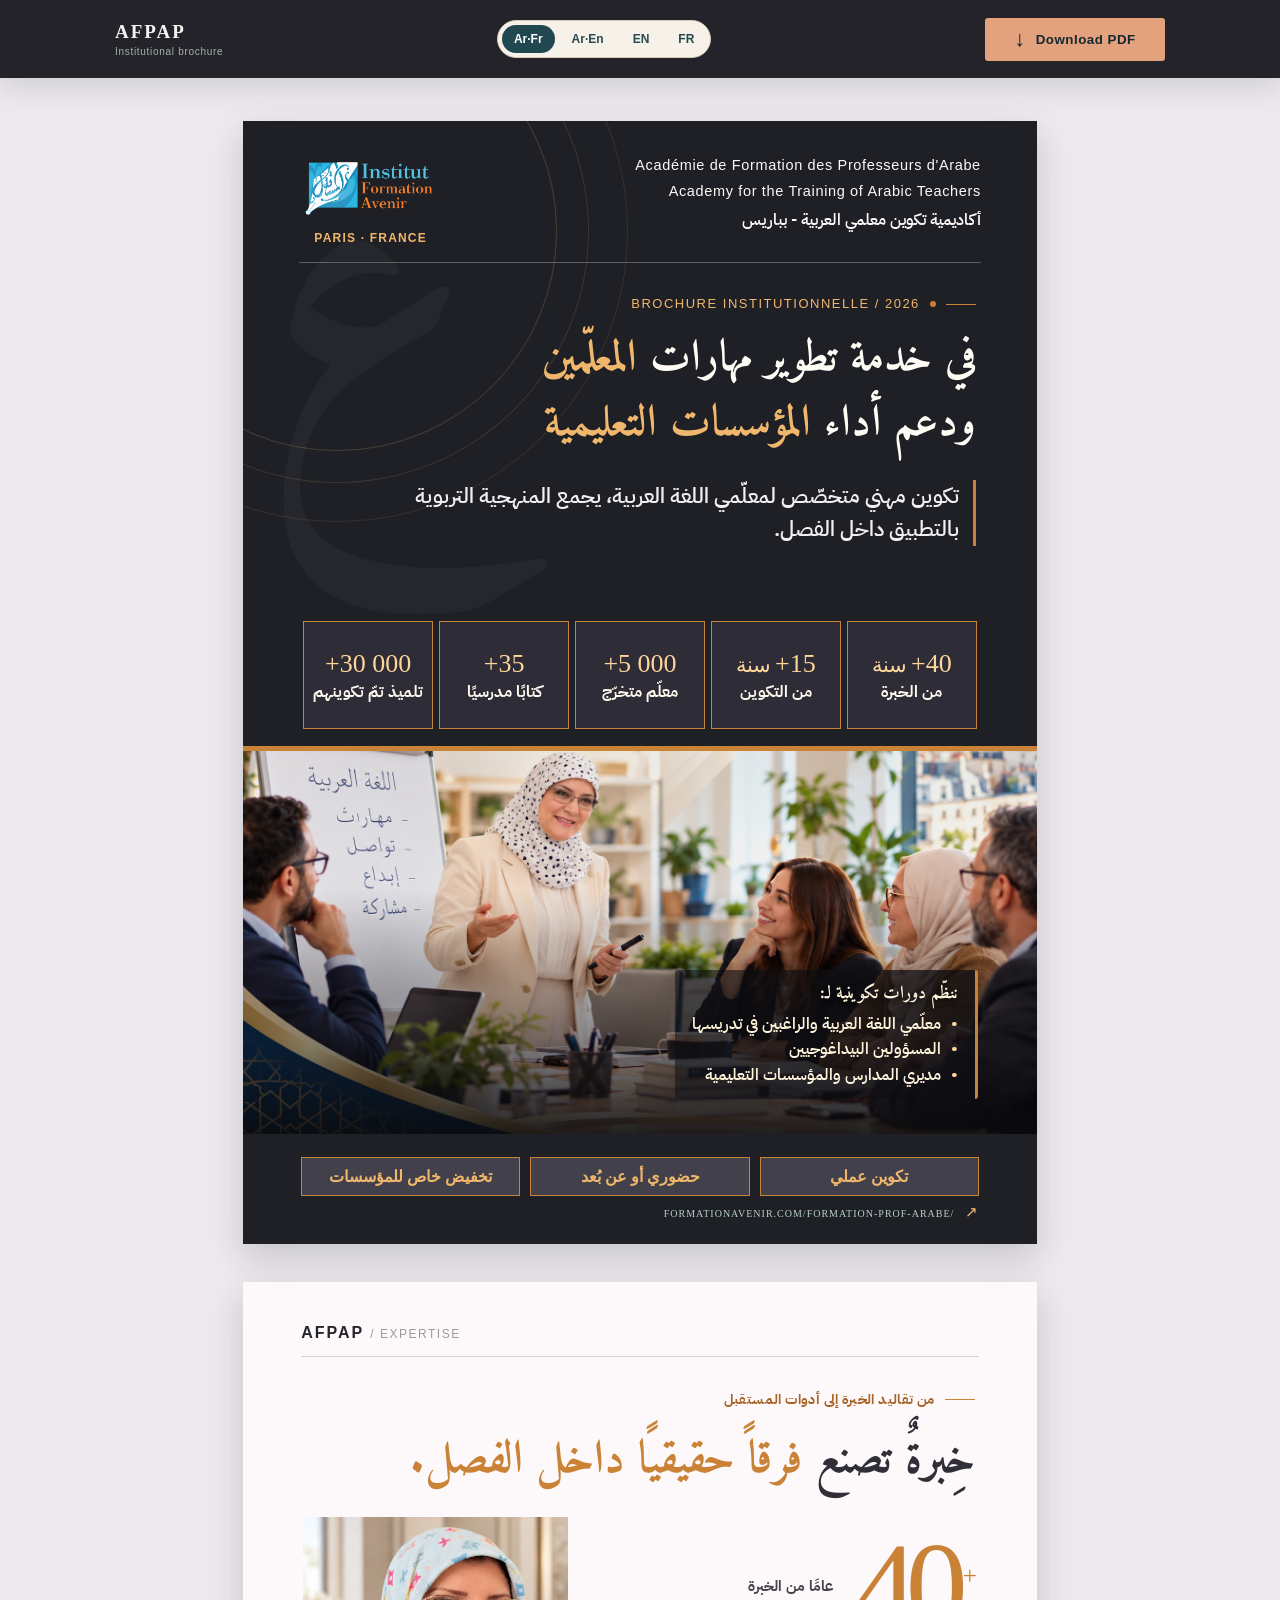
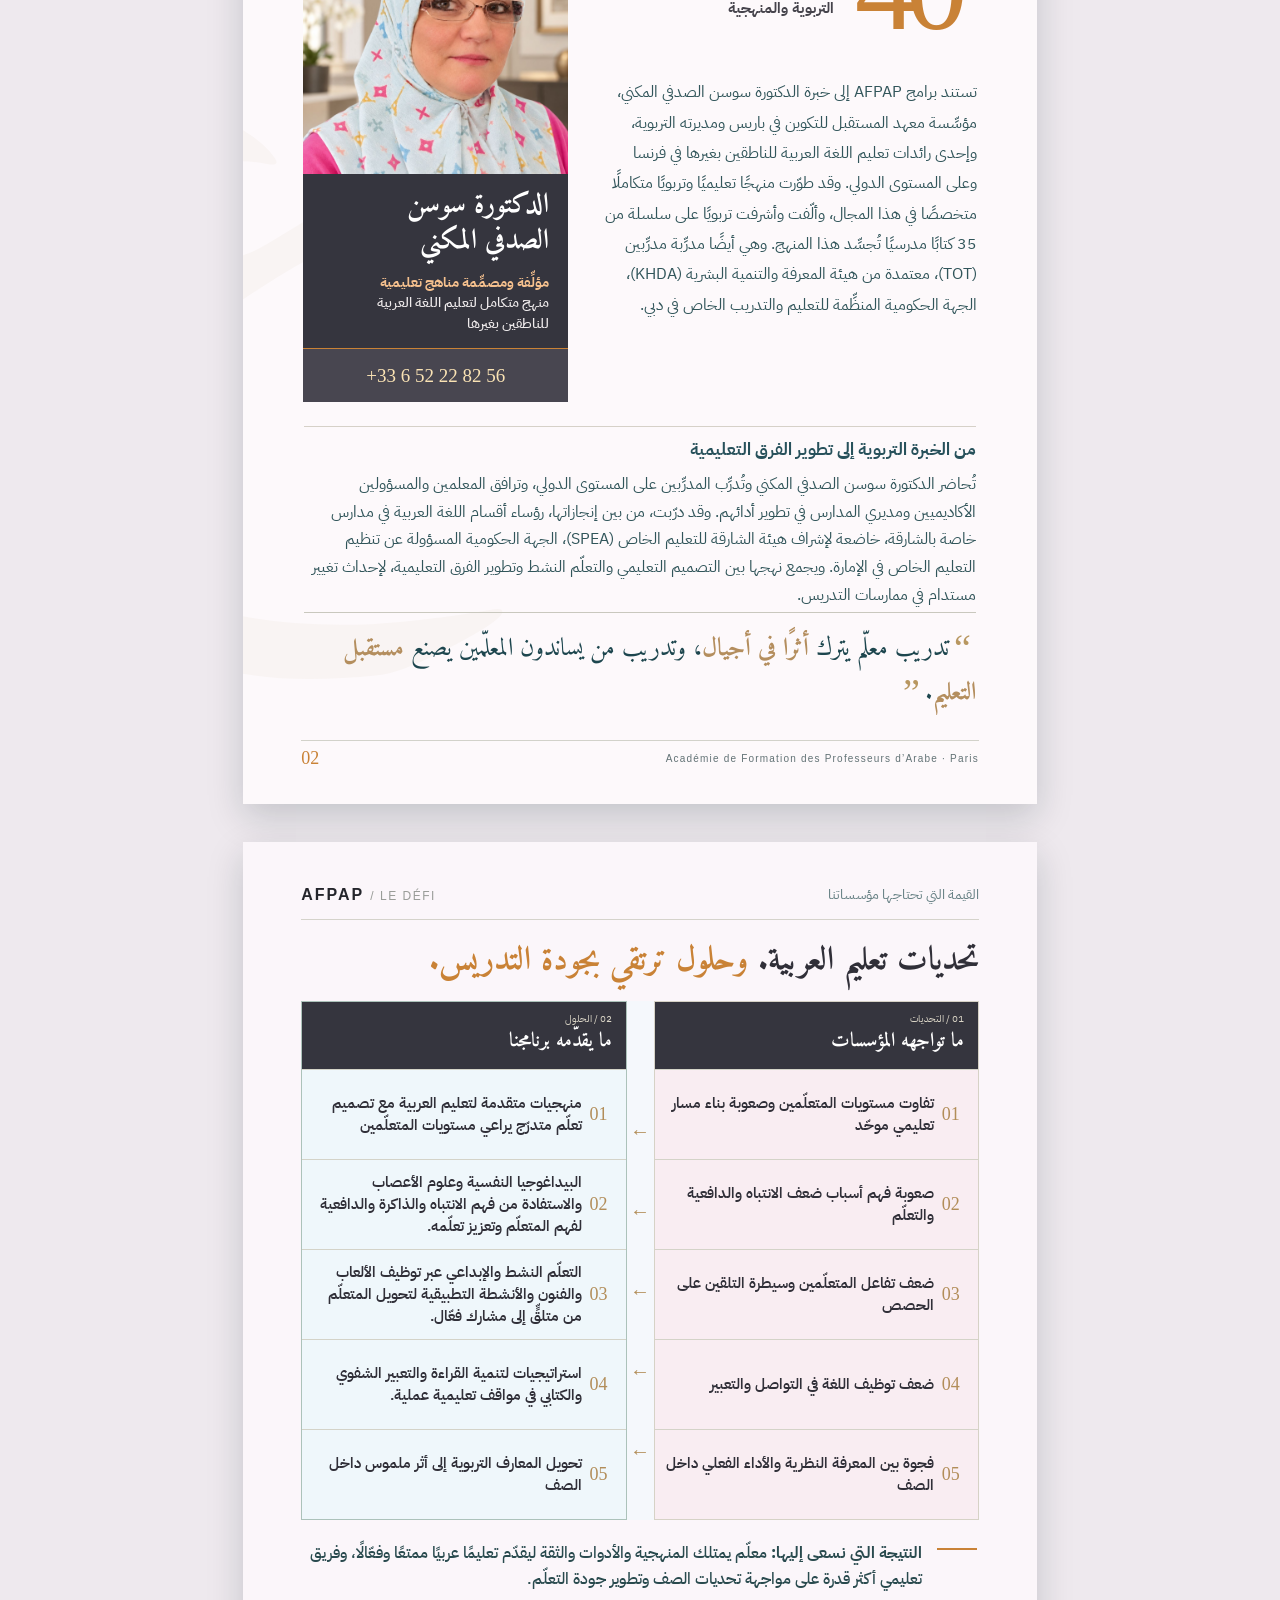
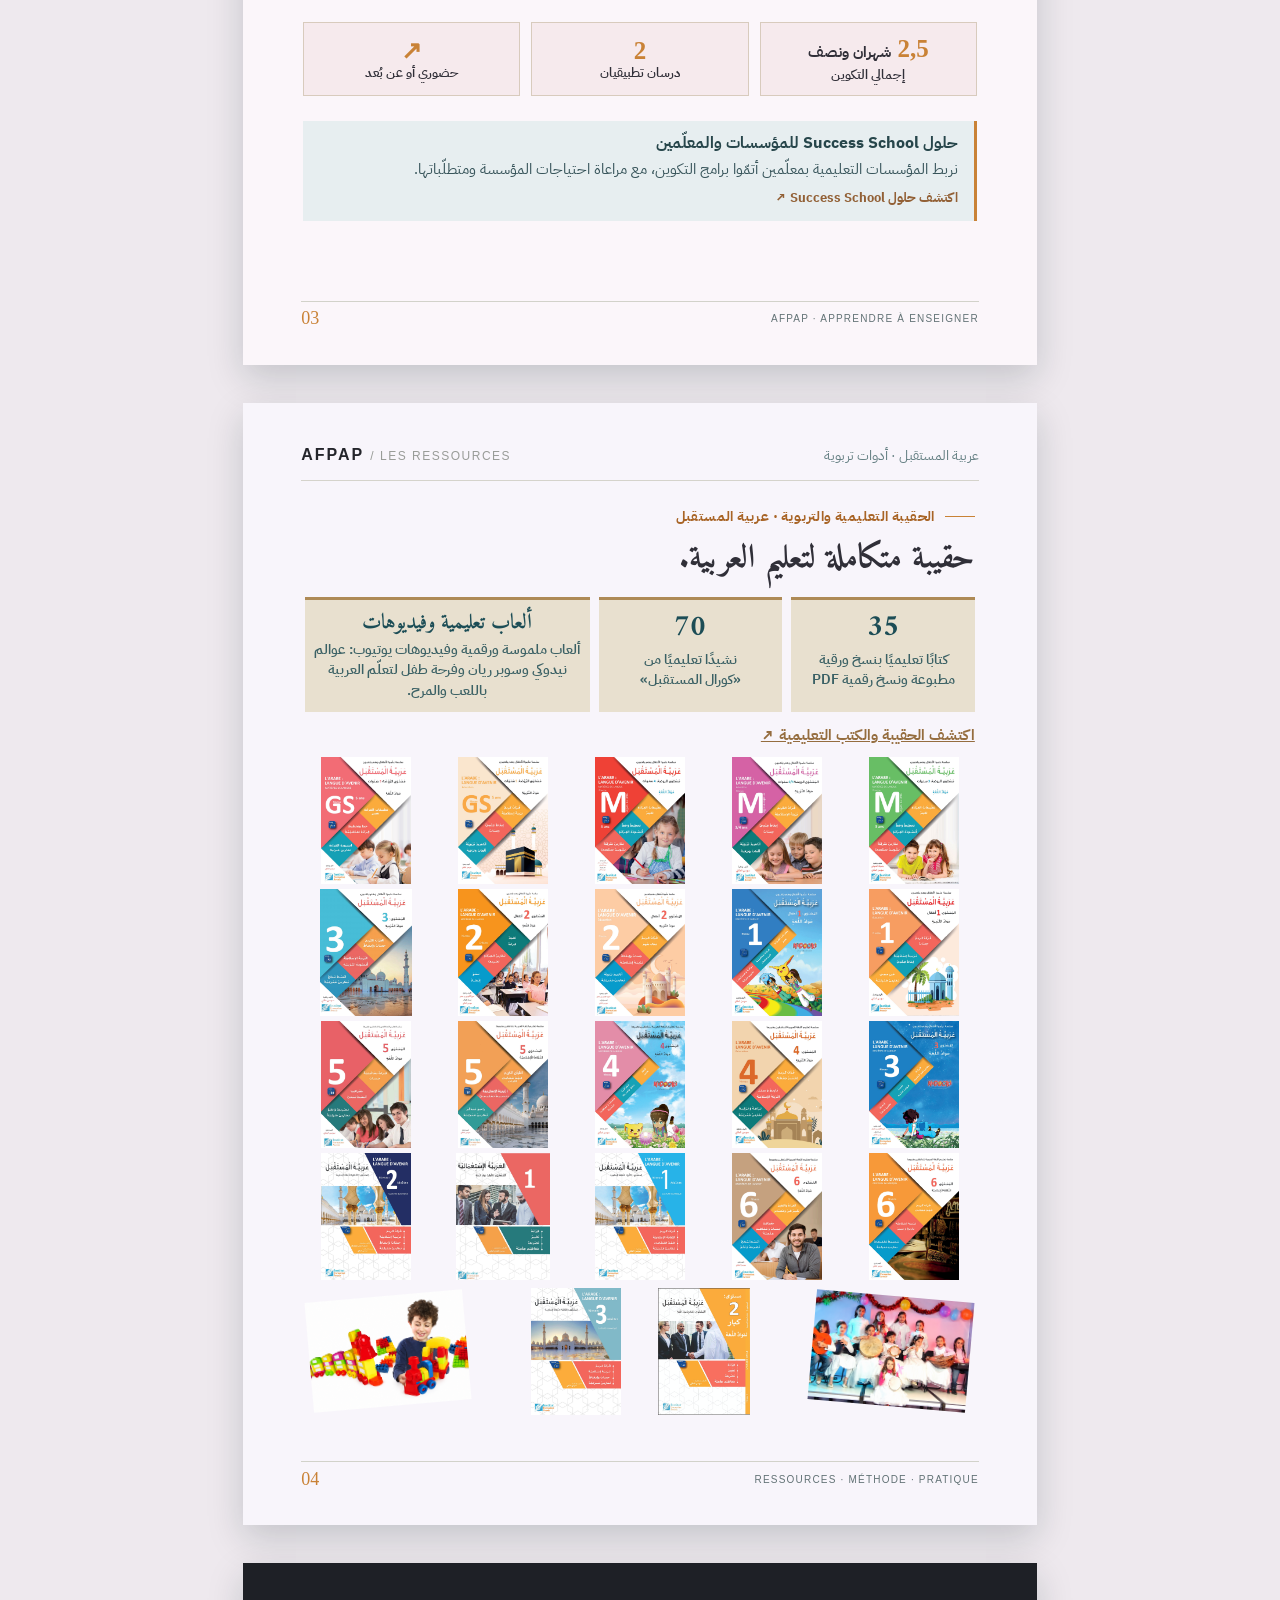
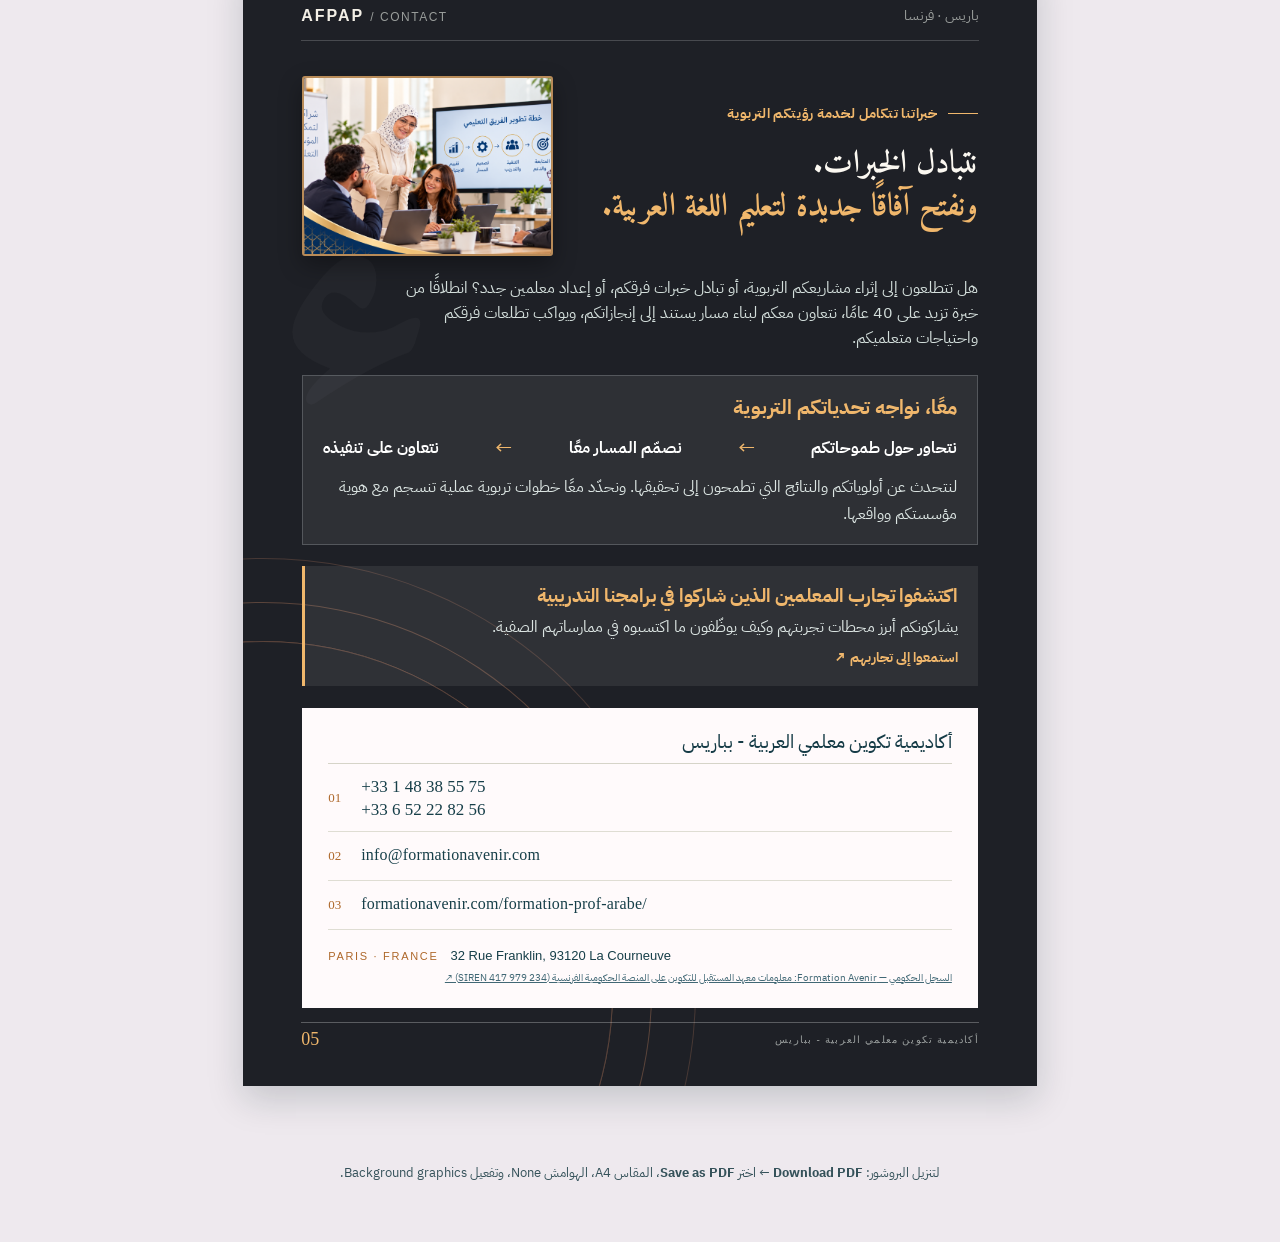
<file: index.html>
<!doctype html>
<html lang="ar" dir="rtl">
	<head>
		<meta charset="utf-8" />
		<meta name="viewport" content="width=device-width, initial-scale=1" />
		<meta name="theme-color" content="#102e38" />
		<meta
			name="description"
			content="البروشور المؤسسي لأكاديمية AFPAP لتكوين معلّمي اللغة العربية في فرنسا."
		/>
		<title>AFPAP-Brochure-AR-FR</title>
		<link rel="stylesheet" href="style.css" />
	</head>
	<body>
		<!-- واجهة مشاهدة فقط: لا تظهر في ملف PDF -->
		<header class="viewer-bar" dir="ltr">
			<div class="viewer-brand">
				<span
					><strong>AFPAP</strong
					><small>Institutional brochure</small></span
				>
			</div>
			<nav class="language-switcher" aria-label="Brochure editions"><a href="./" aria-current="page">Ar·Fr</a><a href="en/">Ar·En</a><a href="english/">EN</a><a href="fr/">FR</a></nav><div class="viewer-actions">
				<button class="download-btn" type="button" onclick="window.print()">
					<span aria-hidden="true">↓</span> Download PDF
				</button>
			</div>
		</header>
		<main class="brochure brochure--programme-merged brochure--institutions-merged brochure--pricing-hidden" aria-label="بروشور أكاديمية AFPAP">
			<!-- PAGE 1: COVER -->
			<section class="page cover" id="cover" aria-label="غلاف البروشور">
				<div class="cover-background-deco"></div>
				<header class="cover-topline">
          <div class="identity">
            <div class="identity-names">
              <span class="identity-name-fr" lang="fr">Académie de Formation des Professeurs d'Arabe</span>
              <span class="identity-name-en" lang="en">Academy for the Training of Arabic Teachers</span>
              <span class="identity-name-ar" lang="ar">أكاديمية تكوين معلمي العربية - بباريس</span>
            </div>
          </div>
          <div class="institutional-lockup">
            <span class="identity-mark"><img src="assets/ifa-logo-mark.png" alt="شعار الأكاديمية AFPAP" /></span>
            <span class="identity-location">PARIS · FRANCE</span>
          </div>
        </header>
				<div class="cover-intro">
					<span class="kicker kicker--white"
						><i></i> BROCHURE INSTITUTIONNELLE / 2026</span
					>
					<h1>في خدمة تطوير مهارات <em>المعلّمين</em><br />ودعم أداء <em>المؤسسات التعليمية</em></h1>
					<div class="cover-intro-bottom">
						<span class="vertical-rule"></span>
						<p>
							تكوين مهني متخصّص لمعلّمي اللغة العربية، يجمع المنهجية التربوية
							بالتطبيق داخل الفصل.
						</p>
					</div>
				</div>
                <div class="cover-proof" lang="ar" aria-label="مؤشرات الخبرة التربوية"><div><strong class="cover-proof-year"><span class="cover-proof-number">+40</span><small>سنة</small></strong><span>من الخبرة</span></div><div><strong class="cover-proof-year"><span class="cover-proof-number">+15</span><small>سنة</small></strong><span>من التكوين</span></div><div><strong dir="ltr">+5&nbsp;000</strong><span>معلّم متخرّج</span></div><div><strong>+35</strong><span>كتابًا مدرسيًا</span></div><div><strong dir="ltr">+30&nbsp;000</strong><span>تلميذ تمّ تكوينهم</span></div></div>
				<div
					class="cover-photo"
					role="img"
					aria-label="صورة توضيحية لورشة تكوين معلمين"
				>
					<div class="cover-photo-shade"></div>
					
					<div class="cover-photo-caption"><span class="caption-lead">ننظّم دورات تكوينية لـ:</span><ul class="caption-audiences"><li>معلّمي اللغة العربية والراغبين في تدريسها</li><li>المسؤولين البيداغوجيين</li><li>مديري المدارس والمؤسسات التعليمية</li></ul></div>
				</div>
				<footer class="cover-footer">
					<div class="cover-modes"><span class="cover-feature">تكوين عملي</span><span class="cover-feature">حضوري أو عن بُعد</span><span class="cover-feature">تخفيض خاص للمؤسسات</span></div>
					<a class="cover-web" href="https://www.formationavenir.com/formation-prof-arabe/">FORMATIONAVENIR.COM/FORMATION-PROF-ARABE/ <span>↗</span></a>
				</footer>
			</section>

			<!-- PAGE 2: EXPERTISE -->
			<section
				class="page expertise paper-page"
				id="expertise"
				aria-label="الخبرة التربوية"
			>
				<div class="edge-letter" aria-hidden="true">ع</div>
				<div class="page-head">
					<div class="page-head-brand">AFPAP <span> / EXPERTISE</span></div>
					<span class="page-head-series"></span>
				</div>
				<div class="expertise-title">
					<span class="kicker">من تقاليد الخبرة إلى أدوات المستقبل</span>
					<h2>خِبرةٌ تصنع <em>فرقاً حقيقيًا داخل الفصل.</em></h2>
				</div>
				<div class="expertise-stage">
					<div class="founder-panel">
						
						<div class="founder-image-placeholder founder-photo" role="img" aria-label="الصورة الرسمية للدكتورة سوسن الصدفي المكني"></div>
						<div class="founder-name">
							<strong>الدكتورة سوسن<br />الصدفي المكني</strong><span class="founder-role"><span class="role-lead">مؤلِّفة ومصمِّمة مناهج تعليمية</span><br /><span class="role-detail">منهج متكامل لتعليم اللغة العربية<br />للناطقين بغيرها</span></span>
						</div><a class="founder-contact" href="tel:+33652228256" dir="ltr">+33 6 52 22 82 56</a></div><div class="expertise-copy">
						<div class="large-fact">
							<span>+</span><strong>40</strong>
							<p>عامًا من الخبرة<br />التربوية والمنهجية</p>
						</div>
						<p class="expertise-emphasis">تستند برامج AFPAP إلى خبرة الدكتورة سوسن الصدفي المكني، مؤسِّسة معهد المستقبل للتكوين في باريس ومديرته التربوية، وإحدى رائدات تعليم اللغة العربية للناطقين بغيرها في فرنسا وعلى المستوى الدولي. وقد طوّرت منهجًا تعليميًا وتربويًا متكاملًا متخصصًا في هذا المجال، وألّفت وأشرفت تربويًا على سلسلة من 35 كتابًا مدرسيًا تُجسِّد هذا المنهج. وهي أيضًا مدرِّبة مدرِّبين (TOT)، معتمدة من هيئة المعرفة والتنمية البشرية (KHDA)، الجهة الحكومية المنظِّمة للتعليم والتدريب الخاص في دبي.</p>
						
					</div>
				</div>
				<div class="founder-extra" lang="ar"><strong>من الخبرة التربوية إلى تطوير الفرق التعليمية</strong><p>تُحاضر الدكتورة سوسن الصدفي المكني وتُدرِّب المدرِّبين على المستوى الدولي، وترافق المعلمين والمسؤولين الأكاديميين ومديري المدارس في تطوير أدائهم. وقد درّبت، من بين إنجازاتها، رؤساء أقسام اللغة العربية في مدارس خاصة بالشارقة، خاضعة لإشراف هيئة الشارقة للتعليم الخاص (SPEA)، الجهة الحكومية المسؤولة عن تنظيم التعليم الخاص في الإمارة. ويجمع نهجها بين التصميم التعليمي والتعلّم النشط وتطوير الفرق التعليمية، لإحداث تغيير مستدام في ممارسات التدريس.</p></div><div class="editorial-note"><p><span class="quote-mark quote-mark--inline" aria-hidden="true">“</span>تدريب معلّم يترك <strong>أثرًا في أجيال</strong>، وتدريب من يساندون المعلّمين يصنع <strong>مستقبل التعليم</strong>.<span class="quote-mark quote-mark--inline" aria-hidden="true">”</span></p></div>
				<footer class="page-foot">
					<span>Académie de Formation des Professeurs d’Arabe · Paris</span
					><span class="page-counter"></span>
				</footer>
			</section>

			<!-- PAGE 3: CHALLENGE TO OUTCOME -->
			<section
				class="page challenges paper-page challenges--merged"
				id="challenges"
				aria-label="تحديات التعليم"
			>
				<div class="page-head">
					<div class="page-head-brand">AFPAP <span> / LE DÉFI</span></div>
					<span class="page-head-series"
						>القيمة التي تحتاجها مؤسساتنا</span
					>
				</div>
				<div class="challenges-intro"><h2>تحديات تعليم العربية. <em>وحلول ترتقي بجودة التدريس.</em></h2></div><div class="transformation-map"><div class="map-col map-col--before"><div class="map-header"><small>01 / التحديات</small><strong>ما تواجهه المؤسسات</strong></div><div class="map-entry"><b>01</b><span>تفاوت مستويات المتعلّمين وصعوبة بناء مسار تعليمي موحّد</span></div><div class="map-entry"><b>02</b><span>صعوبة فهم أسباب ضعف الانتباه والدافعية والتعلّم</span></div><div class="map-entry"><b>03</b><span>ضعف تفاعل المتعلّمين وسيطرة التلقين على الحصص</span></div><div class="map-entry"><b>04</b><span>ضعف توظيف اللغة في التواصل والتعبير</span></div><div class="map-entry"><b>05</b><span>فجوة بين المعرفة النظرية والأداء الفعلي داخل الصف</span></div></div><div class="map-spine" aria-hidden="true"><span>←</span><span>←</span><span>←</span><span>←</span><span>←</span></div><div class="map-col map-col--after"><div class="map-header"><small>02 / الحلول</small><strong>ما يقدّمه برنامجنا</strong></div><div class="map-entry"><b>01</b><span>منهجيات متقدمة لتعليم العربية مع تصميم تعلّم متدرّج يراعي مستويات المتعلّمين</span></div><div class="map-entry"><b>02</b><span>البيداغوجيا النفسية وعلوم الأعصاب والاستفادة من فهم الانتباه والذاكرة والدافعية لفهم المتعلّم وتعزيز تعلّمه.</span></div><div class="map-entry"><b>03</b><span>التعلّم النشط والإبداعي عبر توظيف الألعاب والفنون والأنشطة التطبيقية لتحويل المتعلّم من متلقٍّ إلى مشارك فعّال.</span></div><div class="map-entry"><b>04</b><span>استراتيجيات لتنمية القراءة والتعبير الشفوي والكتابي في مواقف تعليمية عملية.</span></div><div class="map-entry"><b>05</b><span>تحويل المعارف التربوية إلى أثر ملموس داخل الصف</span></div></div></div><div class="challenges-bottom"><div class="horizontal-accent"></div><p><strong>النتيجة التي نسعى إليها:</strong> معلّم يمتلك المنهجية والأدوات والثقة ليقدّم تعليمًا عربيًا ممتعًا وفعّالًا، وفريق تعليمي أكثر قدرة على مواجهة تحديات الصف وتطوير جودة التعلّم.</p></div><div class="merged-programme-facts"><div><div class="fact-primary"><b>2,5</b><span>شهران ونصف</span></div><span class="fact-caption">إجمالي التكوين</span></div><div><b>2</b><span>درسان تطبيقيان</span></div><div><b>↗</b><span>حضوري أو عن بُعد</span></div></div><div class="challenges-success-school"><strong>حلول Success School للمؤسسات والمعلّمين</strong><p>نربط المؤسسات التعليمية بمعلّمين أتمّوا برامج التكوين، مع مراعاة احتياجات المؤسسة ومتطلّباتها.</p><a href="https://success-school.net/school-solutions/" target="_blank" rel="noopener">اكتشف حلول Success School ↗</a></div><footer class="page-foot">
					<span>AFPAP · APPRENDRE À ENSEIGNER</span
					><span class="page-counter"></span>
				</footer>
			</section>

			<!-- PAGE 4: PROGRAM -->
			<section class="page program" id="program" aria-label="برنامج مدته شهران ونصف">
				<div class="program-number-ghost" aria-hidden="true">2,5</div>
				<div class="page-head page-head--light">
					<div class="page-head-brand">AFPAP <span>/ LE PROGRAMME</span></div>
					<span class="page-head-series">التكوين المهني</span>
				</div>
				<div class="program-heading">
					<span class="kicker kicker--white"
						>التكوين من المعرفة إلى الممارسة</span
					>
					<h2>شهران ونصف.<br /><em>ورشات تطبيقية.</em><br />أثرٌ في كل حصة.</h2>
					<p>
						برنامج متخصص يربط أسس التربية الحديثة بمنهجية تدريس العربية للناطقين
						بغيرها، ويمنح كل مشارك فرصة تطبيق ما يتعلمه.
					</p>
				</div>
				<div class="curriculum-list">
					<article class="curriculum-item">
						<span>01</span>
						<div>
							<strong>منهجية تدريس اللغة العربية</strong>
							<p>بناء الحصة، وتسلسل المهارات، والتدرّج في تقديم المفاهيم.</p>
						</div>
					</article>
					<article class="curriculum-item">
						<span>02</span>
						<div>
							<strong>البيداغوجيا وعلم النفس التربوي</strong>
							<p>فهم احتياجات المتعلمين والفروق الفردية وتحفيز التفاعل.</p>
						</div>
					</article>
					<article class="curriculum-item">
						<span>03</span>
						<div>
							<strong>الكفايات اللغوية وأدوات الشرح</strong>
							<p>توظيف المعرفة اللغوية والترجمة عند الحاجة لتبسيط المحتوى.</p>
						</div>
					</article>
					<article class="curriculum-item">
						<span>04</span>
						<div>
							<strong>الأنشطة والوسائل التعليمية</strong>
							<p>إدارة التفاعل وتوظيف الألعاب والموارد والتمارين التربوية.</p>
						</div>
					</article>
					<article class="curriculum-item curriculum-item--highlight">
						<span>05</span>
						<div>
							<strong>التكوين التطبيقي: درسان مصغّران</strong>
							<p>
								يقدّم كل مشارك درسين عمليين ليختبر تقديم الحصة ومهاراته
								التدريسية.
							</p>
						</div>
					</article>
				</div>
				<div class="program-footerline">
					<span><b>شهران ونصف</b> إجمالي التكوين</span
					><span><b>2</b> درسان تطبيقيان</span
					><span><b>↗</b> حضوري أو عن بُعد</span>
				</div>
				<footer class="page-foot page-foot--light">
					<span>FORMATION DES PROFESSEURS D'ARABE</span
					><span class="page-counter"></span>
				</footer>
			</section>

			<!-- PAGE 5: TEACHING RESOURCES -->
			<section
				class="page resources paper-page"
				id="resources"
				aria-label="المنهجية والموارد"
			>
				<div class="page-head">
					<div class="page-head-brand">AFPAP <span>/ LES RESSOURCES</span></div>
					<span class="page-head-series">عربية المستقبل · أدوات تربوية</span>
				</div>
				<div class="resources-intro"><span class="kicker">الحقيبة التعليمية والتربوية · عربية المستقبل</span><h2>حقيبة متكاملة لتعليم العربية.</h2><div class="kit-facts"><div><strong>35</strong><span>كتابًا تعليميًا بنسخ ورقية مطبوعة ونسخ رقمية PDF</span></div><div><strong>70</strong><span>نشيدًا تعليميًا من<br />«كورال المستقبل»</span></div><div><strong>ألعاب تعليمية وفيديوهات</strong><span>ألعاب ملموسة ورقمية وفيديوهات يوتيوب: عوالم نيدوكي وسوبر ريان وفرحة طفل لتعلّم العربية باللعب والمرح.</span></div></div><a class="resource-link" href="https://www.formationavenir.com/nos-manuels-scolaires/">اكتشف الحقيبة والكتب التعليمية ↗</a></div>
				<div class="resource-books resource-books--gallery" aria-label="أغلفة الكتب التعليمية الاثنان والعشرون"><div class="resources-book-main">
<div class="resource-book-cover collection-cover--01" role="img" aria-label="غلاف الكتاب 1"></div>
<div class="resource-book-cover collection-cover--02" role="img" aria-label="غلاف الكتاب 2"></div>
<div class="resource-book-cover collection-cover--03" role="img" aria-label="غلاف الكتاب 3"></div>
<div class="resource-book-cover collection-cover--04" role="img" aria-label="غلاف الكتاب 4"></div>
<div class="resource-book-cover collection-cover--05" role="img" aria-label="غلاف الكتاب 5"></div>
<div class="resource-book-cover collection-cover--06" role="img" aria-label="غلاف الكتاب 6"></div>
<div class="resource-book-cover collection-cover--07" role="img" aria-label="غلاف الكتاب 7"></div>
<div class="resource-book-cover collection-cover--08" role="img" aria-label="غلاف الكتاب 8"></div>
<div class="resource-book-cover collection-cover--09" role="img" aria-label="غلاف الكتاب 9"></div>
<div class="resource-book-cover collection-cover--10" role="img" aria-label="غلاف الكتاب 10"></div>
<div class="resource-book-cover collection-cover--11" role="img" aria-label="غلاف الكتاب 11"></div>
<div class="resource-book-cover collection-cover--12" role="img" aria-label="غلاف الكتاب 12"></div>
<div class="resource-book-cover collection-cover--13" role="img" aria-label="غلاف الكتاب 13"></div>
<div class="resource-book-cover collection-cover--14" role="img" aria-label="غلاف الكتاب 14"></div>
<div class="resource-book-cover collection-cover--15" role="img" aria-label="غلاف الكتاب 15"></div>
<div class="resource-book-cover collection-cover--16" role="img" aria-label="غلاف الكتاب 16"></div>
<div class="resource-book-cover collection-cover--17" role="img" aria-label="غلاف الكتاب 17"></div>
<div class="resource-book-cover collection-cover--18" role="img" aria-label="غلاف الكتاب 18"></div>
<div class="resource-book-cover collection-cover--19" role="img" aria-label="غلاف الكتاب 19"></div>
<div class="resource-book-cover collection-cover--20" role="img" aria-label="غلاف الكتاب 20"></div>
</div><div class="resources-gallery-last"><div class="resources-side-art resources-side-art--songs" role="img" aria-label="صورة أناشيد كورال المستقبل"></div><div class="resources-final-books"><div class="resource-book-cover collection-cover--21" role="img" aria-label="غلاف الكتاب 21"></div><div class="resource-book-cover collection-cover--22" role="img" aria-label="غلاف الكتاب 22"></div></div><div class="resources-side-art resources-side-art--game" role="img" aria-label="صورة لعبة فرحة طفل"></div></div></div>
				</div>
				
				<footer class="page-foot">
					<span>RESSOURCES · MÉTHODE · PRATIQUE</span
					><span class="page-counter"></span>
				</footer>
			</section>
			<!-- PAGE 6: INSTITUTIONAL OFFER -->
			<section
				class="page institutions paper-page"
				id="institutions"
				aria-label="عرض المؤسسات"
			>
				<div class="page-head">
					<div class="page-head-brand">
						AFPAP <span>/ POUR LES ÉTABLISSEMENTS</span>
					</div>
					<span class="page-head-series">تكوين الفرق التعليمية</span>
				</div>
				<div class="institutions-hero">
					<div class="institutions-hero-copy">
						<span class="kicker">عرض مخصص للمؤسسات التعليمية</span>
						<h2>
							لا نكوّن معلّمًا<br />فقط؛ <em>نطوّر<br />فريقًا كاملًا.</em>
						</h2>
						<p>
							للمدارس والجمعيات والمعاهد التي تريد رفع كفاءة معلّمي العربية
							الحاليين أو إعداد معلّمين جدد بمنهجية واضحة ومشتركة.
						</p>
					</div>
					<div class="institution-image">
						<img
							src="assets/institution-team-demo.webp"
							alt="صورة توضيحية لفريق تربوي في جلسة تخطيط"
						/><span>التطوير يبدأ من الفريق</span>
					</div>
				</div>
				<div class="institution-benefits">
					<div>
						<span>01</span><strong>تكوين جماعي</strong>
						<p>تكوين فريق المعلمين وفق احتياجات المؤسسة.</p>
					</div>
					<div>
						<span>02</span><strong>تطبيق تربوي</strong>
						<p>تطبيق عملي مع موارد تعليمية ومرافقة بحسب العرض المتفق عليه.</p>
					</div>
					<div>
						<span>03</span><strong>تخفيض مالي للمؤسسات</strong>
						<p>تخفيضات خاصة للمؤسسات التعليمية، مع إمكانية التقسيط على أربع دفعات.</p>
					</div>
				</div>
				<div class="institution-process">
					<span class="process-label">كيف تبدأ الشراكة؟</span>
					<div>
						<b>نحدّد الاحتياج</b><i>←</i><b>نجمع عدد المشاركين</b><i>←</i
						><b>نبدأ التكوين</b>
					</div>
					<p class="secondary-contact">للتواصل: <a href="tel:+33148385575" dir="ltr">+33 1 48 38 55 75</a> <span class="contact-separator">·</span> <a href="tel:+33652228256" dir="ltr">+33 6 52 22 82 56</a></p>
				</div>
				<div class="institution-cta school-solutions"><strong>حلول Success School للمؤسسات والمعلّمين</strong><div class="solutions-description"><h3>توظيف معلّمين مؤهّلين</h3><p>نساعد المدارس والمعاهد والمؤسسات التعليمية في العثور على معلّمي لغة عربية مؤهّلين، من خلال ربطها بمعلّمين أتمّوا برامج التكوين، مع مراعاة احتياجات كل مؤسسة ومتطلّباتها.</p></div><a href="https://success-school.net/school-solutions/">اكتشف حلول Success School بالتفصيل ↗</a></div>
				<footer class="page-foot">
					<span>UNE FORMATION · UNE ÉQUIPE · UN IMPACT</span
					><span class="page-counter"></span>
				</footer>
			</section>

			<!-- PAGE 7: PRICE -->
			<section
				class="page pricing paper-page"
				id="pricing"
				aria-label="أسعار المؤسسات"
			>
				<div class="page-head">
					<div class="page-head-brand">
						AFPAP <span>/ TARIFS INSTITUTIONS</span>
					</div>
					<span class="page-head-series">عرض التسجيل الجماعي</span>
				</div>
				<div class="pricing-heading">
					<span class="kicker">أسعار التكوين للمؤسسات التعليمية</span>
					<h2>كلما كبر عدد المتأهلين،<br /><em>أصبح السعر أوفر.</em></h2>
					<p>
						هذه الأسعار مخصّصة للمؤسسات التعليمية، وتُحتسب لكل مشارك من المؤسسة نفسها، مع إمكانية السداد على
						أربع دفعات.
					</p>
				</div>
				<div
					class="price-grid"
					role="table"
					aria-label="أسعار تكوين معلمي العربية للمؤسسات"
				>
					<div class="price-row price-header" role="row">
						<div role="columnheader">عدد المشاركين</div>
						<div role="columnheader">سعر الشخص</div>
						<div role="columnheader" class="installment-header">أربع دفعات</div>
					</div>
					<div class="price-row" role="row">
						<div role="cell"><strong>1–3</strong><small>مشاركين</small></div>
						<div role="cell">
							<strong>880 <span>€</span></strong>
						</div>
						<div role="cell">4 × <b>220 €</b></div>
					</div>
					<div class="price-row" role="row">
						<div role="cell"><strong>4</strong><small>مشاركين</small></div>
						<div role="cell">
							<strong>800 <span>€</span></strong>
						</div>
						<div role="cell">4 × <b>200 €</b></div>
					</div>
					<div class="price-row" role="row">
						<div role="cell"><strong>5</strong><small>مشاركين</small></div>
						<div role="cell">
							<strong>700 <span>€</span></strong>
						</div>
						<div role="cell">4 × <b>175 €</b></div>
					</div>
					<div class="price-row price-row--feature" role="row">
						<div role="cell">
							<strong>6+</strong><small>مشاركين أو أكثر</small>
						</div>
						<div role="cell">
							<strong>600 <span>€</span></strong>
						</div>
						<div role="cell">4 × <b>150 €</b></div>
					</div>
				</div>
				<div class="pricing-feature">
					<span class="pricing-asterisk">↗</span>
					<div>
						<strong>حتى 280 € أقل لكل مشارك</strong>
						<p>
							مقارنة بسعر فئة 1–3 عند تسجيل ستة مشاركين أو أكثر من المؤسسة
							نفسها.
						</p>
					</div>
				</div>
				
				<footer class="page-foot">
					<span>INVESTIR DANS VOS ENSEIGNANTS</span
					><span class="page-counter"></span>
				</footer>
			</section>

			<!-- PAGE 8: CONTACT -->
			<section
				class="page contact"
				id="contact"
				aria-label="التواصل مع الأكاديمية"
			>
				<div class="contact-arc" aria-hidden="true"></div>
				<div class="contact-decoration" aria-hidden="true">ء</div>
				<header class="page-head page-head--light">
					<div class="page-head-brand">AFPAP <span>/ CONTACT</span></div>
					<span class="page-head-series">باريس · فرنسا</span>
				</header>
				<div class="contact-heading"><div class="contact-hero-copy"><span class="kicker kicker--white">خبراتنا تتكامل لخدمة رؤيتكم التربوية</span><h2>نتبادل الخبرات.<br /><em>ونفتح آفاقًا جديدة لتعليم اللغة العربية.</em></h2></div><div class="contact-team-photo"><img src="assets/institution-team-demo.webp" alt="فريق معلّمي العربية في جلسة عمل" /></div><p>هل تتطلعون إلى إثراء مشاريعكم التربوية، أو تبادل خبرات فرقكم، أو إعداد معلمين جدد؟ انطلاقًا من خبرة تزيد على 40 عامًا، نتعاون معكم لبناء مسار يستند إلى إنجازاتكم، ويواكب تطلعات فرقكم واحتياجات متعلميكم.</p></div><div class="contact-partnership-process"><strong>معًا، نواجه تحدياتكم التربوية</strong><div class="partnership-steps"><b>نتحاور حول طموحاتكم</b><i>←</i><b>نصمّم المسار معًا</b><i>←</i><b>نتعاون على تنفيذه</b></div><p>لنتحدث عن أولوياتكم والنتائج التي تطمحون إلى تحقيقها. ونحدّد معًا خطوات تربوية عملية تنسجم مع هوية مؤسستكم وواقعها.</p></div><div class="contact-testimonials"><strong>اكتشفوا تجارب المعلمين الذين شاركوا في برامجنا التدريبية</strong><p>يشاركونكم أبرز محطات تجربتهم وكيف يوظّفون ما اكتسبوه في ممارساتهم الصفية.</p><a href="https://www.formationavenir.com/formation-prof-arabe/#temoignages" target="_blank" rel="noopener">استمعوا إلى تجاربهم ↗</a></div><div class="contact-card contact-card--two-phones">
					<div class="contact-card-top"><span class="brand-small" lang="ar">أكاديمية تكوين معلمي العربية - بباريس</span></div>
					<div class="contact-line contact-phones" dir="ltr"><span>01</span><div class="contact-phone-numbers"><a href="tel:+33148385575">+33 1 48 38 55 75</a><a href="tel:+33652228256">+33 6 52 22 82 56</a></div></div>
					<a class="contact-line" href="mailto:info@formationavenir.com" dir="ltr"><span>02</span><strong>info@formationavenir.com</strong></a>
					<a class="contact-line website-line" href="https://www.formationavenir.com/formation-prof-arabe/" target="_blank" rel="noopener" dir="ltr"><span>03</span><strong>formationavenir.com/formation-prof-arabe/</strong></a>
					<div class="contact-address"><div class="contact-address-heading"><span>PARIS · FRANCE</span><strong>32 Rue Franklin, 93120 La Courneuve</strong></div><a class="legal-register" href="https://annuaire-entreprises.data.gouv.fr/entreprise/formation-avenir-417979234">السجل الحكومي — Formation Avenir: معلومات معهد المستقبل للتكوين على المنصة الحكومية الفرنسية (SIREN 417 979 234) ↗</a></div>
				</div>
				<footer class="page-foot page-foot--light">
					<span>أكاديمية تكوين معلمي العربية - بباريس</span
					><span class="page-counter"></span>
				</footer>
			</section>
		</main>
		<div class="screen-help">
			لتنزيل البروشور: <strong>Download PDF</strong> ← اختر
			<strong>Save as PDF</strong>، المقاس A4، الهوامش None، وتفعيل Background
			graphics.
		</div>
	</body>
</html>
</file>
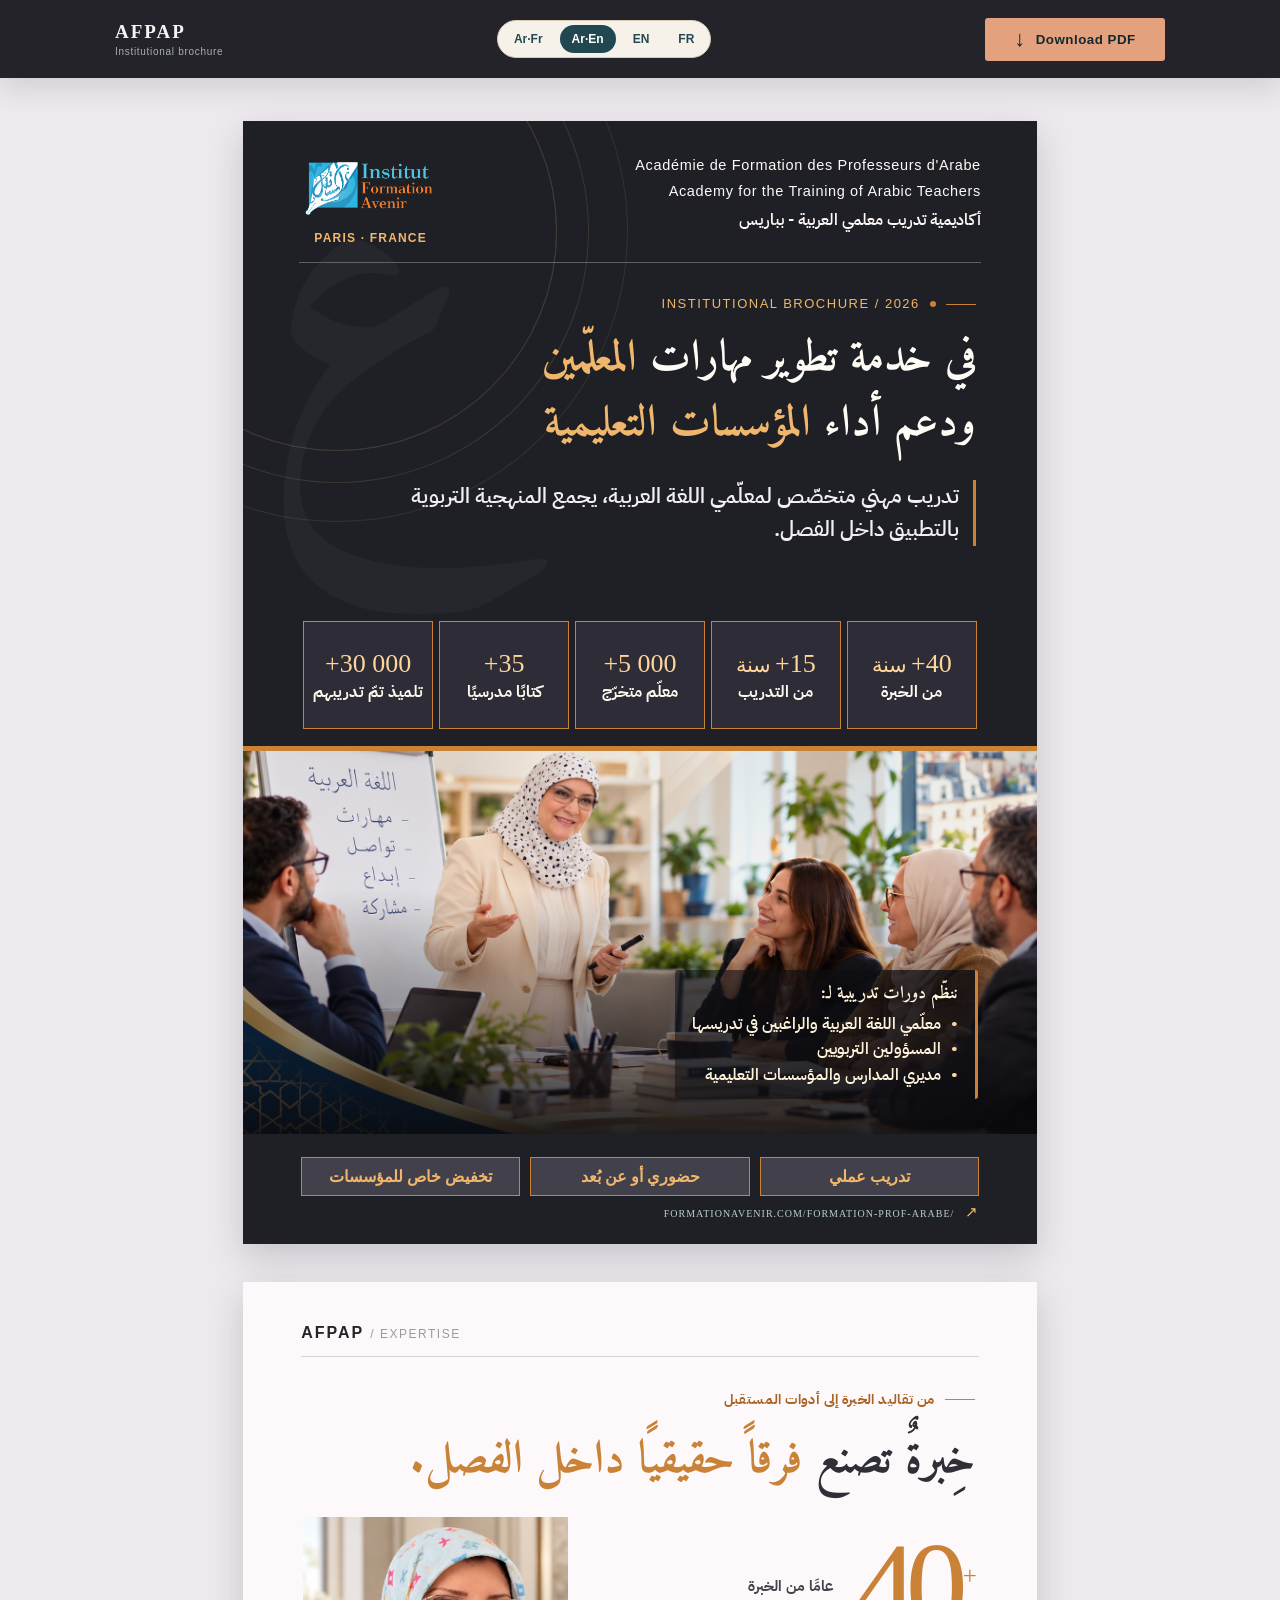
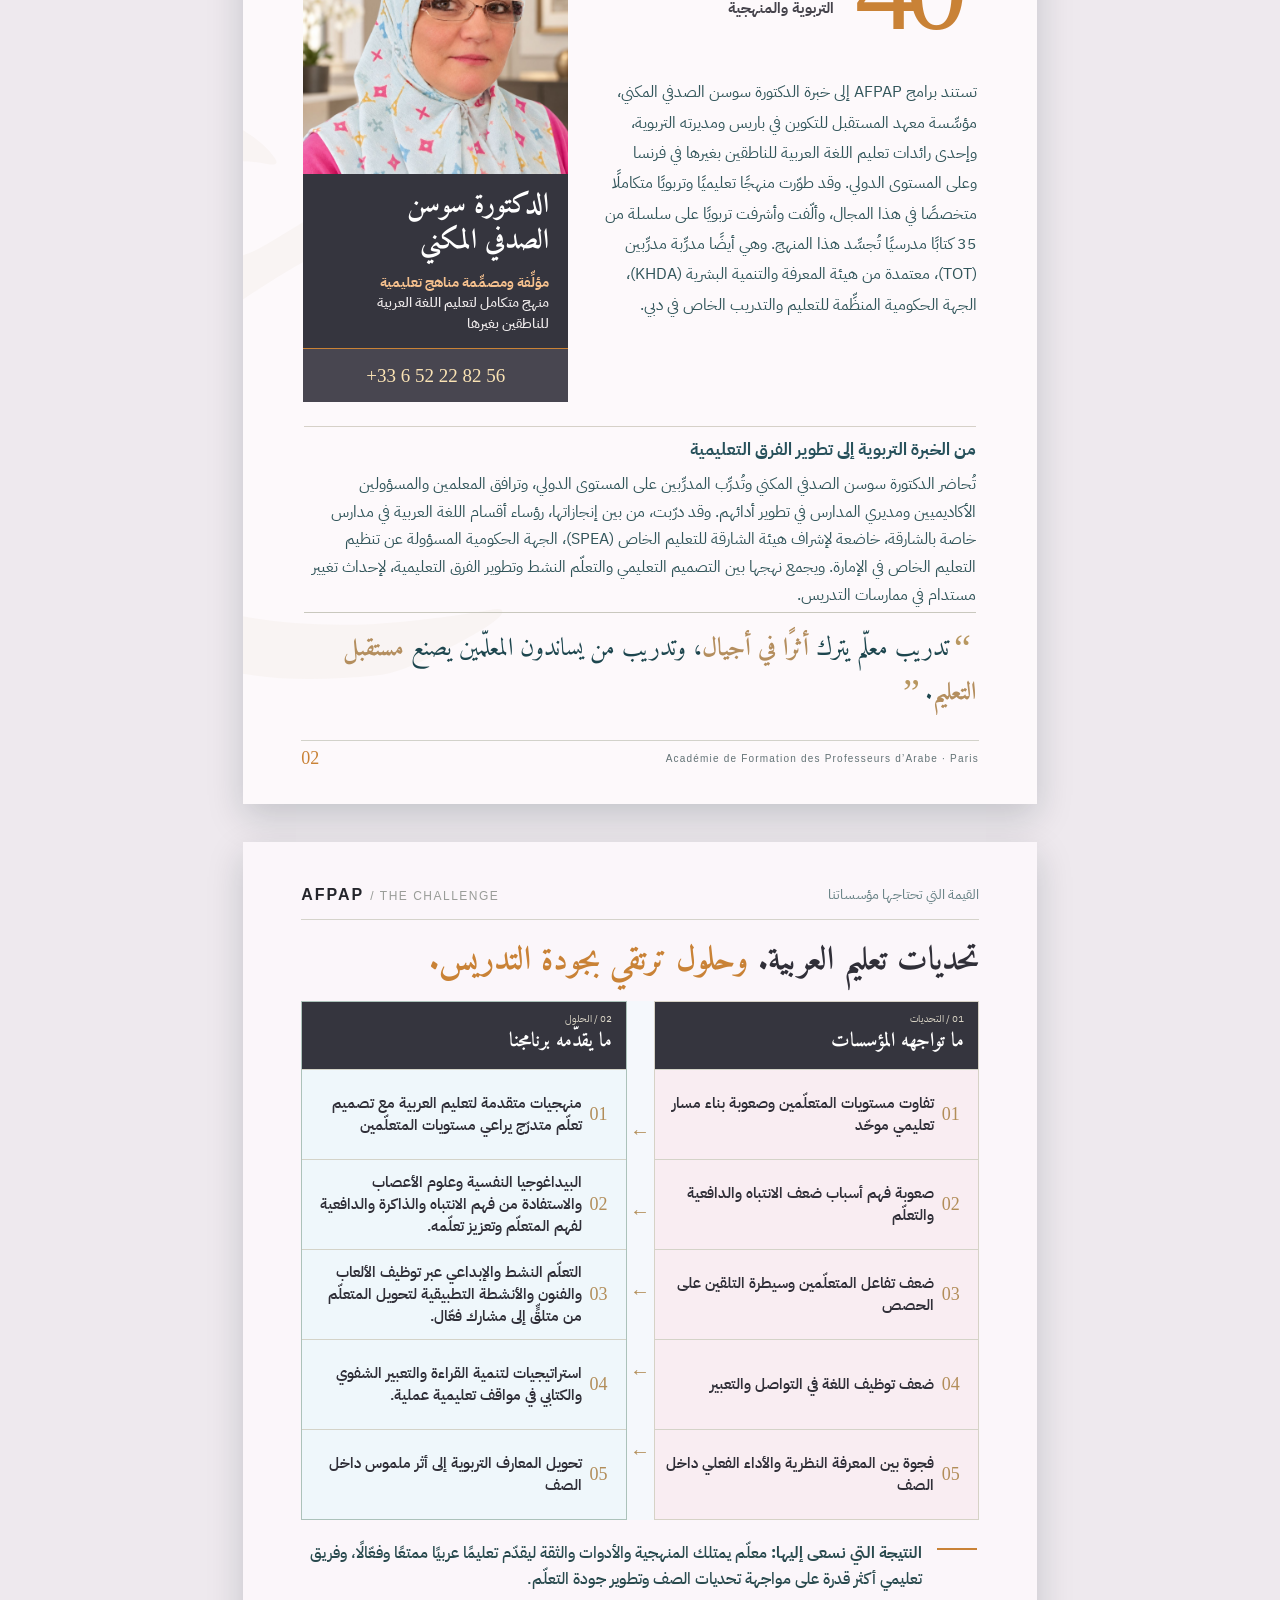
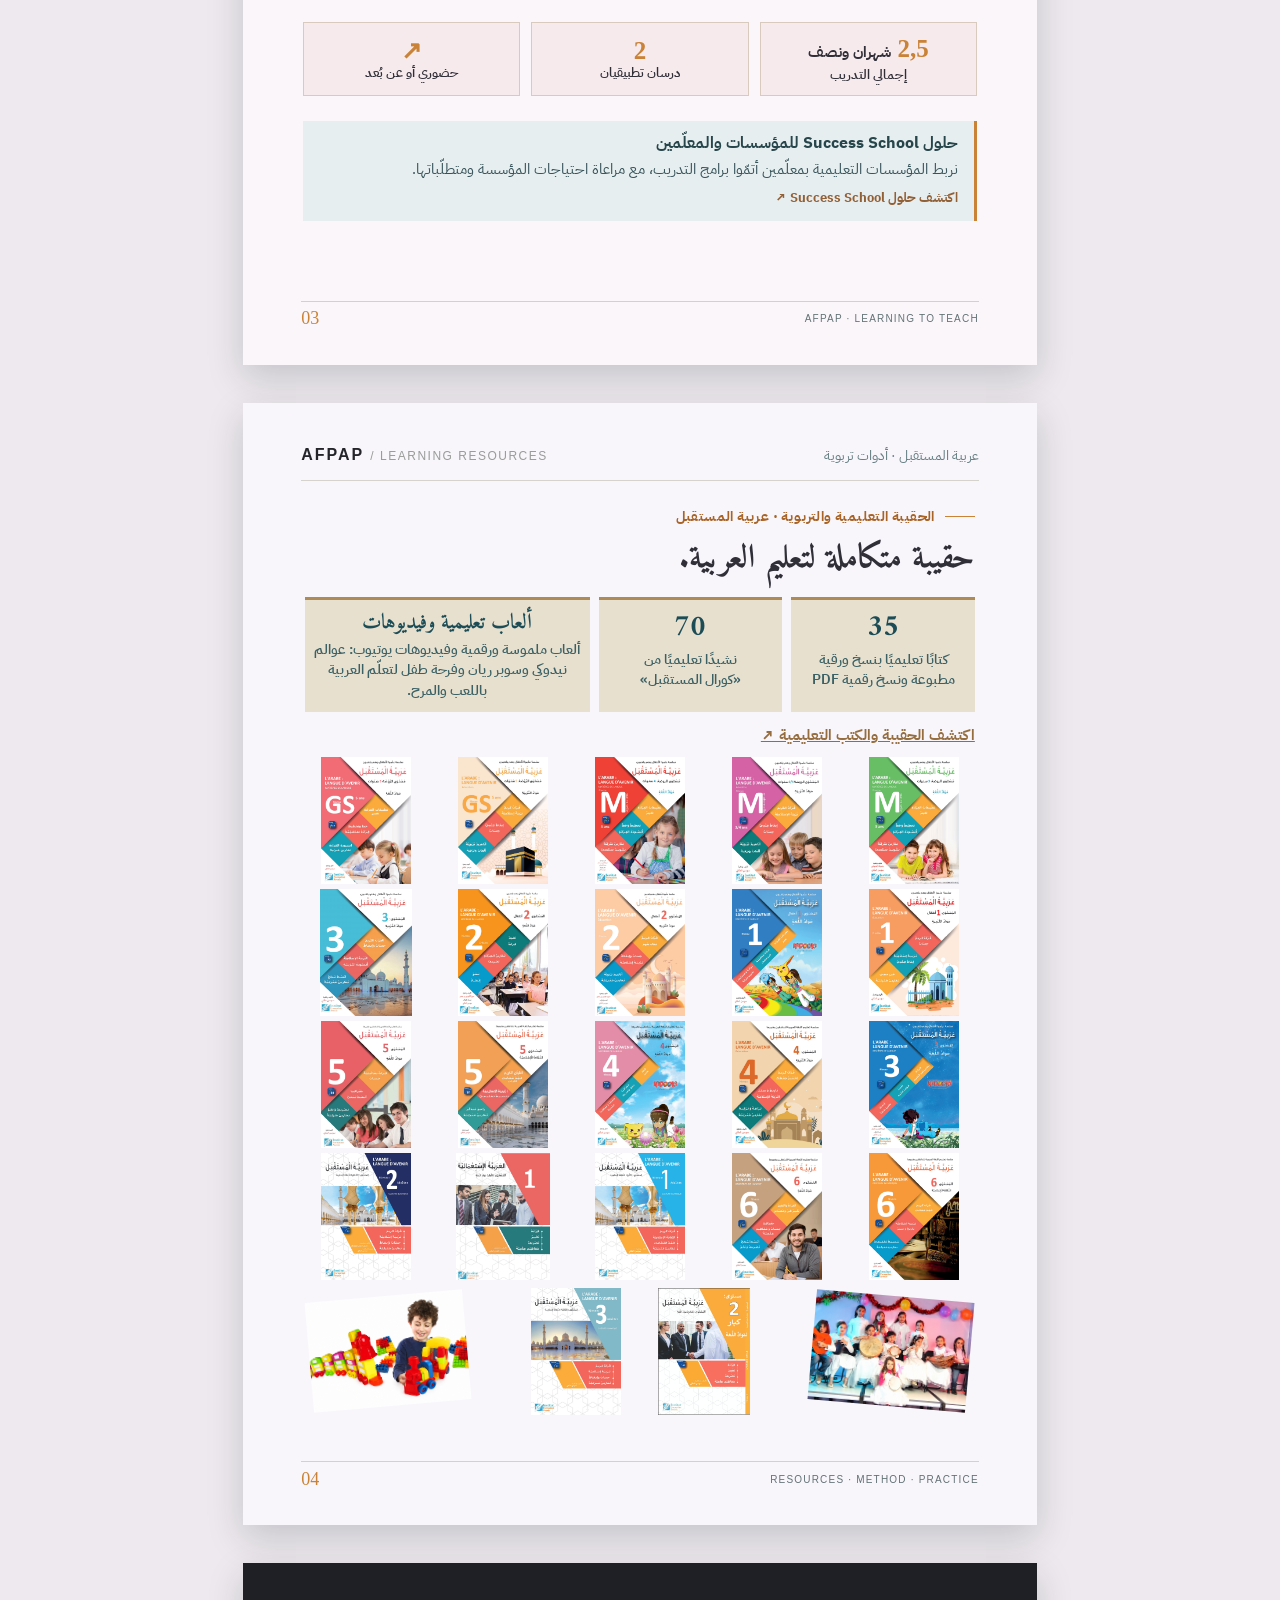
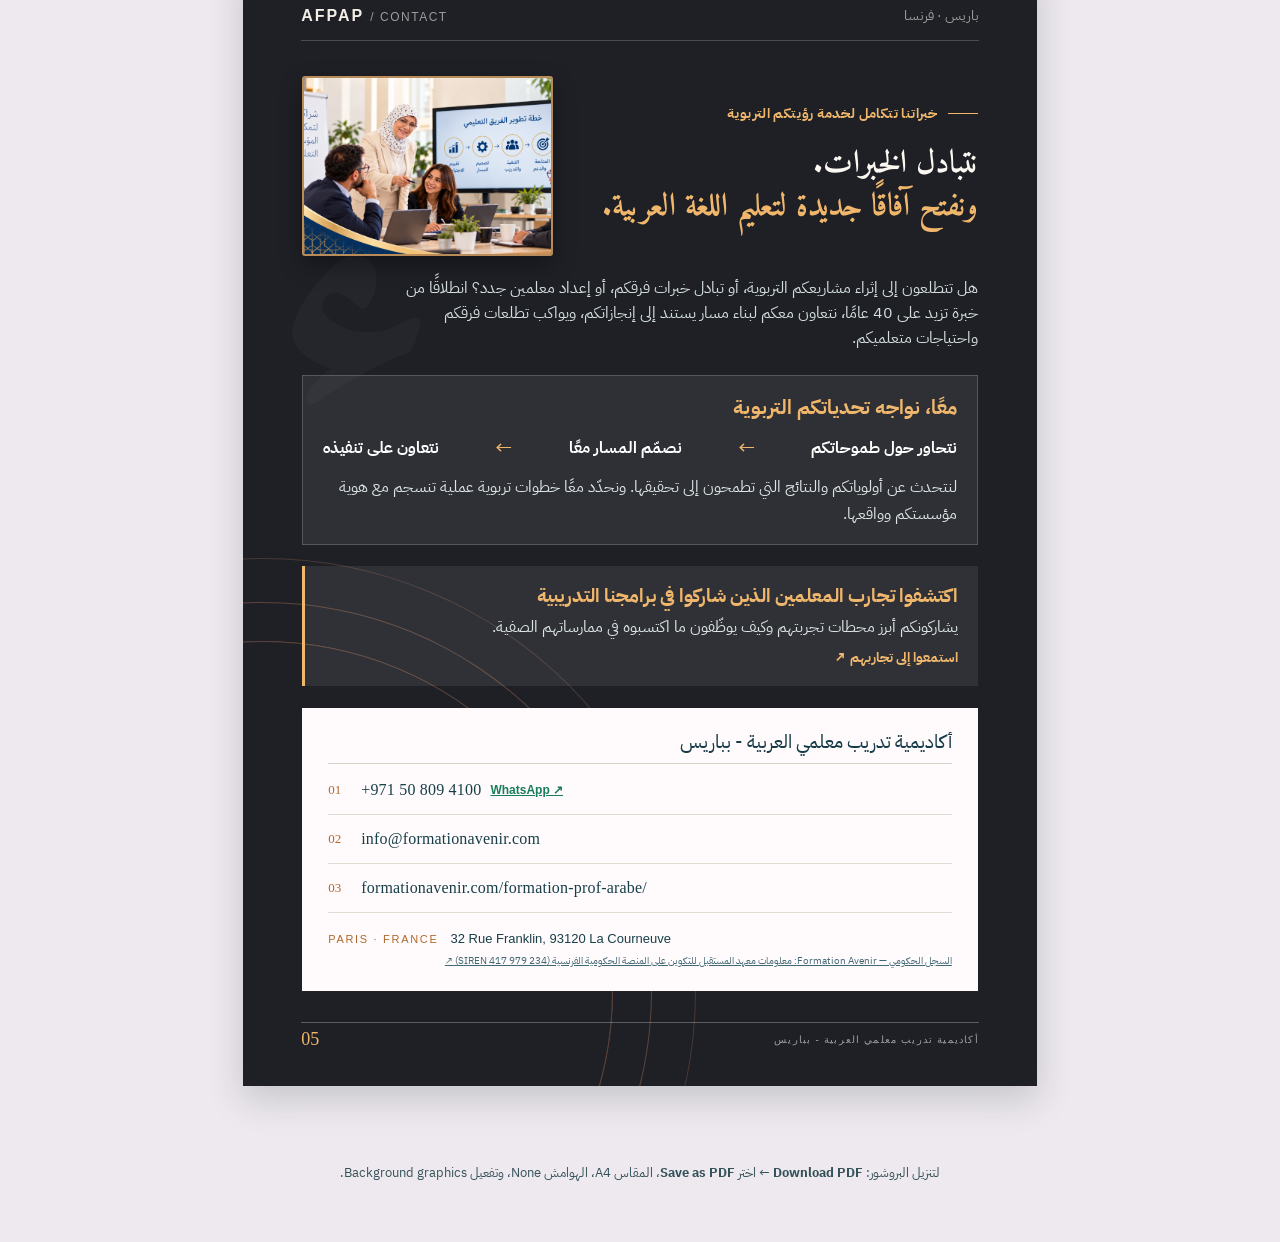
<file: en/index.html>
<!doctype html>
<html lang="ar" dir="rtl">
	<head>
		<meta charset="utf-8" />
		<meta name="viewport" content="width=device-width, initial-scale=1" />
		<meta name="theme-color" content="#102e38" />
		<meta
			name="description"
			content="البروشور المؤسسي لأكاديمية AFPAP لتدريب معلّمي اللغة العربية في فرنسا."
		/>
		<title>AFPAP-Brochure-AR-EN</title>
		<link rel="stylesheet" href="../style.css" />
	</head>
	<body>
		<!-- واجهة مشاهدة فقط: لا تظهر في ملف PDF -->
		<header class="viewer-bar" dir="ltr">
			<div class="viewer-brand">
				<span
					><strong>AFPAP</strong
					><small>Institutional brochure</small></span
				>
			</div>
			<nav class="language-switcher" aria-label="Brochure editions"><a href="../">Ar·Fr</a><a href="../en/" aria-current="page">Ar·En</a><a href="../english/">EN</a><a href="../fr/">FR</a></nav><div class="viewer-actions">
				<button class="download-btn" type="button" onclick="window.print()">
					<span aria-hidden="true">↓</span> Download PDF
				</button>
			</div>
		</header>
		<main class="brochure brochure--pricing-hidden brochure--programme-merged brochure--institutions-merged" aria-label="بروشور أكاديمية AFPAP">
			<!-- PAGE 1: COVER -->
			<section class="page cover" id="cover" aria-label="غلاف البروشور">
				<div class="cover-background-deco"></div>
				<header class="cover-topline">
          <div class="identity">
            <div class="identity-names">
              <span class="identity-name-fr" lang="fr">Académie de Formation des Professeurs d'Arabe</span>
              <span class="identity-name-en" lang="en">Academy for the Training of Arabic Teachers</span>
              <span class="identity-name-ar" lang="ar">أكاديمية تدريب معلمي العربية - بباريس</span>
            </div>
          </div>
          <div class="institutional-lockup">
            <span class="identity-mark"><img src="../assets/ifa-logo-mark.png" alt="شعار الأكاديمية AFPAP" /></span>
            <span class="identity-location">PARIS · FRANCE</span>
          </div>
        </header>
				<div class="cover-intro">
					<span class="kicker kicker--white"
						><i></i> INSTITUTIONAL BROCHURE / 2026</span
					>
					<h1>في خدمة تطوير مهارات <em>المعلّمين</em><br />ودعم أداء <em>المؤسسات التعليمية</em></h1>
					<div class="cover-intro-bottom">
						<span class="vertical-rule"></span>
						<p>
							تدريب مهني متخصّص لمعلّمي اللغة العربية، يجمع المنهجية التربوية
							بالتطبيق داخل الفصل.
						</p>
					</div>
				</div>
                <div class="cover-proof" lang="ar" aria-label="مؤشرات الخبرة التربوية"><div><strong class="cover-proof-year"><span class="cover-proof-number">+40</span><small>سنة</small></strong><span>من الخبرة</span></div><div><strong class="cover-proof-year"><span class="cover-proof-number">+15</span><small>سنة</small></strong><span>من التدريب</span></div><div><strong dir="ltr">+5&nbsp;000</strong><span>معلّم متخرّج</span></div><div><strong>+35</strong><span>كتابًا مدرسيًا</span></div><div><strong dir="ltr">+30&nbsp;000</strong><span>تلميذ تمّ تدريبهم</span></div></div>
				<div
					class="cover-photo"
					role="img"
					aria-label="صورة توضيحية لورشة تدريب معلمين"
				>
					<div class="cover-photo-shade"></div>
					
					<div class="cover-photo-caption"><span class="caption-lead">ننظّم دورات تدريبية لـ:</span><ul class="caption-audiences"><li>معلّمي اللغة العربية والراغبين في تدريسها</li><li>المسؤولين التربويين</li><li>مديري المدارس والمؤسسات التعليمية</li></ul></div>
				</div>
				<footer class="cover-footer">
					<div class="cover-modes"><span class="cover-feature">تدريب عملي</span><span class="cover-feature">حضوري أو عن بُعد</span><span class="cover-feature">تخفيض خاص للمؤسسات</span></div>
					<a class="cover-web" href="https://www.formationavenir.com/formation-prof-arabe/">FORMATIONAVENIR.COM/FORMATION-PROF-ARABE/ <span>↗</span></a>
				</footer>
			</section>

			<!-- PAGE 2: EXPERTISE -->
			<section
				class="page expertise paper-page"
				id="expertise"
				aria-label="الخبرة التربوية"
			>
				<div class="edge-letter" aria-hidden="true">ع</div>
				<div class="page-head">
					<div class="page-head-brand">AFPAP <span> / EXPERTISE</span></div>
					<span class="page-head-series"></span>
				</div>
				<div class="expertise-title">
					<span class="kicker">من تقاليد الخبرة إلى أدوات المستقبل</span>
					<h2>خِبرةٌ تصنع <em>فرقاً حقيقيًا داخل الفصل.</em></h2>
				</div>
				<div class="expertise-stage">
					<div class="founder-panel">
						
						<div class="founder-image-placeholder founder-photo" role="img" aria-label="الصورة الرسمية للدكتورة سوسن الصدفي المكني"></div>
						<div class="founder-name">
							<strong>الدكتورة سوسن<br />الصدفي المكني</strong><span class="founder-role"><span class="role-lead">مؤلِّفة ومصمِّمة مناهج تعليمية</span><br /><span class="role-detail">منهج متكامل لتعليم اللغة العربية<br />للناطقين بغيرها</span></span>
						</div><a class="founder-contact" href="tel:+33652228256" dir="ltr">+33 6 52 22 82 56</a></div><div class="expertise-copy">
						<div class="large-fact">
							<span>+</span><strong>40</strong>
							<p>عامًا من الخبرة<br />التربوية والمنهجية</p>
						</div>
						<p class="expertise-emphasis">تستند برامج AFPAP إلى خبرة الدكتورة سوسن الصدفي المكني، مؤسِّسة معهد المستقبل للتكوين في باريس ومديرته التربوية، وإحدى رائدات تعليم اللغة العربية للناطقين بغيرها في فرنسا وعلى المستوى الدولي. وقد طوّرت منهجًا تعليميًا وتربويًا متكاملًا متخصصًا في هذا المجال، وألّفت وأشرفت تربويًا على سلسلة من 35 كتابًا مدرسيًا تُجسِّد هذا المنهج. وهي أيضًا مدرِّبة مدرِّبين (TOT)، معتمدة من هيئة المعرفة والتنمية البشرية (KHDA)، الجهة الحكومية المنظِّمة للتعليم والتدريب الخاص في دبي.</p>
						
					</div>
				</div>
				<div class="founder-extra" lang="ar"><strong>من الخبرة التربوية إلى تطوير الفرق التعليمية</strong><p>تُحاضر الدكتورة سوسن الصدفي المكني وتُدرِّب المدرِّبين على المستوى الدولي، وترافق المعلمين والمسؤولين الأكاديميين ومديري المدارس في تطوير أدائهم. وقد درّبت، من بين إنجازاتها، رؤساء أقسام اللغة العربية في مدارس خاصة بالشارقة، خاضعة لإشراف هيئة الشارقة للتعليم الخاص (SPEA)، الجهة الحكومية المسؤولة عن تنظيم التعليم الخاص في الإمارة. ويجمع نهجها بين التصميم التعليمي والتعلّم النشط وتطوير الفرق التعليمية، لإحداث تغيير مستدام في ممارسات التدريس.</p></div><div class="editorial-note"><p><span class="quote-mark quote-mark--inline" aria-hidden="true">“</span>تدريب معلّم يترك <strong>أثرًا في أجيال</strong>، وتدريب من يساندون المعلّمين يصنع <strong>مستقبل التعليم</strong>.<span class="quote-mark quote-mark--inline" aria-hidden="true">”</span></p></div>
				<footer class="page-foot">
					<span>Académie de Formation des Professeurs d’Arabe · Paris</span
					><span class="page-counter"></span>
				</footer>
			</section>

			<!-- PAGE 3: CHALLENGE TO OUTCOME -->
			<section
				class="page challenges paper-page challenges--merged"
				id="challenges"
				aria-label="تحديات التعليم"
			>
				<div class="page-head">
					<div class="page-head-brand">AFPAP <span> / THE CHALLENGE</span></div>
					<span class="page-head-series"
						>القيمة التي تحتاجها مؤسساتنا</span
					>
				</div>
				<div class="challenges-intro"><h2>تحديات تعليم العربية. <em>وحلول ترتقي بجودة التدريس.</em></h2></div><div class="transformation-map"><div class="map-col map-col--before"><div class="map-header"><small>01 / التحديات</small><strong>ما تواجهه المؤسسات</strong></div><div class="map-entry"><b>01</b><span>تفاوت مستويات المتعلّمين وصعوبة بناء مسار تعليمي موحّد</span></div><div class="map-entry"><b>02</b><span>صعوبة فهم أسباب ضعف الانتباه والدافعية والتعلّم</span></div><div class="map-entry"><b>03</b><span>ضعف تفاعل المتعلّمين وسيطرة التلقين على الحصص</span></div><div class="map-entry"><b>04</b><span>ضعف توظيف اللغة في التواصل والتعبير</span></div><div class="map-entry"><b>05</b><span>فجوة بين المعرفة النظرية والأداء الفعلي داخل الصف</span></div></div><div class="map-spine" aria-hidden="true"><span>←</span><span>←</span><span>←</span><span>←</span><span>←</span></div><div class="map-col map-col--after"><div class="map-header"><small>02 / الحلول</small><strong>ما يقدّمه برنامجنا</strong></div><div class="map-entry"><b>01</b><span>منهجيات متقدمة لتعليم العربية مع تصميم تعلّم متدرّج يراعي مستويات المتعلّمين</span></div><div class="map-entry"><b>02</b><span>البيداغوجيا النفسية وعلوم الأعصاب والاستفادة من فهم الانتباه والذاكرة والدافعية لفهم المتعلّم وتعزيز تعلّمه.</span></div><div class="map-entry"><b>03</b><span>التعلّم النشط والإبداعي عبر توظيف الألعاب والفنون والأنشطة التطبيقية لتحويل المتعلّم من متلقٍّ إلى مشارك فعّال.</span></div><div class="map-entry"><b>04</b><span>استراتيجيات لتنمية القراءة والتعبير الشفوي والكتابي في مواقف تعليمية عملية.</span></div><div class="map-entry"><b>05</b><span>تحويل المعارف التربوية إلى أثر ملموس داخل الصف</span></div></div></div><div class="challenges-bottom"><div class="horizontal-accent"></div><p><strong>النتيجة التي نسعى إليها:</strong> معلّم يمتلك المنهجية والأدوات والثقة ليقدّم تعليمًا عربيًا ممتعًا وفعّالًا، وفريق تعليمي أكثر قدرة على مواجهة تحديات الصف وتطوير جودة التعلّم.</p></div><div class="merged-programme-facts"><div><div class="fact-primary"><b>2,5</b><span>شهران ونصف</span></div><span class="fact-caption">إجمالي التدريب</span></div><div><b>2</b><span>درسان تطبيقيان</span></div><div><b>↗</b><span>حضوري أو عن بُعد</span></div></div><div class="challenges-success-school"><strong>حلول Success School للمؤسسات والمعلّمين</strong><p>نربط المؤسسات التعليمية بمعلّمين أتمّوا برامج التدريب، مع مراعاة احتياجات المؤسسة ومتطلّباتها.</p><a href="https://success-school.net/school-solutions/" target="_blank" rel="noopener">اكتشف حلول Success School ↗</a></div><footer class="page-foot">
					<span>AFPAP · LEARNING TO TEACH</span
					><span class="page-counter"></span>
				</footer>
			</section>

			<!-- PAGE 4: PROGRAM -->
			<section class="page program" id="program" aria-label="برنامج مدته شهران ونصف">
				<div class="program-number-ghost" aria-hidden="true">2,5</div>
				<div class="page-head page-head--light">
					<div class="page-head-brand">AFPAP <span>/ THE PROGRAMME</span></div>
					<span class="page-head-series">التدريب المهني</span>
				</div>
				<div class="program-heading">
					<span class="kicker kicker--white"
						>التدريب من المعرفة إلى الممارسة</span
					>
					<h2>شهران ونصف.<br /><em>ورشات تطبيقية.</em><br />أثرٌ في كل حصة.</h2>
					<p>
						برنامج متخصص يربط أسس التربية الحديثة بمنهجية تدريس العربية للناطقين
						بغيرها، ويمنح كل مشارك فرصة تطبيق ما يتعلمه.
					</p>
				</div>
				<div class="curriculum-list">
					<article class="curriculum-item">
						<span>01</span>
						<div>
							<strong>منهجية تدريس اللغة العربية</strong>
							<p>بناء الحصة، وتسلسل المهارات، والتدرّج في تقديم المفاهيم.</p>
						</div>
					</article>
					<article class="curriculum-item">
						<span>02</span>
						<div>
							<strong>البيداغوجيا وعلم النفس التربوي</strong>
							<p>فهم احتياجات المتعلمين والفروق الفردية وتحفيز التفاعل.</p>
						</div>
					</article>
					<article class="curriculum-item">
						<span>03</span>
						<div>
							<strong>الكفايات اللغوية وأدوات الشرح</strong>
							<p>توظيف المعرفة اللغوية والترجمة عند الحاجة لتبسيط المحتوى.</p>
						</div>
					</article>
					<article class="curriculum-item">
						<span>04</span>
						<div>
							<strong>الأنشطة والوسائل التعليمية</strong>
							<p>إدارة التفاعل وتوظيف الألعاب والموارد والتمارين التربوية.</p>
						</div>
					</article>
					<article class="curriculum-item curriculum-item--highlight">
						<span>05</span>
						<div>
							<strong>التدريب التطبيقي: درسان مصغّران</strong>
							<p>
								يقدّم كل مشارك درسين عمليين ليختبر تقديم الحصة ومهاراته
								التدريسية.
							</p>
						</div>
					</article>
				</div>
				<div class="program-footerline">
					<span><b>شهران ونصف</b> إجمالي التدريب</span
					><span><b>2</b> درسان تطبيقيان</span
					><span><b>↗</b> حضوري أو عن بُعد</span>
				</div>
				<footer class="page-foot page-foot--light">
					<span>ARABIC TEACHER TRAINING</span
					><span class="page-counter"></span>
				</footer>
			</section>

			<!-- PAGE 5: TEACHING RESOURCES -->
			<section
				class="page resources paper-page"
				id="resources"
				aria-label="المنهجية والموارد"
			>
				<div class="page-head">
					<div class="page-head-brand">AFPAP <span>/ LEARNING RESOURCES</span></div>
					<span class="page-head-series">عربية المستقبل · أدوات تربوية</span>
				</div>
				<div class="resources-intro"><span class="kicker">الحقيبة التعليمية والتربوية · عربية المستقبل</span><h2>حقيبة متكاملة لتعليم العربية.</h2><div class="kit-facts"><div><strong>35</strong><span>كتابًا تعليميًا بنسخ ورقية مطبوعة ونسخ رقمية PDF</span></div><div><strong>70</strong><span>نشيدًا تعليميًا من<br />«كورال المستقبل»</span></div><div><strong>ألعاب تعليمية وفيديوهات</strong><span>ألعاب ملموسة ورقمية وفيديوهات يوتيوب: عوالم نيدوكي وسوبر ريان وفرحة طفل لتعلّم العربية باللعب والمرح.</span></div></div><a class="resource-link" href="https://www.formationavenir.com/nos-manuels-scolaires/">اكتشف الحقيبة والكتب التعليمية ↗</a></div>
				<div class="resource-books resource-books--gallery" aria-label="أغلفة الكتب التعليمية الاثنان والعشرون"><div class="resources-book-main">
<div class="resource-book-cover collection-cover--01" role="img" aria-label="غلاف الكتاب 1"></div>
<div class="resource-book-cover collection-cover--02" role="img" aria-label="غلاف الكتاب 2"></div>
<div class="resource-book-cover collection-cover--03" role="img" aria-label="غلاف الكتاب 3"></div>
<div class="resource-book-cover collection-cover--04" role="img" aria-label="غلاف الكتاب 4"></div>
<div class="resource-book-cover collection-cover--05" role="img" aria-label="غلاف الكتاب 5"></div>
<div class="resource-book-cover collection-cover--06" role="img" aria-label="غلاف الكتاب 6"></div>
<div class="resource-book-cover collection-cover--07" role="img" aria-label="غلاف الكتاب 7"></div>
<div class="resource-book-cover collection-cover--08" role="img" aria-label="غلاف الكتاب 8"></div>
<div class="resource-book-cover collection-cover--09" role="img" aria-label="غلاف الكتاب 9"></div>
<div class="resource-book-cover collection-cover--10" role="img" aria-label="غلاف الكتاب 10"></div>
<div class="resource-book-cover collection-cover--11" role="img" aria-label="غلاف الكتاب 11"></div>
<div class="resource-book-cover collection-cover--12" role="img" aria-label="غلاف الكتاب 12"></div>
<div class="resource-book-cover collection-cover--13" role="img" aria-label="غلاف الكتاب 13"></div>
<div class="resource-book-cover collection-cover--14" role="img" aria-label="غلاف الكتاب 14"></div>
<div class="resource-book-cover collection-cover--15" role="img" aria-label="غلاف الكتاب 15"></div>
<div class="resource-book-cover collection-cover--16" role="img" aria-label="غلاف الكتاب 16"></div>
<div class="resource-book-cover collection-cover--17" role="img" aria-label="غلاف الكتاب 17"></div>
<div class="resource-book-cover collection-cover--18" role="img" aria-label="غلاف الكتاب 18"></div>
<div class="resource-book-cover collection-cover--19" role="img" aria-label="غلاف الكتاب 19"></div>
<div class="resource-book-cover collection-cover--20" role="img" aria-label="غلاف الكتاب 20"></div>
</div><div class="resources-gallery-last"><div class="resources-side-art resources-side-art--songs" role="img" aria-label="صورة أناشيد كورال المستقبل"></div><div class="resources-final-books"><div class="resource-book-cover collection-cover--21" role="img" aria-label="غلاف الكتاب 21"></div><div class="resource-book-cover collection-cover--22" role="img" aria-label="غلاف الكتاب 22"></div></div><div class="resources-side-art resources-side-art--game" role="img" aria-label="صورة لعبة فرحة طفل"></div></div></div>
				</div>
				
				<footer class="page-foot">
					<span>RESOURCES · METHOD · PRACTICE</span
					><span class="page-counter"></span>
				</footer>
			</section>
			<!-- PAGE 6: INSTITUTIONAL OFFER -->
			<section
				class="page institutions paper-page"
				id="institutions"
				aria-label="عرض المؤسسات"
			>
				<div class="page-head">
					<div class="page-head-brand">
						AFPAP <span>/ FOR INSTITUTIONS</span>
					</div>
					<span class="page-head-series">تدريب الفرق التعليمية</span>
				</div>
				<div class="institutions-hero">
					<div class="institutions-hero-copy">
						<span class="kicker">عرض مخصص للمؤسسات التعليمية</span>
						<h2>
							لا نكوّن معلّمًا<br />فقط؛ <em>نطوّر<br />فريقًا كاملًا.</em>
						</h2>
						<p>
							للمدارس والجمعيات والمعاهد التي تريد رفع كفاءة معلّمي العربية
							الحاليين أو إعداد معلّمين جدد بمنهجية واضحة ومشتركة.
						</p>
					</div>
					<div class="institution-image">
						<img
							src="../assets/institution-team-demo.webp"
							alt="صورة توضيحية لفريق تربوي في جلسة تخطيط"
						/><span>التطوير يبدأ من الفريق</span>
					</div>
				</div>
				<div class="institution-benefits">
					<div>
						<span>01</span><strong>تدريب جماعي</strong>
						<p>تدريب فريق المعلمين وفق احتياجات المؤسسة.</p>
					</div>
					<div>
						<span>02</span><strong>تطبيق تربوي</strong>
						<p>تطبيق عملي مع موارد تعليمية ومرافقة بحسب العرض المتفق عليه.</p>
					</div>
					<div>
						<span>03</span><strong>تخفيض مالي للمؤسسات</strong>
						<p>تخفيضات خاصة للمؤسسات التعليمية، مع إمكانية التقسيط على أربع دفعات.</p>
					</div>
				</div>
				<div class="institution-process">
					<span class="process-label">كيف تبدأ الشراكة؟</span>
					<div>
						<b>نحدّد الاحتياج</b><i>←</i><b>نجمع عدد المشاركين</b><i>←</i
						><b>نبدأ التدريب</b>
					</div>
				<p class="secondary-contact">للتواصل: <a href="tel:+971508094100" dir="ltr">+971 50 809 4100</a> <a href="https://wa.me/971508094100" target="_blank" rel="noopener">WhatsApp ↗</a></p></div>
				<div class="institution-cta school-solutions"><strong>حلول Success School للمؤسسات والمعلّمين</strong><div class="solutions-description"><h3>توظيف معلّمين مؤهّلين</h3><p>نساعد المدارس والمعاهد والمؤسسات التعليمية في العثور على معلّمي لغة عربية مؤهّلين، من خلال ربطها بمعلّمين أتمّوا برامج التدريب، مع مراعاة احتياجات كل مؤسسة ومتطلّباتها.</p></div><a href="https://success-school.net/school-solutions/">اكتشف حلول Success School بالتفصيل ↗</a></div>
				<footer class="page-foot">
					<span>ONE PROGRAMME · ONE TEAM · REAL IMPACT</span
					><span class="page-counter"></span>
				</footer>
			</section>

			<!-- PAGE 7: PRICE -->
			<section
				class="page pricing paper-page"
				id="pricing"
				aria-label="أسعار المؤسسات"
			>
				<div class="page-head">
					<div class="page-head-brand">
						AFPAP <span>/ INSTITUTIONAL PRICING</span>
					</div>
					<span class="page-head-series">عرض التسجيل الجماعي</span>
				</div>
				<div class="pricing-heading">
					<span class="kicker">أسعار التدريب للمؤسسات التعليمية</span>
					<h2>كلما كبر عدد المتأهلين،<br /><em>أصبح السعر أوفر.</em></h2>
					<p>
						هذه الأسعار مخصّصة للمؤسسات التعليمية، وتُحتسب لكل مشارك من المؤسسة نفسها، مع إمكانية السداد على
						أربع دفعات.
					</p>
				</div>
				<div
					class="price-grid"
					role="table"
					aria-label="أسعار تدريب معلمي العربية للمؤسسات"
				>
					<div class="price-row price-header" role="row">
						<div role="columnheader">عدد المشاركين</div>
						<div role="columnheader">سعر الشخص</div>
						<div role="columnheader" class="installment-header">أربع دفعات</div>
					</div>
					<div class="price-row" role="row">
						<div role="cell"><strong>1–3</strong><small>مشاركين</small></div>
						<div role="cell">
							<strong>880 <span>€</span></strong>
						</div>
						<div role="cell">4 × <b>220 €</b></div>
					</div>
					<div class="price-row" role="row">
						<div role="cell"><strong>4</strong><small>مشاركين</small></div>
						<div role="cell">
							<strong>800 <span>€</span></strong>
						</div>
						<div role="cell">4 × <b>200 €</b></div>
					</div>
					<div class="price-row" role="row">
						<div role="cell"><strong>5</strong><small>مشاركين</small></div>
						<div role="cell">
							<strong>700 <span>€</span></strong>
						</div>
						<div role="cell">4 × <b>175 €</b></div>
					</div>
					<div class="price-row price-row--feature" role="row">
						<div role="cell">
							<strong>6+</strong><small>مشاركين أو أكثر</small>
						</div>
						<div role="cell">
							<strong>600 <span>€</span></strong>
						</div>
						<div role="cell">4 × <b>150 €</b></div>
					</div>
				</div>
				<div class="pricing-feature">
					<span class="pricing-asterisk">↗</span>
					<div>
						<strong>حتى 280 € أقل لكل مشارك</strong>
						<p>
							مقارنة بسعر فئة 1–3 عند تسجيل ستة مشاركين أو أكثر من المؤسسة
							نفسها.
						</p>
					</div>
				</div>
				
				<footer class="page-foot">
					<span>INVEST IN YOUR TEACHERS</span
					><span class="page-counter"></span>
				</footer>
			</section>

			<!-- PAGE 8: CONTACT -->
			<section
				class="page contact"
				id="contact"
				aria-label="التواصل مع الأكاديمية"
			>
				<div class="contact-arc" aria-hidden="true"></div>
				<div class="contact-decoration" aria-hidden="true">ء</div>
				<header class="page-head page-head--light">
					<div class="page-head-brand">AFPAP <span>/ CONTACT</span></div>
					<span class="page-head-series">باريس · فرنسا</span>
				</header>
				<div class="contact-heading"><div class="contact-hero-copy"><span class="kicker kicker--white">خبراتنا تتكامل لخدمة رؤيتكم التربوية</span><h2>نتبادل الخبرات.<br /><em>ونفتح آفاقًا جديدة لتعليم اللغة العربية.</em></h2></div><div class="contact-team-photo"><img src="../assets/institution-team-demo.webp" alt="فريق معلّمي العربية في جلسة عمل" /></div><p>هل تتطلعون إلى إثراء مشاريعكم التربوية، أو تبادل خبرات فرقكم، أو إعداد معلمين جدد؟ انطلاقًا من خبرة تزيد على 40 عامًا، نتعاون معكم لبناء مسار يستند إلى إنجازاتكم، ويواكب تطلعات فرقكم واحتياجات متعلميكم.</p></div><div class="contact-partnership-process"><strong>معًا، نواجه تحدياتكم التربوية</strong><div class="partnership-steps"><b>نتحاور حول طموحاتكم</b><i>←</i><b>نصمّم المسار معًا</b><i>←</i><b>نتعاون على تنفيذه</b></div><p>لنتحدث عن أولوياتكم والنتائج التي تطمحون إلى تحقيقها. ونحدّد معًا خطوات تربوية عملية تنسجم مع هوية مؤسستكم وواقعها.</p></div><div class="contact-testimonials"><strong>اكتشفوا تجارب المعلمين الذين شاركوا في برامجنا التدريبية</strong><p>يشاركونكم أبرز محطات تجربتهم وكيف يوظّفون ما اكتسبوه في ممارساتهم الصفية.</p><a href="https://www.formationavenir.com/formation-prof-arabe/#temoignages" target="_blank" rel="noopener">استمعوا إلى تجاربهم ↗</a></div><div class="contact-card">
					<div class="contact-card-top"><span class="brand-small" lang="ar">أكاديمية تدريب معلمي العربية - بباريس</span></div>
					<div class="contact-line" dir="ltr"><span>01</span><a href="tel:+971508094100" style="color:inherit;text-decoration:none"><strong>+971 50 809 4100</strong></a><a class="whatsapp-label" href="https://wa.me/971508094100" target="_blank" rel="noopener" style="font:700 12px Arial,sans-serif;color:#187d59;white-space:nowrap">WhatsApp ↗</a></div>
					<a
						class="contact-line"
						href="mailto:info@formationavenir.com"
						dir="ltr"
						><span>02</span><strong>info@formationavenir.com</strong></a
					><a
						class="contact-line website-line"
						href="https://www.formationavenir.com/formation-prof-arabe/"
						target="_blank"
						rel="noopener"
						dir="ltr"
						><span>03</span
						><strong>formationavenir.com/formation-prof-arabe/</strong></a
					>
					<div class="contact-address"><div class="contact-address-heading"><span>PARIS · FRANCE</span><strong>32 Rue Franklin, 93120 La Courneuve</strong></div><a class="legal-register" href="https://annuaire-entreprises.data.gouv.fr/entreprise/formation-avenir-417979234">السجل الحكومي — Formation Avenir: معلومات معهد المستقبل للتكوين على المنصة الحكومية الفرنسية (SIREN 417 979 234) ↗</a></div>
				</div>
				<footer class="page-foot page-foot--light">
					<span>أكاديمية تدريب معلمي العربية - بباريس</span
					><span class="page-counter"></span>
				</footer>
			</section>
		</main>
		<div class="screen-help">
			لتنزيل البروشور: <strong>Download PDF</strong> ← اختر
			<strong>Save as PDF</strong>، المقاس A4، الهوامش None، وتفعيل Background
			graphics.
		</div>
	</body>
</html>
</file>
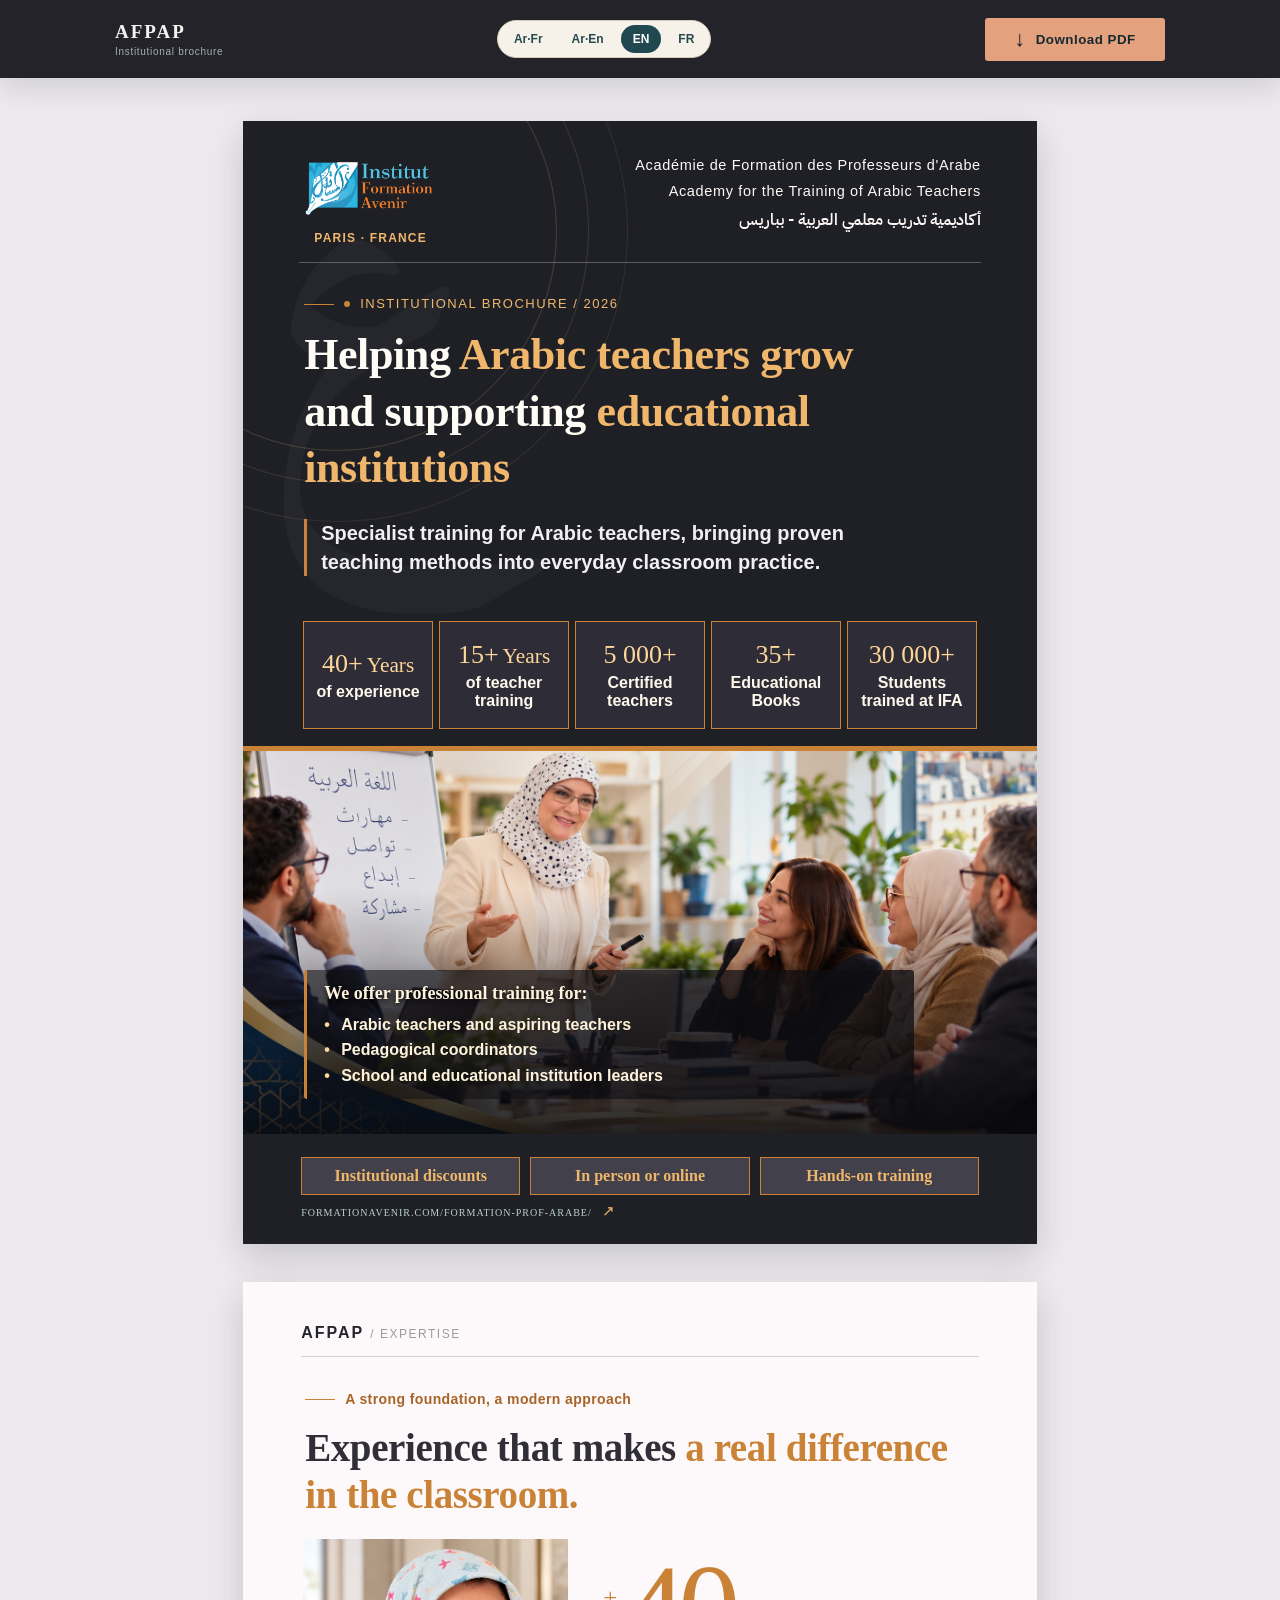
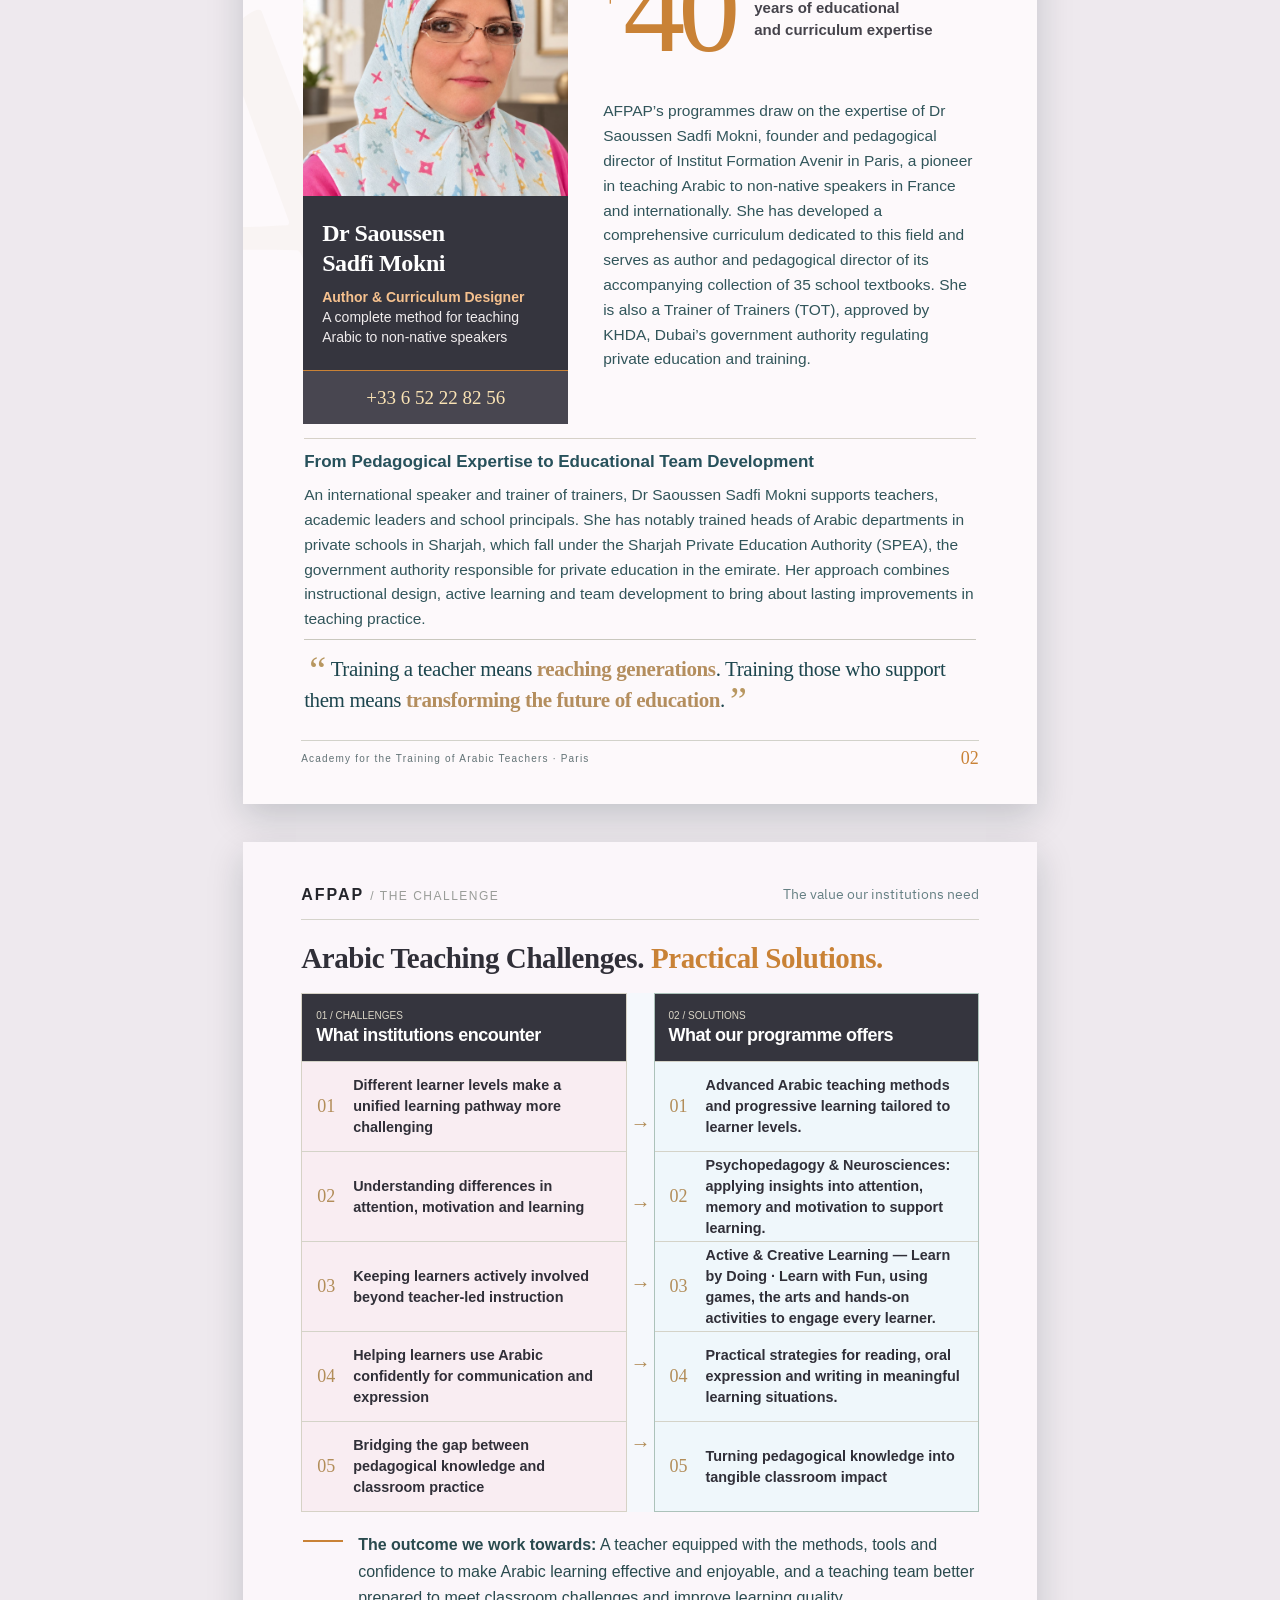
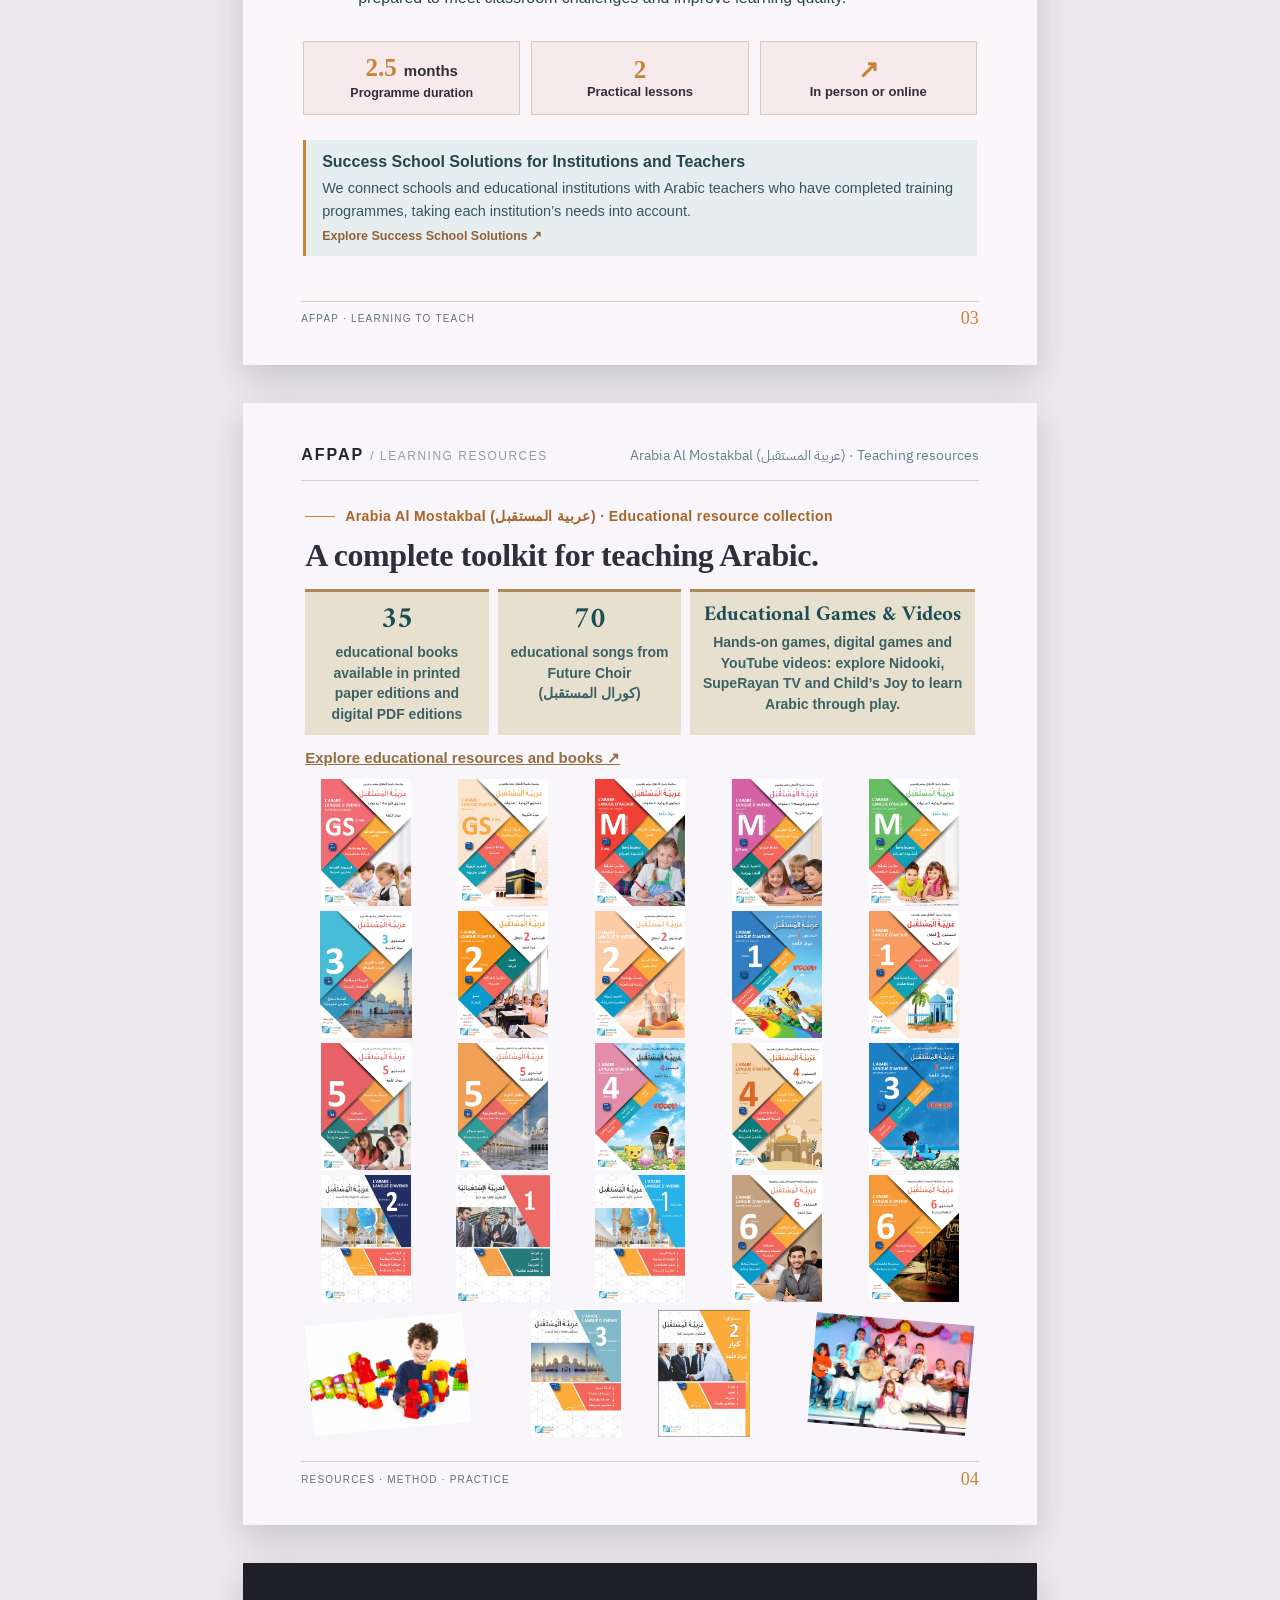
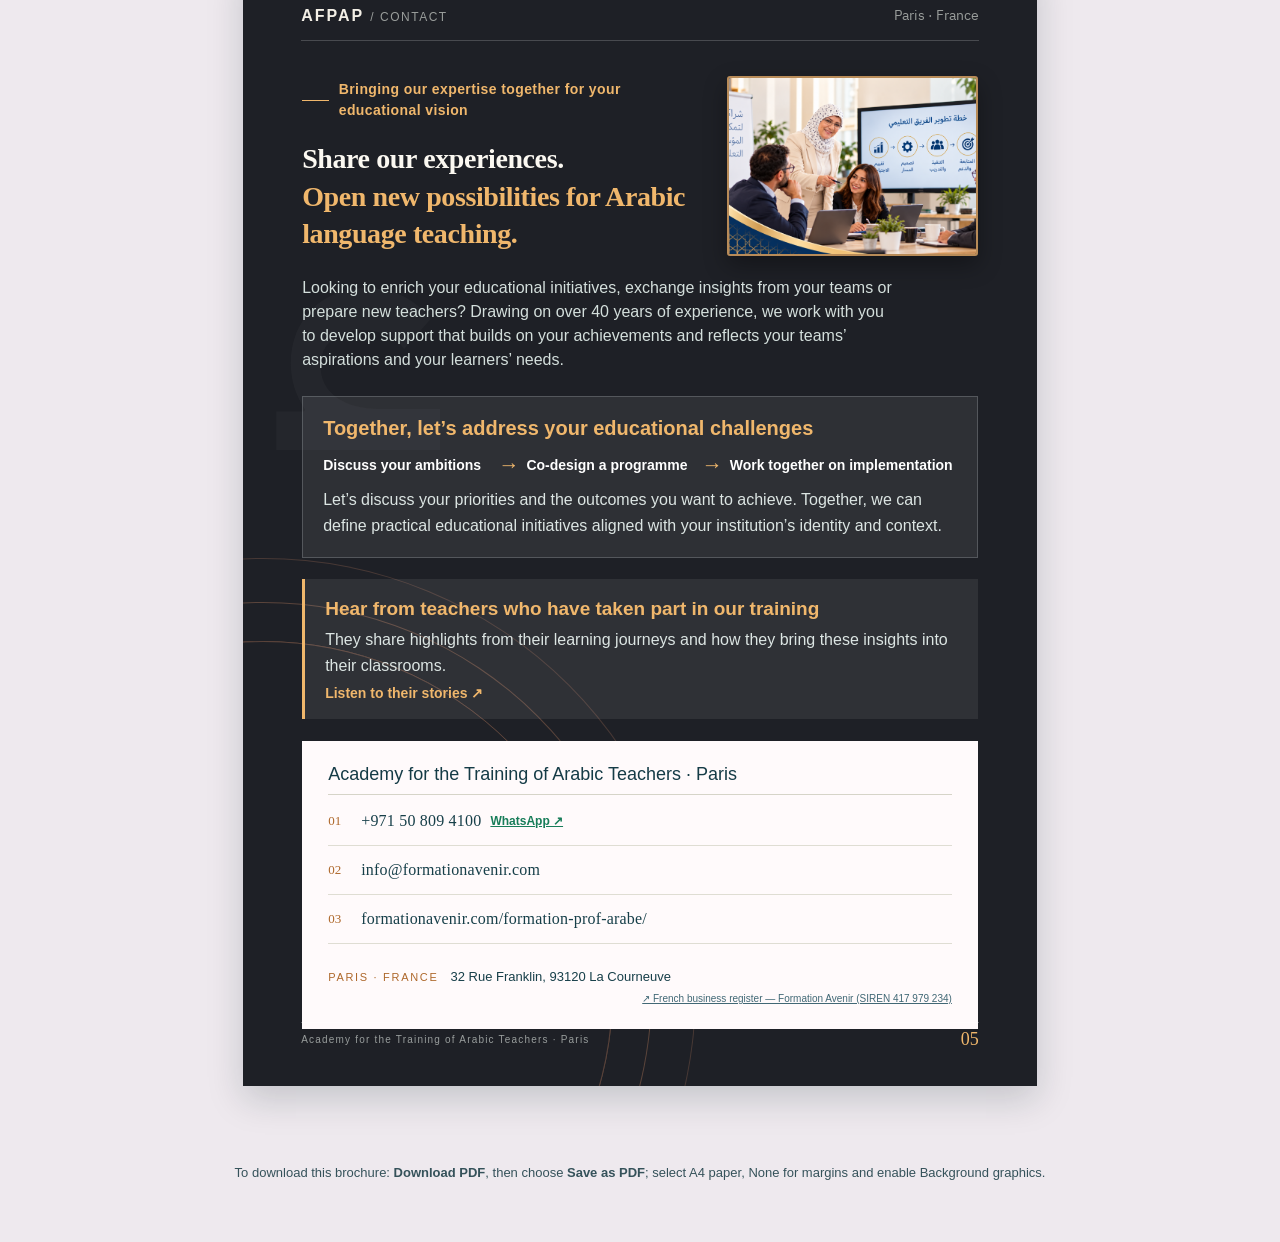
<file: english/index.html>
<!doctype html>
<html lang="en" dir="ltr" class="english-only">
	<head>
		<meta charset="utf-8" />
		<meta name="viewport" content="width=device-width, initial-scale=1" />
		<meta name="theme-color" content="#102e38" />
		<meta name="description" content="AFPAP institutional brochure: professional Arabic teacher training, educational resources and partnerships for schools." />
		<title>AFPAP-Brochure-EN</title>
		<link rel="stylesheet" href="../style.css" /><link rel="stylesheet" href="english.css" />
	</head>
	<body>
		<!-- Viewer controls are hidden in print/PDF. -->
		<header class="viewer-bar" dir="ltr">
			<div class="viewer-brand">
				<span
					><strong>AFPAP</strong
					><small>Institutional brochure</small></span
				>
			</div>
			<nav class="language-switcher" aria-label="Brochure editions"><a href="../">Ar·Fr</a><a href="../en/">Ar·En</a><a href="../english/" aria-current="page">EN</a><a href="../fr/">FR</a></nav><div class="viewer-actions">
				<button class="download-btn" type="button" onclick="window.print()">
					<span aria-hidden="true">↓</span> Download PDF
				</button>
			</div>
		</header>
		<main class="brochure brochure--pricing-hidden brochure--programme-merged brochure--institutions-merged" aria-label="AFPAP institutional brochure">
			<!-- PAGE 1: COVER -->
			<section class="page cover" id="cover" aria-label="Brochure cover">
				<div class="cover-background-deco"></div>
				<header class="cover-topline">
          <div class="identity">
            <div class="identity-names">
              <span class="identity-name-fr" lang="fr">Académie de Formation des Professeurs d'Arabe</span>
              <span class="identity-name-en" lang="en">Academy for the Training of Arabic Teachers</span>
              <span class="identity-name-ar" lang="ar">أكاديمية تدريب معلمي العربية - بباريس</span>
            </div>
          </div>
          <div class="institutional-lockup">
            <span class="identity-mark"><img src="../assets/ifa-logo-mark.png" alt="AFPAP academy logo" /></span>
            <span class="identity-location">PARIS · FRANCE</span>
          </div>
        </header>
				<div class="cover-intro">
					<span class="kicker kicker--white"
						><i></i> INSTITUTIONAL BROCHURE / 2026</span
					>
					<h1>Helping <em>Arabic teachers grow</em><br />and supporting <em>educational institutions</em></h1>
					<div class="cover-intro-bottom">
						<span class="vertical-rule"></span>
						<p>
							Specialist training for Arabic teachers, bringing proven teaching methods into everyday classroom practice.
						</p>
					</div>
				</div>
                <div class="cover-proof" lang="en" aria-label="Educational ecosystem indicators"><div><strong>40+ <small>Years</small></strong><span>of experience</span></div><div><strong>15+ <small>Years</small></strong><span>of teacher training</span></div><div><strong>5 000+</strong><span>Certified teachers</span></div><div><strong>35+</strong><span>Educational Books</span></div><div><strong>30 000+</strong><span>Students trained at IFA</span></div></div>
				<div
					class="cover-photo"
					role="img"
					aria-label="Arabic teacher training workshop"
				>
					<div class="cover-photo-shade"></div>
					
					<div class="cover-photo-caption"><span class="caption-lead">We offer professional training for:</span><ul class="caption-audiences"><li>Arabic teachers and aspiring teachers</li><li>Pedagogical coordinators</li><li>School and educational institution leaders</li></ul></div>
				</div>
				<footer class="cover-footer">
					<div class="cover-modes"><span class="cover-feature">Hands-on training</span><span class="cover-feature">In person or online</span><span class="cover-feature">Institutional discounts</span></div>
					<a class="cover-web" href="https://www.formationavenir.com/formation-prof-arabe/">FORMATIONAVENIR.COM/FORMATION-PROF-ARABE/ <span>↗</span></a>
				</footer>
			</section>

			<!-- PAGE 2: EXPERTISE -->
			<section
				class="page expertise paper-page"
				id="expertise"
				aria-label="Educational expertise"
			>
				<div class="edge-letter" aria-hidden="true">A</div>
				<div class="page-head">
					<div class="page-head-brand">AFPAP <span> / EXPERTISE</span></div>
					<span class="page-head-series"></span>
				</div>
				<div class="expertise-title">
					<span class="kicker">A strong foundation, a modern approach</span>
					<h2>Experience that makes <em>a real difference in the classroom.</em></h2>
				</div>
				<div class="expertise-stage">
					<div class="founder-panel">
						
						<div class="founder-image-placeholder founder-photo" role="img" aria-label="Portrait of Dr. Saoussen Sadfi Mokni"></div>
						<div class="founder-name">
							<strong>Dr Saoussen<br />Sadfi Mokni</strong><span class="founder-role"><span class="role-lead">Author & Curriculum Designer</span><br /><span class="role-detail">A complete method for teaching<br />Arabic to non-native speakers</span></span>
						</div><a class="founder-contact" href="tel:+33652228256" dir="ltr">+33 6 52 22 82 56</a></div><div class="expertise-copy">
						<div class="large-fact">
							<span>+</span><strong>40</strong>
							<p>years of educational<br />and curriculum expertise</p>
						</div>
						<p class="expertise-emphasis">AFPAP’s programmes draw on the expertise of Dr Saoussen Sadfi Mokni, founder and pedagogical director of Institut Formation Avenir in Paris, a pioneer in teaching Arabic to non-native speakers in France and internationally. She has developed a comprehensive curriculum dedicated to this field and serves as author and pedagogical director of its accompanying collection of 35 school textbooks. She is also a Trainer of Trainers (TOT), approved by KHDA, Dubai’s government authority regulating private education and training.</p>
						
					</div>
				</div>
				<div class="founder-extra" lang="en"><strong>From Pedagogical Expertise to Educational Team Development</strong><p>An international speaker and trainer of trainers, Dr Saoussen Sadfi Mokni supports teachers, academic leaders and school principals. She has notably trained heads of Arabic departments in private schools in Sharjah, which fall under the Sharjah Private Education Authority (SPEA), the government authority responsible for private education in the emirate. Her approach combines instructional design, active learning and team development to bring about lasting improvements in teaching practice.</p></div><div class="editorial-note"><p><span class="quote-mark quote-mark--inline" aria-hidden="true">“</span>Training a teacher means <strong>reaching generations</strong>. Training those who support them means <strong>transforming the future of education</strong>.<span class="quote-mark quote-mark--inline" aria-hidden="true">”</span></p></div>
				<footer class="page-foot">
					<span>Academy for the Training of Arabic Teachers · Paris</span
					><span class="page-counter"></span>
				</footer>
			</section>

			<!-- PAGE 3: CHALLENGE TO OUTCOME -->
			<section
				class="page challenges paper-page challenges--merged"
				id="challenges"
				aria-label="Teaching challenges"
			>
				<div class="page-head">
					<div class="page-head-brand">AFPAP <span> / THE CHALLENGE</span></div>
					<span class="page-head-series"
						>The value our institutions need</span
					>
				</div>
				<div class="challenges-intro"><h2>Arabic Teaching Challenges. <em>Practical Solutions.</em></h2></div><div class="transformation-map"><div class="map-col map-col--before"><div class="map-header"><small>01 / CHALLENGES</small><strong>What institutions encounter</strong></div><div class="map-entry"><b>01</b><span>Different learner levels make a unified learning pathway more challenging</span></div><div class="map-entry"><b>02</b><span>Understanding differences in attention, motivation and learning</span></div><div class="map-entry"><b>03</b><span>Keeping learners actively involved beyond teacher-led instruction</span></div><div class="map-entry"><b>04</b><span>Helping learners use Arabic confidently for communication and expression</span></div><div class="map-entry"><b>05</b><span>Bridging the gap between pedagogical knowledge and classroom practice</span></div></div><div class="map-spine" aria-hidden="true"><span>←</span><span>←</span><span>←</span><span>←</span><span>←</span></div><div class="map-col map-col--after"><div class="map-header"><small>02 / SOLUTIONS</small><strong>What our programme offers</strong></div><div class="map-entry"><b>01</b><span>Advanced Arabic teaching methods and progressive learning tailored to learner levels.</span></div><div class="map-entry"><b>02</b><span>Psychopedagogy & Neurosciences: applying insights into attention, memory and motivation to support learning.</span></div><div class="map-entry"><b>03</b><span>Active & Creative Learning — Learn by Doing · Learn with Fun, using games, the arts and hands-on activities to engage every learner.</span></div><div class="map-entry"><b>04</b><span>Practical strategies for reading, oral expression and writing in meaningful learning situations.</span></div><div class="map-entry"><b>05</b><span>Turning pedagogical knowledge into tangible classroom impact</span></div></div></div><div class="challenges-bottom"><div class="horizontal-accent"></div><p><strong>The outcome we work towards:</strong> A teacher equipped with the methods, tools and confidence to make Arabic learning effective and enjoyable, and a teaching team better prepared to meet classroom challenges and improve learning quality.</p></div><div class="merged-programme-facts"><div><div class="fact-primary"><b>2.5</b><span>months</span></div><span class="fact-caption">Programme duration</span></div><div><b>2</b><span>Practical lessons</span></div><div><b>↗</b><span>In person or online</span></div></div><div class="challenges-success-school"><strong>Success School Solutions for Institutions and Teachers</strong><p>We connect schools and educational institutions with Arabic teachers who have completed training programmes, taking each institution’s needs into account.</p><a href="https://success-school.net/school-solutions/" target="_blank" rel="noopener">Explore Success School Solutions ↗</a></div><footer class="page-foot">
					<span>AFPAP · LEARNING TO TEACH</span
					><span class="page-counter"></span>
				</footer>
			</section>

			<!-- PAGE 4: PROGRAM -->
			<section class="page program" id="program" aria-label="Two-and-a-half-month training programme">
				<div class="program-number-ghost" aria-hidden="true">2,5</div>
				<div class="page-head page-head--light">
					<div class="page-head-brand">AFPAP <span>/ THE PROGRAMME</span></div>
					<span class="page-head-series">PROFESSIONAL TRAINING</span>
				</div>
				<div class="program-heading">
					<span class="kicker kicker--white"
						>From knowledge to practice</span
					>
					<h2>2.5 months.<br /><em>Practical workshops.</em><br />Better teaching, every lesson.</h2>
					<p>
						A specialist programme combining modern educational principles with practical ways to teach Arabic to non-native speakers. Each participant has opportunities to apply new skills.
					</p>
				</div>
				<div class="curriculum-list">
					<article class="curriculum-item">
						<span>01</span>
						<div>
							<strong>Methods for teaching Arabic</strong>
							<p>Structure lessons, sequence skills and introduce concepts progressively.</p>
						</div>
					</article>
					<article class="curriculum-item">
						<span>02</span>
						<div>
							<strong>Pedagogy and educational psychology</strong>
							<p>Understand learners' needs, individual differences and motivation.</p>
						</div>
					</article>
					<article class="curriculum-item">
						<span>03</span>
						<div>
							<strong>Language skills and explanation techniques</strong>
							<p>Use language knowledge and translation when helpful to make content accessible.</p>
						</div>
					</article>
					<article class="curriculum-item">
						<span>04</span>
						<div>
							<strong>Activities and teaching tools</strong>
							<p>Encourage participation through games, resources and purposeful activities.</p>
						</div>
					</article>
					<article class="curriculum-item curriculum-item--highlight">
						<span>05</span>
						<div>
							<strong>Teaching practice: two practical lessons</strong>
							<p>
								Each participant leads two practical teaching sessions to build classroom confidence and teaching skills.
							</p>
						</div>
					</article>
				</div>
				<div class="program-footerline">
					<span><b>2.5 MONTHS</b> total training</span
					><span><b>2</b> practice lessons</span
					><span><b>↗</b> In person or online</span>
				</div>
				<footer class="page-foot page-foot--light">
					<span>ARABIC TEACHER TRAINING</span
					><span class="page-counter"></span>
				</footer>
			</section>

			<!-- PAGE 5: TEACHING RESOURCES -->
			<section
				class="page resources paper-page"
				id="resources"
				aria-label="Teaching resources"
			>
				<div class="page-head">
					<div class="page-head-brand">AFPAP <span>/ LEARNING RESOURCES</span></div>
					<span class="page-head-series">Arabia Al Mostakbal (عربية المستقبل) · Teaching resources</span>
				</div>
				<div class="resources-intro"><span class="kicker">Arabia Al Mostakbal (عربية المستقبل) · Educational resource collection</span><h2>A complete toolkit for teaching Arabic.</h2><div class="kit-facts"><div><strong>35</strong><span>educational books available in printed paper editions and digital PDF editions</span></div><div><strong>70</strong><span>educational songs from Future Choir<br />(كورال المستقبل)</span></div><div><strong>Educational Games & Videos</strong><span>Hands-on games, digital games and YouTube videos: explore Nidooki, SupeRayan TV and Child’s Joy to learn Arabic through play.</span></div></div><a class="resource-link" href="https://www.formationavenir.com/nos-manuels-scolaires/">Explore educational resources and books ↗</a></div>
				<div class="resource-books resource-books--gallery" aria-label="Arabic educational resource illustration"><div class="resources-book-main">
<div class="resource-book-cover collection-cover--01" role="img" aria-label="Arabic educational resource illustration"></div>
<div class="resource-book-cover collection-cover--02" role="img" aria-label="Arabic educational resource illustration"></div>
<div class="resource-book-cover collection-cover--03" role="img" aria-label="Arabic educational resource illustration"></div>
<div class="resource-book-cover collection-cover--04" role="img" aria-label="Arabic educational resource illustration"></div>
<div class="resource-book-cover collection-cover--05" role="img" aria-label="Arabic educational resource illustration"></div>
<div class="resource-book-cover collection-cover--06" role="img" aria-label="Arabic educational resource illustration"></div>
<div class="resource-book-cover collection-cover--07" role="img" aria-label="Arabic educational resource illustration"></div>
<div class="resource-book-cover collection-cover--08" role="img" aria-label="Arabic educational resource illustration"></div>
<div class="resource-book-cover collection-cover--09" role="img" aria-label="Arabic educational resource illustration"></div>
<div class="resource-book-cover collection-cover--10" role="img" aria-label="Arabic educational resource illustration"></div>
<div class="resource-book-cover collection-cover--11" role="img" aria-label="Arabic educational resource illustration"></div>
<div class="resource-book-cover collection-cover--12" role="img" aria-label="Arabic educational resource illustration"></div>
<div class="resource-book-cover collection-cover--13" role="img" aria-label="Arabic educational resource illustration"></div>
<div class="resource-book-cover collection-cover--14" role="img" aria-label="Arabic educational resource illustration"></div>
<div class="resource-book-cover collection-cover--15" role="img" aria-label="Arabic educational resource illustration"></div>
<div class="resource-book-cover collection-cover--16" role="img" aria-label="Arabic educational resource illustration"></div>
<div class="resource-book-cover collection-cover--17" role="img" aria-label="Arabic educational resource illustration"></div>
<div class="resource-book-cover collection-cover--18" role="img" aria-label="Arabic educational resource illustration"></div>
<div class="resource-book-cover collection-cover--19" role="img" aria-label="Arabic educational resource illustration"></div>
<div class="resource-book-cover collection-cover--20" role="img" aria-label="Arabic educational resource illustration"></div>
</div><div class="resources-gallery-last"><div class="resources-side-art resources-side-art--songs" role="img" aria-label="Arabic educational resource illustration"></div><div class="resources-final-books"><div class="resource-book-cover collection-cover--21" role="img" aria-label="Arabic educational resource illustration"></div><div class="resource-book-cover collection-cover--22" role="img" aria-label="Arabic educational resource illustration"></div></div><div class="resources-side-art resources-side-art--game" role="img" aria-label="Arabic educational resource illustration"></div></div></div>
				
				<footer class="page-foot">
					<span>RESOURCES · METHOD · PRACTICE</span
					><span class="page-counter"></span>
				</footer>
			</section>
			<!-- PAGE 6: INSTITUTIONAL OFFER -->
			<section
				class="page institutions paper-page"
				id="institutions"
				aria-label="Institutional training offer"
			>
				<div class="page-head">
					<div class="page-head-brand">
						AFPAP <span>/ FOR INSTITUTIONS</span>
					</div>
					<span class="page-head-series">TEAM DEVELOPMENT</span>
				</div>
				<div class="institutions-hero">
					<div class="institutions-hero-copy">
						<span class="kicker">A programme for educational institutions</span>
						<h2>
							We do more than<br />train individuals; <em>we develop<br />whole teaching teams.</em>
						</h2>
						<p>
							For schools, associations and institutes seeking to develop their Arabic teaching teams or prepare new teachers using a clear, consistent approach.
						</p>
					</div>
					<div class="institution-image">
						<img
							src="../assets/institution-team-demo.webp"
							alt="Teaching team planning session"
						/><span>Stronger teaching starts with the team</span>
					</div>
				</div>
				<div class="institution-benefits">
					<div>
						<span>01</span><strong>Group training</strong>
						<p>Training tailored to the institution's teaching team.</p>
					</div>
					<div>
						<span>02</span><strong>Practical support</strong>
						<p>Hands-on practice, teaching resources and support as agreed.</p>
					</div>
					<div>
						<span>03</span><strong>Institutional discounts</strong>
						<p>Preferential rates for educational institutions, payable in four instalments.</p>
					</div>
				</div>
				<div class="institution-process">
					<span class="process-label">How does a partnership begin?</span>
					<div>
						<b>Identify your needs</b><i>→</i><b>Confirm participants</b><i>→</i
						><b>Start training</b>
					</div>
				<p class="secondary-contact">Contact: <a href="tel:+971508094100" dir="ltr">+971 50 809 4100</a> <a href="https://wa.me/971508094100" target="_blank" rel="noopener">WhatsApp ↗</a></p></div>
				<div class="institution-cta school-solutions"><strong>Success School Solutions for Institutions and Teachers</strong><div class="solutions-description"><h3>Connecting Institutions with Qualified Arabic Teachers</h3><p>We help schools and educational institutions find qualified Arabic teachers by connecting them with teachers who have completed training programmes, while taking each institution’s specific needs and requirements into account.</p></div><a href="https://success-school.net/school-solutions/">Explore Success School Solutions ↗</a></div>
				<footer class="page-foot">
					<span>ONE PROGRAMME · ONE TEAM · REAL IMPACT</span
					><span class="page-counter"></span>
				</footer>
			</section>

			<!-- PAGE 7: PRICE -->
			<section
				class="page pricing paper-page"
				id="pricing"
				aria-label="Institutional pricing"
			>
				<div class="page-head">
					<div class="page-head-brand">
						AFPAP <span>/ INSTITUTIONAL PRICING</span>
					</div>
					<span class="page-head-series">GROUP ENROLMENT</span>
				</div>
				<div class="pricing-heading">
					<span class="kicker">Training prices for educational institutions</span>
					<h2>The more teachers you enrol,<br /><em>the lower the price.</em></h2>
					<p>
						These institutional rates apply per participant from the same organisation, with the option to pay in four instalments.
					</p>
				</div>
				<div
					class="price-grid"
					role="table"
					aria-label="Institutional pricing for Arabic teacher training"
				>
					<div class="price-row price-header" role="row">
						<div role="columnheader">Participants</div>
						<div role="columnheader">Price per person</div>
						<div role="columnheader" class="installment-header">Four instalments</div>
					</div>
					<div class="price-row" role="row">
						<div role="cell"><strong>1–3</strong><small>participants</small></div>
						<div role="cell">
							<strong>880 <span>€</span></strong>
						</div>
						<div role="cell">4 × <b>220 €</b></div>
					</div>
					<div class="price-row" role="row">
						<div role="cell"><strong>4</strong><small>participants</small></div>
						<div role="cell">
							<strong>800 <span>€</span></strong>
						</div>
						<div role="cell">4 × <b>200 €</b></div>
					</div>
					<div class="price-row" role="row">
						<div role="cell"><strong>5</strong><small>participants</small></div>
						<div role="cell">
							<strong>700 <span>€</span></strong>
						</div>
						<div role="cell">4 × <b>175 €</b></div>
					</div>
					<div class="price-row price-row--feature" role="row">
						<div role="cell">
							<strong>6+</strong><small>participants</small>
						</div>
						<div role="cell">
							<strong>600 <span>€</span></strong>
						</div>
						<div role="cell">4 × <b>150 €</b></div>
					</div>
				</div>
				<div class="pricing-feature">
					<span class="pricing-asterisk">↗</span>
					<div>
						<strong>Save up to €280 per participant</strong>
						<p>
							compared with the 1–3 participant rate when enrolling six or more people from the same institution.
						</p>
					</div>
				</div>
				
				<footer class="page-foot">
					<span>INVEST IN YOUR TEACHERS</span
					><span class="page-counter"></span>
				</footer>
			</section>

			<!-- PAGE 8: CONTACT -->
			<section
				class="page contact"
				id="contact"
				aria-label="Contact the academy"
			>
				<div class="contact-arc" aria-hidden="true"></div>
				<div class="contact-decoration" aria-hidden="true" lang="ar">ء</div>
				<header class="page-head page-head--light">
					<div class="page-head-brand">AFPAP <span>/ CONTACT</span></div>
					<span class="page-head-series">Paris · France</span>
				</header>
				<div class="contact-heading"><div class="contact-hero-copy"><span class="kicker kicker--white">Bringing our expertise together for your educational vision</span><h2>Share our experiences.<br /><em>Open new possibilities for Arabic language teaching.</em></h2></div><div class="contact-team-photo"><img src="../assets/institution-team-demo.webp" alt="Arabic teaching team working together" /></div><p>Looking to enrich your educational initiatives, exchange insights from your teams or prepare new teachers? Drawing on over 40 years of experience, we work with you to develop support that builds on your achievements and reflects your teams’ aspirations and your learners’ needs.</p></div><div class="contact-partnership-process"><strong>Together, let’s address your educational challenges</strong><div class="partnership-steps"><b>Discuss your ambitions</b><i>→</i><b>Co-design a programme</b><i>→</i><b>Work together on implementation</b></div><p>Let’s discuss your priorities and the outcomes you want to achieve. Together, we can define practical educational initiatives aligned with your institution’s identity and context.</p></div><div class="contact-testimonials"><strong>Hear from teachers who have taken part in our training</strong><p>They share highlights from their learning journeys and how they bring these insights into their classrooms.</p><a href="https://www.formationavenir.com/formation-prof-arabe/#temoignages" target="_blank" rel="noopener">Listen to their stories ↗</a></div><div class="contact-card">
					<div class="contact-card-top"><span class="brand-small" lang="en">Academy for the Training of Arabic Teachers · Paris</span></div>
					<div class="contact-line" dir="ltr"><span>01</span><a href="tel:+971508094100" style="color:inherit;text-decoration:none"><strong>+971 50 809 4100</strong></a><a class="whatsapp-label" href="https://wa.me/971508094100" target="_blank" rel="noopener" style="font:700 12px Arial,sans-serif;color:#187d59;white-space:nowrap">WhatsApp ↗</a></div>
					<a
						class="contact-line"
						href="mailto:info@formationavenir.com"
						dir="ltr"
						><span>02</span><strong>info@formationavenir.com</strong></a
					><a
						class="contact-line website-line"
						href="https://www.formationavenir.com/formation-prof-arabe/"
						target="_blank"
						rel="noopener"
						dir="ltr"
						><span>03</span
						><strong>formationavenir.com/formation-prof-arabe/</strong></a
					>
					<div class="contact-address"><div class="contact-address-heading"><span>PARIS · FRANCE</span><strong>32 Rue Franklin, 93120 La Courneuve</strong></div><a class="legal-register" href="https://annuaire-entreprises.data.gouv.fr/entreprise/formation-avenir-417979234">French business register — Formation Avenir (SIREN 417 979 234) ↗</a></div>
				</div>
				<footer class="page-foot page-foot--light">
					<span>Academy for the Training of Arabic Teachers · Paris</span
					><span class="page-counter"></span>
				</footer>
			</section>
		</main>
		<div class="screen-help">
			To download this brochure: <strong>Download PDF</strong>, then choose
			<strong>Save as PDF</strong>; select A4 paper, None for margins and enable Background
			graphics.
		</div>
	</body>
</html>
</file>
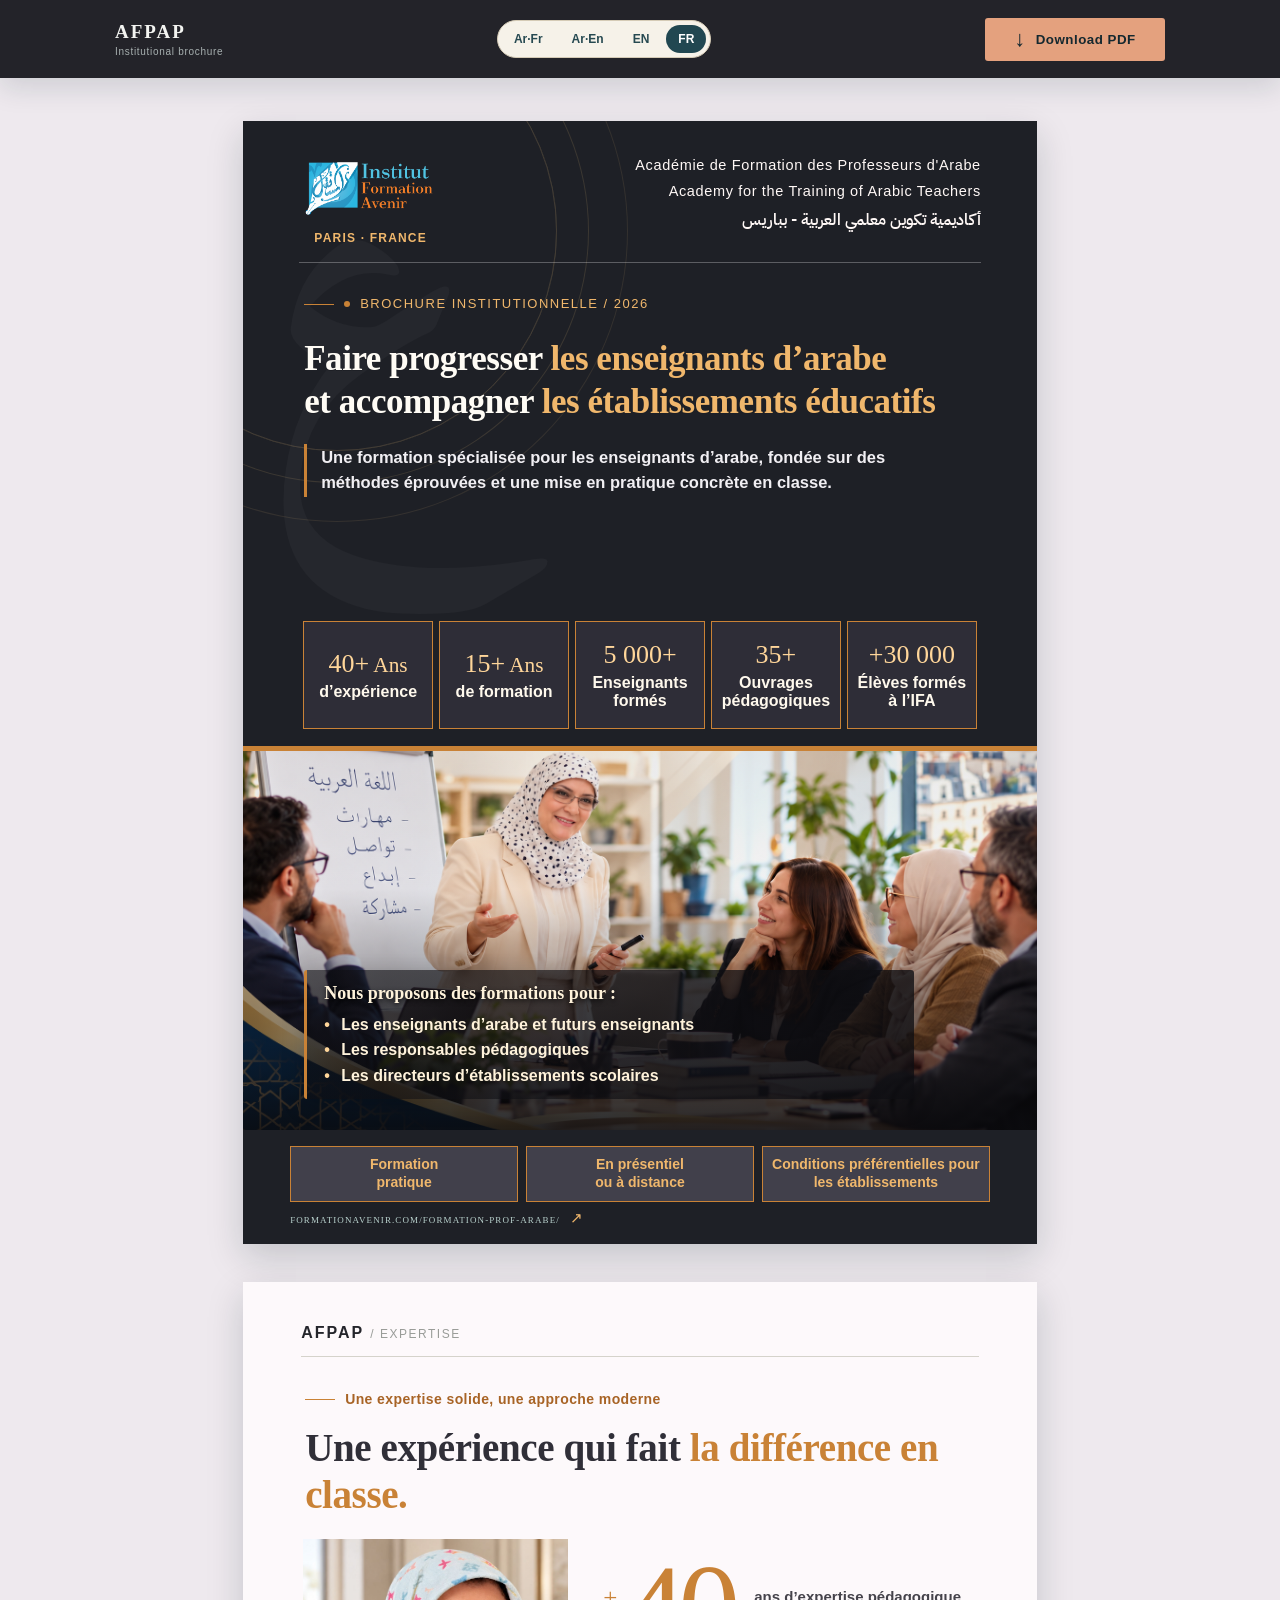
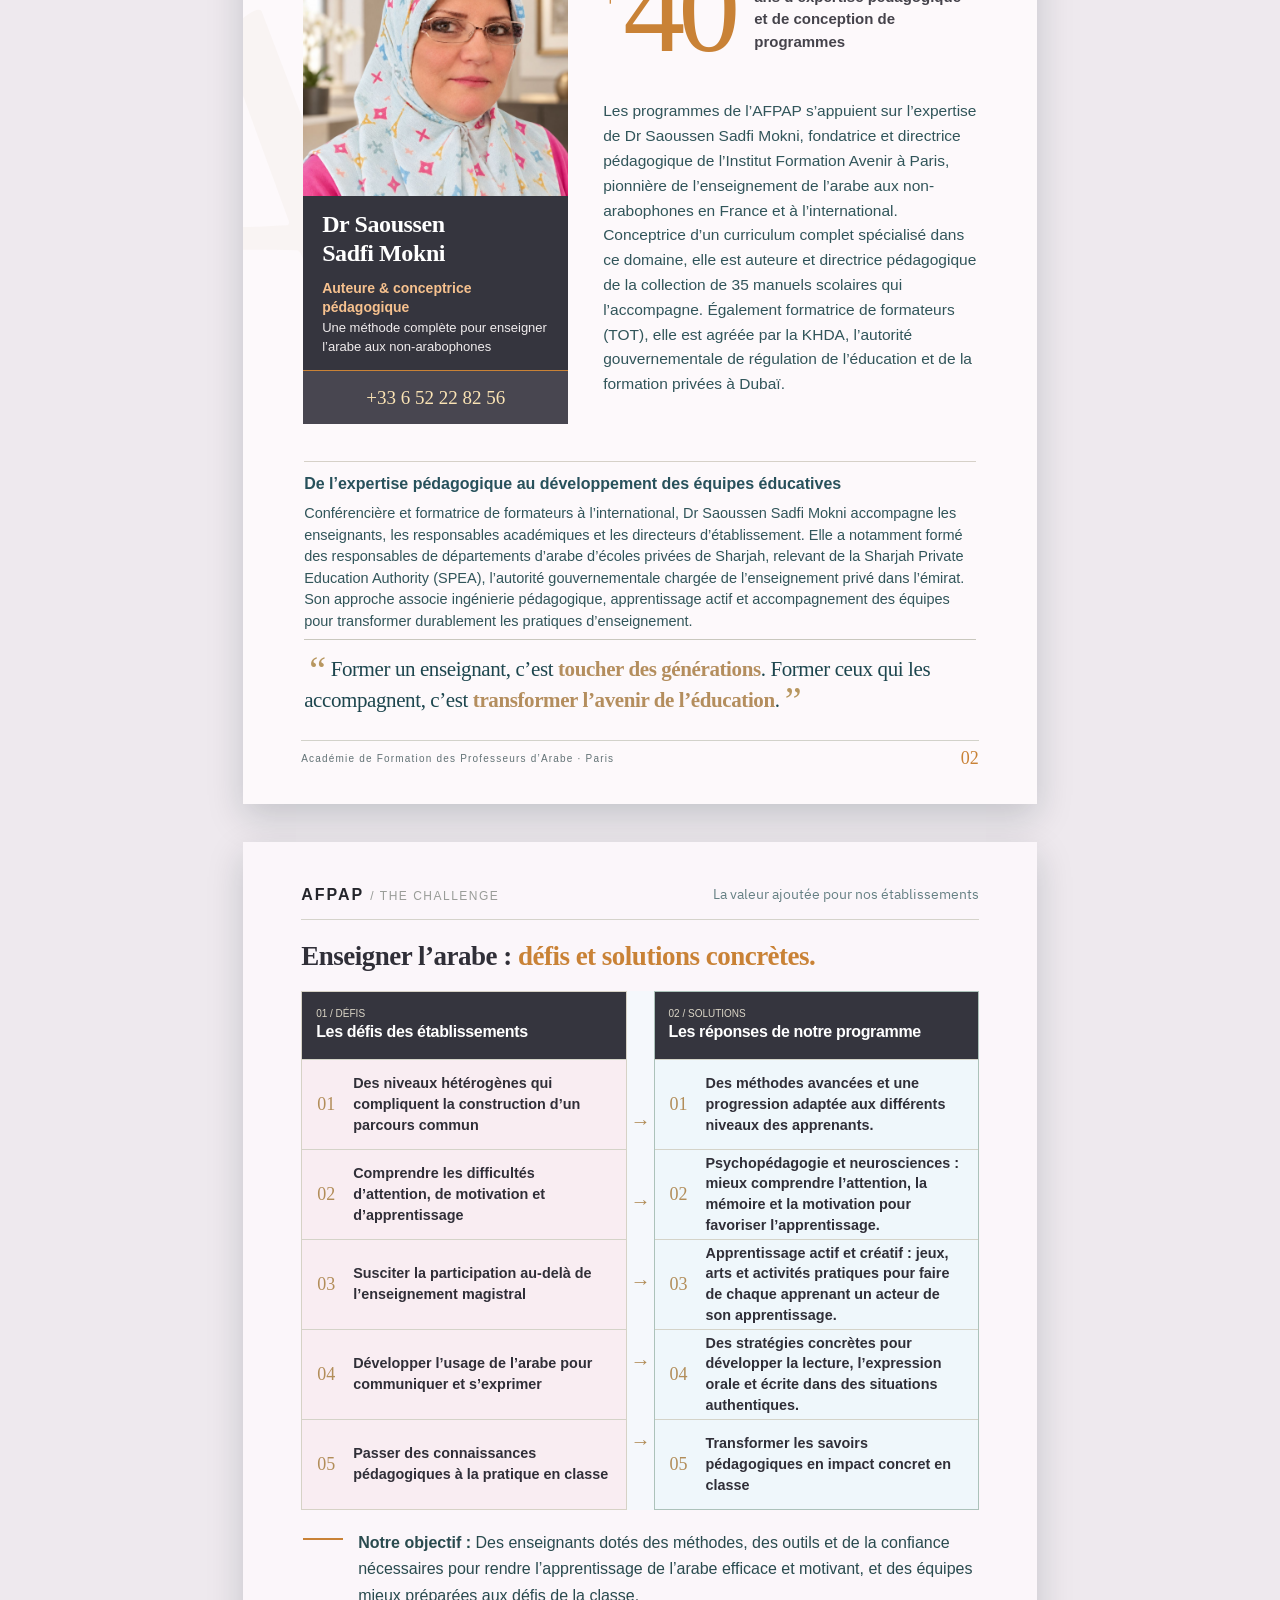
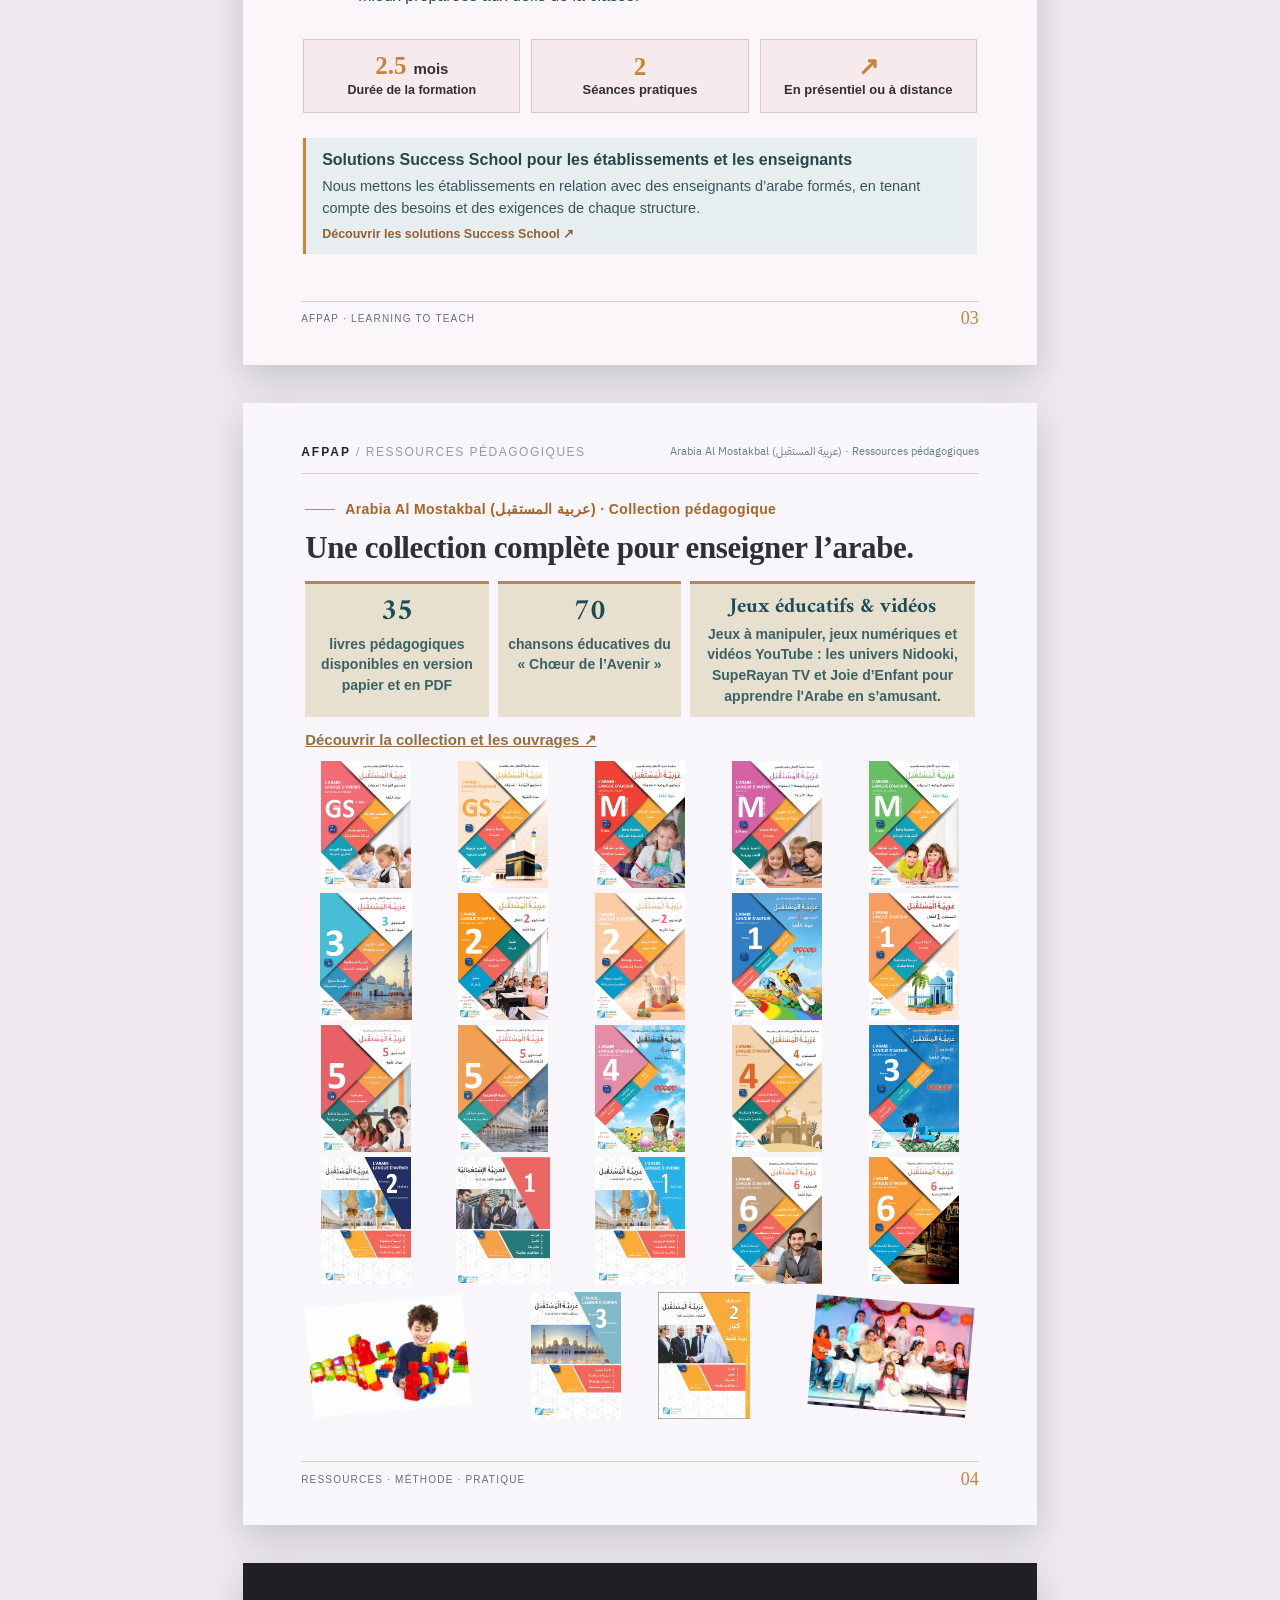
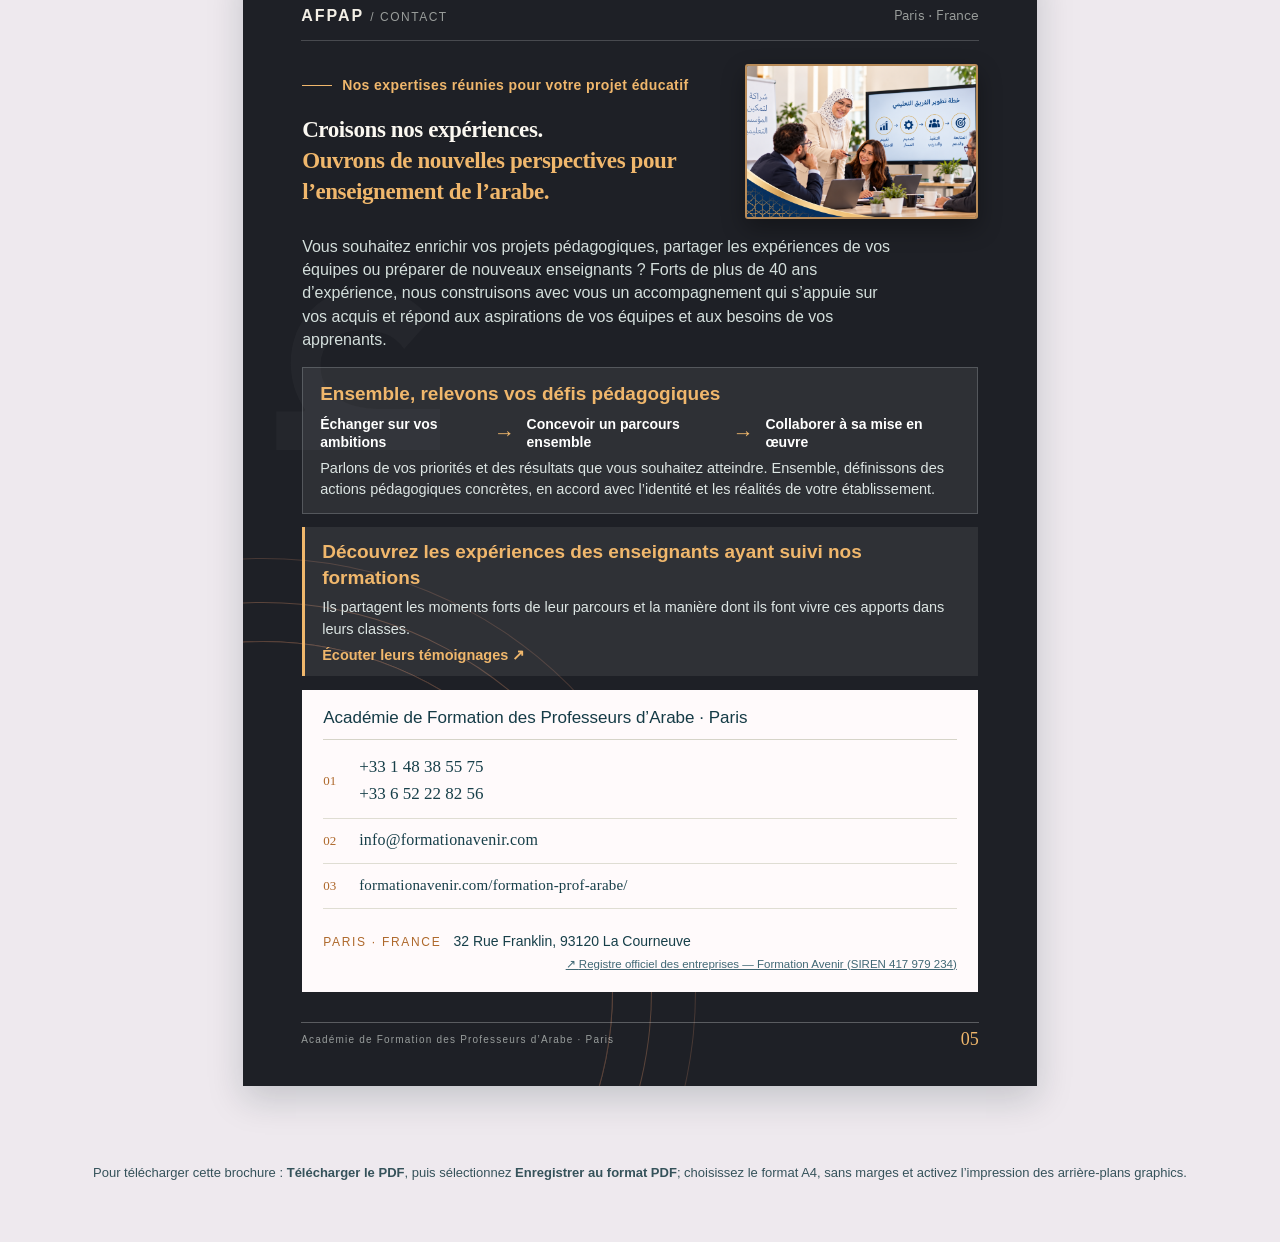
<file: fr/index.html>
<!doctype html>
<html lang="fr" dir="ltr" class="english-only french-only">
	<head>
		<meta charset="utf-8" />
		<meta name="viewport" content="width=device-width, initial-scale=1" />
		<meta name="theme-color" content="#102e38" />
		<meta name="description" content="Brochure institutionnelle AFPAP : formation des enseignants d’arabe, ressources pédagogiques et partenariats pour les établissements." />
		<title>AFPAP-Brochure-FR</title>
		<link rel="stylesheet" href="../style.css" /><link rel="stylesheet" href="french.css" />
	</head>
	<body>
		<!-- Viewer controls are hidden in print/PDF. -->
		<header class="viewer-bar" dir="ltr">
			<div class="viewer-brand">
				<span
					><strong>AFPAP</strong
					><small>Institutional brochure</small></span
				>
			</div>
			<nav class="language-switcher" aria-label="Brochure editions"><a href="../">Ar·Fr</a><a href="../en/">Ar·En</a><a href="../english/">EN</a><a href="../fr/" aria-current="page">FR</a></nav><div class="viewer-actions">
				<button class="download-btn" type="button" onclick="window.print()">
					<span aria-hidden="true">↓</span> Download PDF
				</button>
			</div>
		</header>
		<main class="brochure brochure--pricing-hidden brochure--programme-merged brochure--institutions-merged" aria-label="Brochure institutionnelle AFPAP">
			<!-- PAGE 1: COVER -->
			<section class="page cover" id="cover" aria-label="Couverture de la brochure">
				<div class="cover-background-deco"></div>
				<header class="cover-topline">
          <div class="identity">
            <div class="identity-names">
              <span class="identity-name-fr" lang="fr">Académie de Formation des Professeurs d'Arabe</span>
              <span class="identity-name-en" lang="fr">Academy for the Training of Arabic Teachers</span>
              <span class="identity-name-ar" lang="ar">أكاديمية تكوين معلمي العربية - بباريس</span>
            </div>
          </div>
          <div class="institutional-lockup">
            <span class="identity-mark"><img src="../assets/ifa-logo-mark.png" alt="AFPAP academy logo" /></span>
            <span class="identity-location">PARIS · FRANCE</span>
          </div>
        </header>
				<div class="cover-intro">
					<span class="kicker kicker--white"
						><i></i> BROCHURE INSTITUTIONNELLE / 2026</span
					>
					<h1>Faire progresser <em>les enseignants d’arabe</em><br />et accompagner <em>les établissements éducatifs</em></h1>
					<div class="cover-intro-bottom">
						<span class="vertical-rule"></span>
						<p>
							Une formation spécialisée pour les enseignants d’arabe, fondée sur des méthodes éprouvées et une mise en pratique concrète en classe.
						</p>
					</div>
				</div>
                <div class="cover-proof" lang="fr" aria-label="Indicateurs de notre expertise"><div><strong>40+ <small>Ans</small></strong><span>d’expérience</span></div><div><strong>15+ <small>Ans</small></strong><span>de formation</span></div><div><strong>5 000+</strong><span>Enseignants formés</span></div><div><strong>35+</strong><span>Ouvrages pédagogiques</span></div><div><strong>+30 000</strong><span>Élèves formés à l’IFA</span></div></div>
				<div
					class="cover-photo"
					role="img"
					aria-label="Arabic teacher training workshop"
				>
					<div class="cover-photo-shade"></div>
					
					<div class="cover-photo-caption"><span class="caption-lead">Nous proposons des formations pour :</span><ul class="caption-audiences"><li>Les enseignants d’arabe et futurs enseignants</li><li>Les responsables pédagogiques</li><li>Les directeurs d’établissements scolaires</li></ul></div>
				</div>
				<footer class="cover-footer">
					<div class="cover-modes"><span class="cover-feature">Formation<br />pratique</span><span class="cover-feature">En présentiel<br />ou à distance</span><span class="cover-feature">Conditions préférentielles pour les établissements</span></div>
					<a class="cover-web" href="https://www.formationavenir.com/formation-prof-arabe/">FORMATIONAVENIR.COM/FORMATION-PROF-ARABE/ <span>↗</span></a>
				</footer>
			</section>

			<!-- PAGE 2: EXPERTISE -->
			<section
				class="page expertise paper-page"
				id="expertise"
				aria-label="Educational expertise"
			>
				<div class="edge-letter" aria-hidden="true">A</div>
				<div class="page-head">
					<div class="page-head-brand">AFPAP <span> / EXPERTISE</span></div>
					<span class="page-head-series"></span>
				</div>
				<div class="expertise-title">
					<span class="kicker">Une expertise solide, une approche moderne</span>
					<h2>Une expérience qui fait <em>la différence en classe.</em></h2>
				</div>
				<div class="expertise-stage">
					<div class="founder-panel">
						
						<div class="founder-image-placeholder founder-photo" role="img" aria-label="Portrait of Dr. Saoussen Sadfi Mokni"></div>
						<div class="founder-name">
							<strong>Dr Saoussen<br />Sadfi Mokni</strong><span class="founder-role"><span class="role-lead">Auteure & conceptrice pédagogique</span><br /><span class="role-detail">Une méthode complète pour enseigner<br />l’arabe aux non-arabophones</span></span>
						</div><a class="founder-contact" href="tel:+33652228256" dir="ltr">+33 6 52 22 82 56</a></div><div class="expertise-copy">
						<div class="large-fact">
							<span>+</span><strong>40</strong>
							<p>ans d’expertise pédagogique<br />et de conception de programmes</p>
						</div>
						<p class="expertise-emphasis">Les programmes de l’AFPAP s’appuient sur l’expertise de Dr Saoussen Sadfi Mokni, fondatrice et directrice pédagogique de l’Institut Formation Avenir à Paris, pionnière de l’enseignement de l’arabe aux non-arabophones en France et à l’international. Conceptrice d’un curriculum complet spécialisé dans ce domaine, elle est auteure et directrice pédagogique de la collection de 35 manuels scolaires qui l’accompagne. Également formatrice de formateurs (TOT), elle est agréée par la KHDA, l’autorité gouvernementale de régulation de l’éducation et de la formation privées à Dubaï.</p>
						
					</div>
				</div>
				<div class="founder-extra" lang="fr"><strong>De l’expertise pédagogique au développement des équipes éducatives</strong><p>Conférencière et formatrice de formateurs à l’international, Dr Saoussen Sadfi Mokni accompagne les enseignants, les responsables académiques et les directeurs d’établissement. Elle a notamment formé des responsables de départements d’arabe d’écoles privées de Sharjah, relevant de la Sharjah Private Education Authority (SPEA), l’autorité gouvernementale chargée de l’enseignement privé dans l’émirat. Son approche associe ingénierie pédagogique, apprentissage actif et accompagnement des équipes pour transformer durablement les pratiques d’enseignement.</p></div><div class="editorial-note"><p><span class="quote-mark quote-mark--inline" aria-hidden="true">“</span>Former un enseignant, c’est <strong>toucher des générations</strong>. Former ceux qui les accompagnent, c’est <strong>transformer l’avenir de l’éducation</strong>.<span class="quote-mark quote-mark--inline" aria-hidden="true">”</span></p></div>
				<footer class="page-foot">
					<span>Académie de Formation des Professeurs d’Arabe · Paris</span
					><span class="page-counter"></span>
				</footer>
			</section>

			<!-- PAGE 3: CHALLENGE TO OUTCOME -->
			<section
				class="page challenges paper-page challenges--merged"
				id="challenges"
				aria-label="Défis pédagogiques"
			>
				<div class="page-head">
					<div class="page-head-brand">AFPAP <span> / THE CHALLENGE</span></div>
					<span class="page-head-series"
						>La valeur ajoutée pour nos établissements</span
					>
				</div>
				<div class="challenges-intro"><h2>Enseigner l’arabe : <em>défis et solutions concrètes.</em></h2></div><div class="transformation-map"><div class="map-col map-col--before"><div class="map-header"><small>01 / DÉFIS</small><strong>Les défis des établissements</strong></div><div class="map-entry"><b>01</b><span>Des niveaux hétérogènes qui compliquent la construction d’un parcours commun</span></div><div class="map-entry"><b>02</b><span>Comprendre les difficultés d’attention, de motivation et d’apprentissage</span></div><div class="map-entry"><b>03</b><span>Susciter la participation au-delà de l’enseignement magistral</span></div><div class="map-entry"><b>04</b><span>Développer l’usage de l’arabe pour communiquer et s’exprimer</span></div><div class="map-entry"><b>05</b><span>Passer des connaissances pédagogiques à la pratique en classe</span></div></div><div class="map-spine" aria-hidden="true"><span>←</span><span>←</span><span>←</span><span>←</span><span>←</span></div><div class="map-col map-col--after"><div class="map-header"><small>02 / SOLUTIONS</small><strong>Les réponses de notre programme</strong></div><div class="map-entry"><b>01</b><span>Des méthodes avancées et une progression adaptée aux différents niveaux des apprenants.</span></div><div class="map-entry"><b>02</b><span>Psychopédagogie et neurosciences : mieux comprendre l’attention, la mémoire et la motivation pour favoriser l’apprentissage.</span></div><div class="map-entry"><b>03</b><span>Apprentissage actif et créatif : jeux, arts et activités pratiques pour faire de chaque apprenant un acteur de son apprentissage.</span></div><div class="map-entry"><b>04</b><span>Des stratégies concrètes pour développer la lecture, l’expression orale et écrite dans des situations authentiques.</span></div><div class="map-entry"><b>05</b><span>Transformer les savoirs pédagogiques en impact concret en classe</span></div></div></div><div class="challenges-bottom"><div class="horizontal-accent"></div><p><strong>Notre objectif :</strong> Des enseignants dotés des méthodes, des outils et de la confiance nécessaires pour rendre l’apprentissage de l’arabe efficace et motivant, et des équipes mieux préparées aux défis de la classe.</p></div><div class="merged-programme-facts"><div><div class="fact-primary"><b>2.5</b><span>mois</span></div><span class="fact-caption">Durée de la formation</span></div><div><b>2</b><span>Séances pratiques</span></div><div><b>↗</b><span>En présentiel ou à distance</span></div></div><div class="challenges-success-school"><strong>Solutions Success School pour les établissements et les enseignants</strong><p>Nous mettons les établissements en relation avec des enseignants d’arabe formés, en tenant compte des besoins et des exigences de chaque structure.</p><a href="https://success-school.net/school-solutions/" target="_blank" rel="noopener">Découvrir les solutions Success School ↗</a></div><footer class="page-foot">
					<span>AFPAP · LEARNING TO TEACH</span
					><span class="page-counter"></span>
				</footer>
			</section>

			<!-- PAGE 4: PROGRAM -->
			<section class="page program" id="program" aria-label="Two-and-a-half-month training programme">
				<div class="program-number-ghost" aria-hidden="true">2,5</div>
				<div class="page-head page-head--light">
					<div class="page-head-brand">AFPAP <span>/ THE PROGRAMME</span></div>
					<span class="page-head-series">PROFESSIONAL TRAINING</span>
				</div>
				<div class="program-heading">
					<span class="kicker kicker--white"
						>From knowledge to practice</span
					>
					<h2>2.5 months.<br /><em>Practical workshops.</em><br />Better teaching, every lesson.</h2>
					<p>
						A specialist programme combining modern educational principles with practical ways to teach Arabic to non-native speakers. Each participant has opportunities to apply new skills.
					</p>
				</div>
				<div class="curriculum-list">
					<article class="curriculum-item">
						<span>01</span>
						<div>
							<strong>Methods for teaching Arabic</strong>
							<p>Structure lessons, sequence skills and introduce concepts progressively.</p>
						</div>
					</article>
					<article class="curriculum-item">
						<span>02</span>
						<div>
							<strong>Pedagogy and educational psychology</strong>
							<p>Understand learners' needs, individual differences and motivation.</p>
						</div>
					</article>
					<article class="curriculum-item">
						<span>03</span>
						<div>
							<strong>Language skills and explanation techniques</strong>
							<p>Use language knowledge and translation when helpful to make content accessible.</p>
						</div>
					</article>
					<article class="curriculum-item">
						<span>04</span>
						<div>
							<strong>Activities and teaching tools</strong>
							<p>Encourage participation through games, resources and purposeful activities.</p>
						</div>
					</article>
					<article class="curriculum-item curriculum-item--highlight">
						<span>05</span>
						<div>
							<strong>Teaching practice: two practical lessons</strong>
							<p>
								Each participant leads two practical teaching sessions to build classroom confidence and teaching skills.
							</p>
						</div>
					</article>
				</div>
				<div class="program-footerline">
					<span><b>2.5 MONTHS</b> total training</span
					><span><b>2</b> practice lessons</span
					><span><b>↗</b> En présentiel ou à distance</span>
				</div>
				<footer class="page-foot page-foot--light">
					<span>ARABIC TEACHER TRAINING</span
					><span class="page-counter"></span>
				</footer>
			</section>

			<!-- PAGE 5: TEACHING RESOURCES -->
			<section
				class="page resources paper-page"
				id="resources"
				aria-label="Ressources pédagogiques"
			>
				<div class="page-head">
					<div class="page-head-brand">AFPAP <span>/ RESSOURCES PÉDAGOGIQUES</span></div>
					<span class="page-head-series">Arabia Al Mostakbal (عربية المستقبل) · Ressources pédagogiques</span>
				</div>
				<div class="resources-intro"><span class="kicker">Arabia Al Mostakbal (عربية المستقبل) · Collection pédagogique</span><h2>Une collection complète pour enseigner l’arabe.</h2><div class="kit-facts"><div><strong>35</strong><span>livres pédagogiques disponibles en version papier et en PDF</span></div><div><strong>70</strong><span>chansons éducatives du « Chœur de l’Avenir »</span></div><div><strong>Jeux éducatifs & vidéos</strong><span>Jeux à manipuler, jeux numériques et vidéos YouTube : les univers Nidooki, SupeRayan TV et Joie d’Enfant pour apprendre l'Arabe en s’amusant.</span></div></div><a class="resource-link" href="https://www.formationavenir.com/nos-manuels-scolaires/">Découvrir la collection et les ouvrages ↗</a></div>
				<div class="resource-books resource-books--gallery" aria-label="Arabic educational resource illustration"><div class="resources-book-main">
<div class="resource-book-cover collection-cover--01" role="img" aria-label="Arabic educational resource illustration"></div>
<div class="resource-book-cover collection-cover--02" role="img" aria-label="Arabic educational resource illustration"></div>
<div class="resource-book-cover collection-cover--03" role="img" aria-label="Arabic educational resource illustration"></div>
<div class="resource-book-cover collection-cover--04" role="img" aria-label="Arabic educational resource illustration"></div>
<div class="resource-book-cover collection-cover--05" role="img" aria-label="Arabic educational resource illustration"></div>
<div class="resource-book-cover collection-cover--06" role="img" aria-label="Arabic educational resource illustration"></div>
<div class="resource-book-cover collection-cover--07" role="img" aria-label="Arabic educational resource illustration"></div>
<div class="resource-book-cover collection-cover--08" role="img" aria-label="Arabic educational resource illustration"></div>
<div class="resource-book-cover collection-cover--09" role="img" aria-label="Arabic educational resource illustration"></div>
<div class="resource-book-cover collection-cover--10" role="img" aria-label="Arabic educational resource illustration"></div>
<div class="resource-book-cover collection-cover--11" role="img" aria-label="Arabic educational resource illustration"></div>
<div class="resource-book-cover collection-cover--12" role="img" aria-label="Arabic educational resource illustration"></div>
<div class="resource-book-cover collection-cover--13" role="img" aria-label="Arabic educational resource illustration"></div>
<div class="resource-book-cover collection-cover--14" role="img" aria-label="Arabic educational resource illustration"></div>
<div class="resource-book-cover collection-cover--15" role="img" aria-label="Arabic educational resource illustration"></div>
<div class="resource-book-cover collection-cover--16" role="img" aria-label="Arabic educational resource illustration"></div>
<div class="resource-book-cover collection-cover--17" role="img" aria-label="Arabic educational resource illustration"></div>
<div class="resource-book-cover collection-cover--18" role="img" aria-label="Arabic educational resource illustration"></div>
<div class="resource-book-cover collection-cover--19" role="img" aria-label="Arabic educational resource illustration"></div>
<div class="resource-book-cover collection-cover--20" role="img" aria-label="Arabic educational resource illustration"></div>
</div><div class="resources-gallery-last"><div class="resources-side-art resources-side-art--songs" role="img" aria-label="Arabic educational resource illustration"></div><div class="resources-final-books"><div class="resource-book-cover collection-cover--21" role="img" aria-label="Arabic educational resource illustration"></div><div class="resource-book-cover collection-cover--22" role="img" aria-label="Arabic educational resource illustration"></div></div><div class="resources-side-art resources-side-art--game" role="img" aria-label="Arabic educational resource illustration"></div></div></div>
				
				<footer class="page-foot">
					<span>RESSOURCES · MÉTHODE · PRATIQUE</span
					><span class="page-counter"></span>
				</footer>
			</section>
			<!-- PAGE 6: INSTITUTIONAL OFFER -->
			<section
				class="page institutions paper-page"
				id="institutions"
				aria-label="Institutional training offer"
			>
				<div class="page-head">
					<div class="page-head-brand">
						AFPAP <span>/ FOR INSTITUTIONS</span>
					</div>
					<span class="page-head-series">TEAM DEVELOPMENT</span>
				</div>
				<div class="institutions-hero">
					<div class="institutions-hero-copy">
						<span class="kicker">A programme for educational institutions</span>
						<h2>
							We do more than<br />train individuals; <em>we develop<br />whole teaching teams.</em>
						</h2>
						<p>
							For schools, associations and institutes seeking to develop their Arabic teaching teams or prepare new teachers using a clear, consistent approach.
						</p>
					</div>
					<div class="institution-image">
						<img
							src="../assets/institution-team-demo.webp"
							alt="Teaching team planning session"
						/><span>Stronger teaching starts with the team</span>
					</div>
				</div>
				<div class="institution-benefits">
					<div>
						<span>01</span><strong>Group training</strong>
						<p>Training tailored to the institution's teaching team.</p>
					</div>
					<div>
						<span>02</span><strong>Practical support</strong>
						<p>Hands-on practice, teaching resources and support as agreed.</p>
					</div>
					<div>
						<span>03</span><strong>Conditions préférentielles pour les établissements</strong>
						<p>Preferential rates for educational institutions, payable in four instalments.</p>
					</div>
				</div>
				<div class="institution-process">
					<span class="process-label">Comment démarrer un partenariat ?</span>
					<div>
						<b>Identify your needs</b><i>→</i><b>Définir le nombre de participants</b><i>→</i
						><b>Lancer la formation</b>
					</div>
				<p class="secondary-contact">Contact : <a href="tel:+33148385575" dir="ltr">+33 1 48 38 55 75</a> <a href="tel:+33652228256" dir="ltr">+33 6 52 22 82 56</a></p></div>
				<div class="institution-cta school-solutions"><strong>Solutions Success School pour les établissements et les enseignants</strong><div class="solutions-description"><h3>Connecting Institutions with Qualified Arabic Teachers</h3><p>We help schools and educational institutions find qualified Arabic teachers by connecting them with teachers who have completed training programmes, while taking each institution’s specific needs and requirements into account.</p></div><a href="https://success-school.net/school-solutions/">Découvrir les solutions Success School ↗</a></div>
				<footer class="page-foot">
					<span>ONE PROGRAMME · ONE TEAM · REAL IMPACT</span
					><span class="page-counter"></span>
				</footer>
			</section>

			<!-- PAGE 7: PRICE -->
			<section
				class="page pricing paper-page"
				id="pricing"
				aria-label="Institutional pricing"
			>
				<div class="page-head">
					<div class="page-head-brand">
						AFPAP <span>/ INSTITUTIONAL PRICING</span>
					</div>
					<span class="page-head-series">GROUP ENROLMENT</span>
				</div>
				<div class="pricing-heading">
					<span class="kicker">Training prices for educational institutions</span>
					<h2>The more teachers you enrol,<br /><em>the lower the price.</em></h2>
					<p>
						These institutional rates apply per participant from the same organisation, with the option to pay in four instalments.
					</p>
				</div>
				<div
					class="price-grid"
					role="table"
					aria-label="Institutional pricing for Arabic teacher training"
				>
					<div class="price-row price-header" role="row">
						<div role="columnheader">Participants</div>
						<div role="columnheader">Price per person</div>
						<div role="columnheader" class="installment-header">Four instalments</div>
					</div>
					<div class="price-row" role="row">
						<div role="cell"><strong>1–3</strong><small>participants</small></div>
						<div role="cell">
							<strong>880 <span>€</span></strong>
						</div>
						<div role="cell">4 × <b>220 €</b></div>
					</div>
					<div class="price-row" role="row">
						<div role="cell"><strong>4</strong><small>participants</small></div>
						<div role="cell">
							<strong>800 <span>€</span></strong>
						</div>
						<div role="cell">4 × <b>200 €</b></div>
					</div>
					<div class="price-row" role="row">
						<div role="cell"><strong>5</strong><small>participants</small></div>
						<div role="cell">
							<strong>700 <span>€</span></strong>
						</div>
						<div role="cell">4 × <b>175 €</b></div>
					</div>
					<div class="price-row price-row--feature" role="row">
						<div role="cell">
							<strong>6+</strong><small>participants</small>
						</div>
						<div role="cell">
							<strong>600 <span>€</span></strong>
						</div>
						<div role="cell">4 × <b>150 €</b></div>
					</div>
				</div>
				<div class="pricing-feature">
					<span class="pricing-asterisk">↗</span>
					<div>
						<strong>Save up to €280 per participant</strong>
						<p>
							compared with the 1–3 participant rate when enrolling six or more people from the same institution.
						</p>
					</div>
				</div>
				
				<footer class="page-foot">
					<span>INVEST IN YOUR TEACHERS</span
					><span class="page-counter"></span>
				</footer>
			</section>

			<!-- PAGE 8: CONTACT -->
			<section
				class="page contact"
				id="contact"
				aria-label="Contacter l’académie"
			>
				<div class="contact-arc" aria-hidden="true"></div>
				<div class="contact-decoration" aria-hidden="true" lang="ar">ء</div>
				<header class="page-head page-head--light">
					<div class="page-head-brand">AFPAP <span>/ CONTACT</span></div>
					<span class="page-head-series">Paris · France</span>
				</header>
				<div class="contact-heading"><div class="contact-hero-copy"><span class="kicker kicker--white">Nos expertises réunies pour votre projet éducatif</span><h2>Croisons nos expériences.<br /><em>Ouvrons de nouvelles perspectives pour l’enseignement de l’arabe.</em></h2></div><div class="contact-team-photo"><img src="../assets/institution-team-demo.webp" alt="Arabic teaching team working together" /></div><p>Vous souhaitez enrichir vos projets pédagogiques, partager les expériences de vos équipes ou préparer de nouveaux enseignants ? Forts de plus de 40 ans d’expérience, nous construisons avec vous un accompagnement qui s’appuie sur vos acquis et répond aux aspirations de vos équipes et aux besoins de vos apprenants.</p></div><div class="contact-partnership-process"><strong>Ensemble, relevons vos défis pédagogiques</strong><div class="partnership-steps"><b>Échanger sur vos ambitions</b><i>→</i><b>Concevoir un parcours ensemble</b><i>→</i><b>Collaborer à sa mise en œuvre</b></div><p>Parlons de vos priorités et des résultats que vous souhaitez atteindre. Ensemble, définissons des actions pédagogiques concrètes, en accord avec l’identité et les réalités de votre établissement.</p></div><div class="contact-testimonials"><strong>Découvrez les expériences des enseignants ayant suivi nos formations</strong><p>Ils partagent les moments forts de leur parcours et la manière dont ils font vivre ces apports dans leurs classes.</p><a href="https://www.formationavenir.com/formation-prof-arabe/#temoignages" target="_blank" rel="noopener">Écouter leurs témoignages ↗</a></div><div class="contact-card contact-card--fr contact-card--two-phones">
					<div class="contact-card-top"><span class="brand-small" lang="fr">Académie de Formation des Professeurs d’Arabe · Paris</span></div>
					<div class="contact-line contact-phones" dir="ltr"><span>01</span><div class="contact-phone-numbers"><a href="tel:+33148385575">+33 1 48 38 55 75</a><a href="tel:+33652228256">+33 6 52 22 82 56</a></div></div>
					<a
						class="contact-line"
						href="mailto:info@formationavenir.com"
						dir="ltr"
						><span>02</span><strong>info@formationavenir.com</strong></a
					><a
						class="contact-line website-line"
						href="https://www.formationavenir.com/formation-prof-arabe/"
						target="_blank"
						rel="noopener"
						dir="ltr"
						><span>03</span
						><strong>formationavenir.com/formation-prof-arabe/</strong></a
					>
					<div class="contact-address"><div class="contact-address-heading"><span>PARIS · FRANCE</span><strong>32 Rue Franklin, 93120 La Courneuve</strong></div><a class="legal-register" href="https://annuaire-entreprises.data.gouv.fr/entreprise/formation-avenir-417979234">Registre officiel des entreprises — Formation Avenir (SIREN 417 979 234) ↗</a></div>
				</div>
				<footer class="page-foot page-foot--light">
					<span>Académie de Formation des Professeurs d’Arabe · Paris</span
					><span class="page-counter"></span>
				</footer>
			</section>
		</main>
		<div class="screen-help">
			Pour télécharger cette brochure : <strong>Télécharger le PDF</strong>, puis sélectionnez
			<strong>Enregistrer au format PDF</strong>; choisissez le format A4, sans marges et activez l’impression des arrière-plans
			graphics.
		</div>
	</body>
</html>
</file>
<file: style.css>
/* ============================================================================
  AFPAP — INSTITUTIONAL BROCHURE / CODE EDITION
  Change global design tokens here. Change ALL page texts in index.html.
  PDF: Chrome / Edge > Print > Save as PDF / A4 / None / Background graphics.
  Add a page by duplicating <section class="page"> in index.html.
  Numbering is AUTOMATIC via CSS counters.
============================================================================ */
@import url('https://fonts.googleapis.com/css2?family=Amiri:wght@400;700&family=IBM+Plex+Sans+Arabic:wght@300;400;500;600;700&display=swap');

/* ORIGINAL COLOR VALUES — preserved for rollback; inactive mappings.
   #102f39 => #24252b
   #09242e => #1e2026
   #245760 => #45434b
   #4e938d => #797a84
   #f6f1e7 => #fcf5f6
   #faf8f3 => #fdf9fb
   #bc985e => #d88e68
   #d5bb82 => #e6ad8c
   #fffdfa => #fffafb
   #18333b => #302f38
   #697a7b => #686571
   #d9d4c8 => #e8dce3
   #cbd0cc => #eee9ee
   #101d23 => #232329
   #f9f7f1 => #faf6fa
   #f8f7f1 => #f5f8fc
   #f0ede4 => #f8eaf0
   #f7f8f2 => #eff7fb
   #f4f0e6 => #faf4f8
   #fbf9f4 => #fdf9fb
   #e3e2d8 => #f5eaf1
   #e9e3d6 => #faeaf0
   #e9dcc3 => #f9e3df
   #e5e9e2 => #edf5f9
   #234d53 => #3e3c46
   #234d54 => #3e3c46
   #173d46 => #35343c
   #133b43 => #35343c
   #34535a => #52505d
   #205b59 => #52505d
   #244650 => #45434e
   #092833 => #24252d
   #d7b778 => #e4a17e
   #efd5a4 => #f3c5a8
   #d6b67a => #e8ad8d
   #ba995e => #d99170
   #e0bf83 => #eeb493
   #e6c18b => #f0bd9c
   #d6ba83 => #e8ae8d
   #d7b575 => #eaae8a
   #d8b477 => #e8ab85
   #c3a26a => #d99979
   #e7c98c => #f4bc99
   #bd985e => #d99270
   #b49467 => #d99c7b
   #c9ac7d => #e2a484
   #d0aa6e => #e3a17e
   #d1b17a => #e7ab8d
   #e5be80 => #e8ab87
   #ddb77d => #ecaa89
   #d9e1dd => #f1eff3
   #b9cbc7 => #e7e5ec
   #1b3e46 => #42404a
   #294b51 => #45434b
   #194c53 => #44434e
   #426e6e => #686b7a
*/
:root{
  --deep:#24252b;
  --deepest:#1e2026;
  --pine:#45434b;
  --turquoise:#797a84;
  --cream:#fcf5f6;
  --paper:#fdf9fb;
  --bronze:#d88e68;
  --gold:#e6ad8c;
  --light:#fffafb;
  --ink:#302f38;
  --muted:#686571;
  --border:#e8dce3;
  --font-body:'IBM Plex Sans Arabic','Noto Sans Arabic',sans-serif;
  --font-display:'Amiri','Noto Naskh Arabic',serif;
}
*{box-sizing:border-box}
html{scroll-behavior:smooth}
body{margin:0;background:#eee9ee;color:var(--ink);font-family:var(--font-body);text-rendering:optimizeLegibility;-webkit-font-smoothing:antialiased}
.viewer-bar{position:sticky;z-index:80;top:0;height:78px;background:#232329;color:#f3f4f1;display:flex;align-items:center;justify-content:space-between;padding:0 max(calc((100vw - 1050px)/2),26px);box-shadow:0 10px 28px #10293123;font-family:Arial,sans-serif}
.viewer-brand{display:flex;align-items:center;gap:14px}.viewer-monogram{width:40px;height:40px;border:1px solid #d99c7b;display:flex;align-items:center;justify-content:center;font-family:Georgia,serif;font-size:26px}.viewer-monogram span{color:#d99c7b}.viewer-brand strong{font-family:Georgia,serif;font-size:19px;letter-spacing:2px;display:block}.viewer-brand small{display:block;color:#a7b0b0;font-size:10px;margin-top:3px;letter-spacing:.7px}.viewer-actions{display:flex;align-items:center;gap:26px}.viewer-hint{color:#aeb9b8;letter-spacing:.6px;font-size:11px}.download-btn{border:0;background:#e4a17e;color:#14282f;min-width:180px;height:43px;border-radius:3px;font-family:Arial,sans-serif;font-weight:700;letter-spacing:.5px;cursor:pointer;display:flex;align-items:center;justify-content:center;gap:10px}.download-btn:hover{background:#f3c5a8}.download-btn span{font-size:22px;font-weight:400;line-height:1}
.brochure{counter-reset:brochurePage;padding:43px 16px 60px;display:flex;align-items:center;flex-direction:column;gap:38px}
.page{counter-increment:brochurePage;display:block;position:relative;width:210mm;height:297mm;flex-shrink:0;overflow:hidden;background:var(--paper);color:var(--ink);box-shadow:0 13px 34px #0a22292e;isolation:isolate}
.page-counter::before{content:counter(brochurePage,decimal-leading-zero)}
.paper-page{background:var(--paper)}
.page-head{position:relative;z-index:3;margin:0 58px;padding:42px 0 14px;display:flex;align-items:center;justify-content:space-between;direction:ltr;border-bottom:1px solid #d5d3cb;font-family:Arial,sans-serif;color:var(--deep)}
.page-head-brand{font-size:16px;font-weight:700;letter-spacing:2px}.page-head-brand span{font-size:10px;font-weight:500;letter-spacing:1.5px;color:#999c98}
.page-head-series{font-family:var(--font-body);font-size:11px;color:#668084;direction:rtl;letter-spacing:0}
.page-head--light{color:#f3efe6;border-color:#ffffff30}.page-head--light .page-head-brand span,.page-head--light .page-head-series{color:#d9ded8a8}
.page-foot{position:absolute;bottom:29px;right:58px;left:58px;z-index:10;height:35px;display:flex;align-items:center;justify-content:space-between;flex-direction:row-reverse;direction:ltr;border-top:1px solid #d2d2ca;color:#627275;font-family:Arial,sans-serif;font-size:9px;letter-spacing:1.2px}.page-counter{font-family:Georgia,serif;color:var(--bronze);font-size:18px;letter-spacing:0}
.page-foot--light{color:#e0e7e3a0;border-color:#fff4}.page-foot--light .page-counter{color:#dfc48c}
.kicker{display:flex;align-items:center;gap:10px;color:#9a774a;font-weight:700;font-size:12px;letter-spacing:.4px}.kicker::before{content:'';display:inline-block;height:1px;width:30px;background:var(--bronze)}.kicker--white{color:#e8ae8d}.kicker--white::before{background:#b99a62}
.page h2,.cover h1{font-family:var(--font-display);font-weight:700;letter-spacing:-.8px;margin:0}.page h2 em,.cover h1 em{font-style:normal;color:var(--bronze)}
.page p{margin:0}
/* ------------------ COVER ------------------ */
.cover{background:var(--deepest);color:white}
.cover-background-deco{position:absolute;top:-110px;left:-126px;height:440px;width:440px;border:1px solid #cda86f35;border-radius:50%;box-shadow:0 0 0 31px #1e2026,0 0 0 32px #cda86f2a,0 0 0 70px #1e2026,0 0 0 71px #cda86f20;pointer-events:none}
.cover::after{content:'ع';position:absolute;top:14px;left:18px;font-family:var(--font-display);font-weight:700;font-size:390px;color:#ffffff08;line-height:1;pointer-events:none}
.cover-topline{position:relative;z-index:2;margin:0 56px;padding-top:44px;display:flex;justify-content:space-between;direction:rtl;align-items:center;border-bottom:1px solid #ffffff46;padding-bottom:22px}
.identity{display:flex;align-items:center;gap:14px;direction:ltr}.identity-mark{width:57px;height:58px;display:flex;align-items:center;justify-content:center;border:1px solid #d2b57c82;border-radius:50%;color:#d4b578;font-family:var(--font-display);font-size:47px;padding-bottom:4px}.identity strong{display:block;font-family:Georgia,serif;font-size:23px;letter-spacing:3px;color:#fcf9f1;line-height:1}.identity small{display:block;font-family:Arial,sans-serif;max-width:204px;font-size:8px;line-height:1.55;color:#d3cfc4;letter-spacing:.6px;margin-top:8px}.institutional-lockup{font-family:Georgia,serif;text-align:left;direction:ltr;font-size:12px;letter-spacing:1.8px;line-height:1.9;color:#f4ede0}.institutional-lockup span{font-size:9px;color:#c6ae7c;letter-spacing:3px}
.cover-intro{position:absolute;top:160px;right:61px;left:61px;z-index:2}.cover-intro .kicker{font:10px Arial,sans-serif;letter-spacing:1.5px}.cover-intro .kicker i{height:6px;width:6px;border-radius:100%;background:#e2a484}
.cover h1{font-size:59px;line-height:1.27;margin-top:14px;color:#fffcf5;text-shadow:0 1px #1e2026}.cover h1 em{color:#e8ab85}.cover h1>span{color:#e8ab85}
.cover-intro-bottom{margin-top:18px;display:flex;align-items:flex-start;gap:16px;max-width:492px}.vertical-rule{width:3px;flex:none;background:#c2a16c;height:51px;margin-top:6px}.cover-intro-bottom p{font-size:13.5px;line-height:2;color:#f1eff3;font-weight:400}
.cover-photo{position:absolute;top:640px;bottom:103px;left:0;right:0;background-image:url('assets/cover-workshop-demo.webp');background-size:cover;background-position:center center;border-top:5px solid #c6a46e}
.cover-photo-shade{position:absolute;inset:0;background:linear-gradient(180deg,rgba(5,29,37,.13),transparent 36%,rgba(7,30,38,.8) 97%)}
.floating-seal{position:absolute;top:-51px;left:58px;width:149px;height:149px;z-index:3;border-radius:100%;background:#eaae8a;border:9px solid var(--deepest);box-shadow:0 0 0 1px #eaae8a;display:flex;align-items:center;justify-content:center;flex-direction:column;color:#0d2c35;line-height:1}.floating-seal b{font:60px Georgia,serif;letter-spacing:-5px}.floating-seal span{font-size:15px;text-align:center;font-weight:700;line-height:1.25;margin-top:6px}
.cover-photo-caption{position:absolute;right:59px;bottom:28px;color:white}.cover-photo-caption span{display:block;font-size:11px;color:#ecd3a7;letter-spacing:.4px;margin-bottom:8px}.cover-photo-caption b{font-weight:600;font-size:16px}
.cover-footer{position:absolute;height:103px;bottom:0;right:0;left:0;background:var(--deepest);display:flex;flex-direction:column;gap:9px;justify-content:center;padding:0 58px}.cover-modes{display:flex;align-items:center;gap:11px;font-size:11px;white-space:nowrap}.cover-modes span{font:12px Georgia,serif;color:#e3a17e}.cover-modes i{height:3px;width:3px;background:#dbc193;border-radius:50%}.cover-web{font:10px Georgia,serif;letter-spacing:2.5px;color:#b9d1cd;direction:ltr;text-align:right}.cover-web span{color:#e7ab8d;font-size:15px;margin-left:7px}
.identity-mark{border:0;border-radius:2px;overflow:hidden;background:#fdfcf6;width:57px;height:62px;padding:4px;flex:none}.identity-mark img{height:100%;width:100%;object-fit:contain}
/* ------------------ EXPERTISE ------------------ */
.expertise .edge-letter{position:absolute;font:600px var(--font-display);top:42px;left:-176px;color:#bca77c10;pointer-events:none}
.expertise-title{position:relative;padding:37px 62px 0}.expertise h2{font-size:60px;line-height:1.16;margin-top:9px}.expertise-stage{position:relative;display:grid;grid-template-columns:265px 1fr;gap:35px;direction:ltr;margin:28px 60px 0;min-height:478px}
.founder-panel{direction:rtl;background:#f5eaf1;position:relative;height:485px;overflow:hidden}.founder-panel-tag{position:absolute;top:18px;right:19px;background:#35343c;color:#f8f1df;padding:5px 11px;z-index:2;font-size:10px}.founder-image-placeholder{height:346px;background:radial-gradient(circle at 52% 43%,#d9d7c8 0 30%,#bfc7bf 100%);display:flex;align-items:center;justify-content:center;flex-direction:column;gap:9px;color:#506c70;text-align:center}.portrait-icon{font:100px var(--font-display);opacity:.55;height:93px;line-height:1}.founder-image-placeholder strong{font-weight:600;font-size:14px;line-height:1.8}.founder-image-placeholder small{font-size:10px;opacity:.8}.founder-image-placeholder{position:relative;overflow:hidden}.founder-image-placeholder img{position:absolute;inset:0;width:100%;height:100%;object-fit:cover;z-index:2}
.founder-name{background:var(--deep);height:139px;color:white;padding:19px 21px}.founder-name small{font-size:10px;color:#d6b981;display:block}.founder-name strong{font-family:var(--font-display);font-size:29px;font-weight:700;line-height:1.37;display:block;margin-top:3px}
.expertise-copy{direction:rtl;padding-top:9px}.large-fact{height:142px;display:flex;align-items:baseline;gap:6px;position:relative}.large-fact>span{font:25px Georgia,serif;color:#c4a06c;position:relative;top:-45px}.large-fact strong{font:124px Georgia,serif;letter-spacing:-11px;line-height:1;color:#ae8753;direction:ltr}.large-fact p{font-size:15px;line-height:1.5;font-weight:700;color:#45434b;align-self:center;margin-right:15px}.expertise-copy .main-paragraph{font-size:14.2px;line-height:1.97;font-weight:600;color:#42404a;margin-top:8px}.expertise-copy>p:not(.main-paragraph){font-size:13.3px;line-height:2;color:#3e5657;margin-top:14px}.expertise-pills{display:flex;gap:6px;flex-wrap:wrap;margin-top:19px}.expertise-pills span{padding:9px 10px;background:#faeaf0;border-right:2px solid #d88e68;font-size:10.5px;font-weight:600}
.editorial-note{display:flex;align-items:center;gap:17px;position:absolute;bottom:89px;right:61px;left:61px;border-top:1px solid #c9c8be;padding-top:14px}.quote-mark{color:#b89760;font:65px Georgia,serif;line-height:1;height:45px}.editorial-note p{font-family:var(--font-display);font-size:25px;color:#1d464e}.editorial-note strong{color:#b48e5e}
/* ------------------ CHALLENGES ------------------ */
.challenges{background:#faf6fa}.challenges-intro{padding:33px 60px 0}.challenges h2{font-size:58px;line-height:1.24;margin-top:10px}.challenges-intro>p{font-size:14px;line-height:1.9;margin-top:11px;max-width:640px;color:#4f6463}
.transformation-map{margin:32px 58px 0;display:grid;grid-template-columns:1fr 34px 1fr;direction:rtl;gap:0;background:#f5f8fc}.map-col{min-width:0;border:1px solid #d6d2c6}.map-col--before{background:#f8eaf0}.map-col--after{background:#eff7fb;border-color:#acc2ba}.map-header{height:93px;padding:17px 19px;color:white;background:#52505d}.map-col--after .map-header{background:#52505d}.map-header small{display:block;color:#dbd6c7;font-size:10px;margin-bottom:8px}.map-header strong{font-family:var(--font-display);font-size:25px}.map-entry{height:105px;padding:14px 17px;border-top:1px solid #d4d3c8;display:flex;align-items:center;gap:13px}.map-entry b{color:#b28d59;font:20px Georgia,serif;direction:ltr;min-width:31px}.map-entry span{font-size:13px;line-height:1.8;font-weight:500}.map-spine{display:flex;flex-direction:column;align-items:center;justify-content:space-evenly;padding-top:82px;color:#b18c56;font-size:24px;font-family:Georgia,serif}
.challenges-bottom{margin:22px 60px 0;display:flex;gap:15px;align-items:flex-start}.horizontal-accent{height:2px;width:40px;flex:none;margin-top:13px;background:#b89865}.challenges-bottom p{font-size:13.4px;line-height:1.95;color:#294a4e;font-weight:500}.challenges-bottom small{display:block;font-weight:400;font-size:10px;color:#798583;margin-top:5px}
/* ------------------ PROGRAM ------------------ */
.program{background:var(--deepest);color:#fcf8ee}.program::before{content:'';position:absolute;top:0;left:0;width:290px;height:580px;background:linear-gradient(135deg,#2c5e63b8,#09242e00)}.program-number-ghost{position:absolute;left:-55px;top:60px;font:280px Georgia,serif;letter-spacing:-38px;color:#ffffff08;direction:ltr}
.program-heading{position:relative;padding:43px 62px 0;z-index:2}.program h2{color:#faf6ec;font-size:61px;line-height:1.18;margin-top:17px}.program h2 em{color:#d6b97e}.program-heading p{max-width:572px;font-size:14px;line-height:2;color:#c3d5d0;margin-top:11px}
.curriculum-list{margin:35px 63px 0;position:relative;z-index:3;display:grid;gap:0;border-top:1px solid #608084}.curriculum-item{display:flex;align-items:center;gap:24px;min-height:102px;border-bottom:1px solid #537077;padding:9px 3px}.curriculum-item>span{font:29px Georgia,serif;color:#d99979;min-width:54px;direction:ltr}.curriculum-item strong{font-size:17px;font-weight:600;color:#faf9f2;display:block}.curriculum-item p{font-size:12.2px;color:#e7e5ec;line-height:1.8;margin-top:2px}.curriculum-item--highlight{background:#3e3c46;margin:0 -17px;padding:10px 20px;border:1px solid #c3a16c5e}.curriculum-item--highlight strong{color:#f4bc99}
.program-footerline{display:grid;grid-template-columns:1fr 1fr 1fr;margin:27px 62px 0;border:1px solid #6e8b8980;height:60px;align-items:center}.program-footerline span{font-size:11px;text-align:center;color:#dce2da}.program-footerline span+span{border-right:1px solid #55716e}.program-footerline b{font:20px Georgia,serif;color:#d5b57a;margin-left:5px}
/* ------------------ RESOURCES ------------------ */
.resources{background:#faf4f8}.resources-intro{margin:37px 62px 0}.resources h2{font-size:63px;line-height:1.16;margin-top:9px}.resources-intro>p{font-size:13.7px;color:#4a6667;line-height:1.9;max-width:590px;margin-top:5px}
.resource-books{position:relative;direction:rtl;display:flex;gap:34px;align-items:flex-end;justify-content:center;margin:33px 52px 0;height:380px;background:linear-gradient(0deg,#dedaca 0px,#f5f1e8 24px,transparent 24px)}
.book{height:335px;width:185px;filter:drop-shadow(-13px 14px 9px #1e2a2b32);transform:perspective(900px) rotateY(-5deg);position:relative}.book::before{content:'';position:absolute;left:-12px;top:7px;bottom:8px;width:12px;background:#b8aea0;transform:skewY(29deg);box-shadow:inset -3px 0 2px #7f706453}.book--first{height:349px;z-index:2}.book--second{height:319px}.book--third{height:298px}.book-cover{height:100%;padding:16px;display:flex;align-items:center;flex-direction:column;text-align:center;position:relative;overflow:hidden;background:#44434e;color:#f7f0df;border:4px solid #eee3d3;box-shadow:0 0 0 1px #52717a inset}.book-cover::before{content:'';position:absolute;top:58px;right:-70px;height:170px;width:170px;border:1px solid #ceb57d8a;border-radius:50%;box-shadow:0 0 0 20px #0000,0 0 0 21px #ceb57d57,0 0 0 42px #0000,0 0 0 43px #ceb57d2e}.book--second .book-cover{background:#dfd2b6;color:#173b43;border-color:#f8f6eb}.book--third .book-cover{background:#686b7a}.book-cover img{position:absolute;inset:0;height:100%;width:100%;object-fit:cover;z-index:8}.book-cover-header{font:14px var(--font-display);border-bottom:1px solid currentColor;width:100%;padding-bottom:8px;position:relative;z-index:1}.book-symbol{font:105px var(--font-display);line-height:1.2;opacity:.5;margin-top:8px}.book-cover strong{font:29px var(--font-display);line-height:1.15;position:relative;z-index:1;margin-top:-4px}.book-cover>span{font-size:11px;position:relative;z-index:1;margin-top:14px}.book-cover small{font-size:8px;position:absolute;bottom:15px;right:12px;left:12px;opacity:.9;padding-top:7px;border-top:1px solid #ffffff66}
.resources-strip{margin:26px 61px 0;display:grid;grid-template-columns:repeat(3,1fr);border-top:1px solid #bdbbad;border-bottom:1px solid #bdbbad}.resources-strip div{display:flex;flex-direction:column;padding:15px 15px}.resources-strip div+div{border-right:1px solid #d6d0c4}.resources-strip b{font-size:14px;color:#214a51}.resources-strip span{font-size:10.5px;color:#6b7e7d;margin-top:6px;line-height:1.6}.resource-disclaimer{margin:17px 62px 0;display:flex;align-items:flex-start;gap:13px}.resource-disclaimer .asterisk{color:#bd945d;font-size:25px}.resource-disclaimer p{font-size:10.8px;line-height:1.9;color:#596b68}
/* ------------------ INSTITUTIONS ------------------ */
.institutions{background:#fdf9fb}.institutions-hero{margin:42px 59px 0;display:grid;grid-template-columns:1.06fr .94fr;gap:20px;align-items:start}.institutions-hero-copy{padding-top:2px}.institutions h2{font-size:57px;line-height:1.19;margin-top:17px}.institutions-hero-copy p{margin-top:13px;font-size:13.5px;line-height:1.97;color:#4b6668}.institution-image{height:368px;position:relative;overflow:hidden;background:#abbcba}.institution-image img{height:100%;width:100%;object-fit:cover;object-position:49% center}.institution-image::after{content:'';position:absolute;inset:45% 0 0;background:linear-gradient(0deg,#102f39bb,transparent)}.institution-image span{position:absolute;z-index:2;color:#fff;bottom:17px;right:17px;font-size:14px;font-weight:600}
.institution-benefits{display:grid;grid-template-columns:repeat(3,1fr);margin:47px 60px 0;border-top:1px solid #cad2cc;border-bottom:1px solid #cad2cc}.institution-benefits div{min-height:176px;padding:22px 16px}.institution-benefits div+div{border-right:1px solid #d6d8d3}.institution-benefits div span{font:24px Georgia,serif;color:#b69563;display:block;direction:ltr;text-align:right}.institution-benefits strong{display:block;margin-top:14px;font-family:var(--font-display);font-size:23px;color:#194651}.institution-benefits p{font-size:11.3px;line-height:1.85;color:#657778;margin-top:7px}
.institution-process{margin:43px 60px 0}.process-label{font-size:12px;color:#a4814f;font-weight:600}.institution-process>div{display:flex;align-items:center;gap:12px;justify-content:space-between;margin-top:20px}.institution-process b{font-size:14px;font-weight:600;color:#1b4750}.institution-process i{color:#ba9760;font-style:normal;font-size:19px}.institution-cta{margin:36px 60px 0;padding:19px 20px;background:#edf5f9;border-right:4px solid #b39767}.institution-cta span{font-size:14.2px;font-weight:600;line-height:1.9;color:#24565a}
/* ------------------ PRICING ------------------ */
.pricing{background:#faf6fa}.pricing-heading{margin:48px 60px 0}.pricing h2{font-size:60px;line-height:1.18;margin-top:13px}.pricing-heading>p{font-size:14.4px;color:#58706f;line-height:1.9;margin-top:9px}
.price-grid{margin:45px 60px 0;direction:rtl;border:1px solid #d0c8b9;overflow:hidden}.price-row{display:grid;grid-template-columns:1.12fr 1fr 1fr;min-height:99px;align-items:center;background:#fffafb;border-top:1px solid #e0dccf}.price-row>div{padding:12px 18px;display:flex;align-items:baseline;gap:6px;justify-content:center;flex-wrap:wrap}.price-row>div:first-child{justify-content:flex-start;padding-right:23px}.price-row>div+div{border-right:1px solid #e4ded2;height:100%;align-items:center}.price-header{min-height:57px;border:0;background:#35343c;color:#fbf6e9}.price-header>div{font-size:12px;font-weight:600;letter-spacing:.3px}.price-header>div+div{border-color:#f0eee82c}.price-row strong{font-family:Georgia,serif;font-size:34px;color:#1c454c;direction:ltr}.price-row div:first-child strong{font-size:35px}.price-row small{font-family:var(--font-body);font-size:10px;color:#798885}.price-row strong span{font-size:21px;color:#9a8c74}.price-row>div:last-child{font:18px Georgia,serif;direction:ltr;color:#576765}.price-row>div:last-child b{font-size:24px;color:#234e55;font-weight:600}.price-row--feature{background:#f9e3df;border-top:2px solid #b69c70}.price-row--feature strong,.price-row--feature>div:last-child b{color:#103b46}.price-row--feature small{color:#526966}
.pricing-feature{margin:29px 60px 0;padding:17px 22px;display:flex;align-items:center;gap:19px;background:#3e3c46;color:#fff}.pricing-asterisk{font:52px Georgia,serif;color:#ecaa89;line-height:1}.pricing-feature strong{display:block;font-family:var(--font-display);font-size:23px}.pricing-feature p{font-size:11.8px;line-height:1.8;margin-top:5px;color:#d3ddd7}.price-note{margin:22px 61px 0;font-size:11px;line-height:2;color:#6c7a78}
/* ------------------ CONTACT ------------------ */
.contact{background:var(--deepest);color:white}.contact-arc{position:absolute;left:-330px;bottom:-255px;width:700px;height:700px;border:1px solid #caad7947;border-radius:50%;box-shadow:0 0 0 38px #1e2026,0 0 0 39px #caad792e,0 0 0 82px #1e2026,0 0 0 83px #caad7925}.contact-decoration{position:absolute;left:18px;top:70px;font:500px var(--font-display);color:#ffffff07;line-height:1;pointer-events:none}.contact-heading{position:relative;z-index:2;margin:68px 60px 0}.contact h2{font-size:68px;line-height:1.19;color:#fbf8f1;margin-top:20px}.contact h2 em{color:#e8ad8d}.contact-heading>p{font-size:15px;line-height:2;color:#c9d7d1;max-width:593px;margin-top:23px}
.contact-card{position:relative;z-index:2;margin:49px 58px 0;padding:30px 35px 31px;background:#faf8f1;color:#183942}.contact-card-top{border-bottom:1px solid #d6d4c8;padding-bottom:21px;display:flex;align-items:baseline;justify-content:space-between;direction:ltr}.brand-small{font:31px Georgia,serif;letter-spacing:3px;color:#153b46}.brand-sub{font-size:9px;letter-spacing:.2px;color:#71817d;font-family:Arial,sans-serif}.contact-line{display:flex;align-items:center;gap:17px;padding:13px 0;text-decoration:none;color:#173f49;border-bottom:1px solid #dfddd3;font-family:Georgia,serif}.contact-line span{font-size:11px;color:#b18d5d;min-width:24px}.contact-line strong{font-size:22px;font-weight:400;letter-spacing:.2px;white-space:nowrap}.contact-line.website-line strong{font-size:17px}.contact-address{padding-top:22px;direction:ltr;text-align:left}.contact-address span{display:block;font:10px Arial,sans-serif;color:#b29262;letter-spacing:1.7px}.contact-address strong{display:block;font:13px Arial,sans-serif;color:#4e666b;margin-top:5px}
.contact-bottom{position:relative;z-index:2;display:flex;align-items:end;justify-content:space-between;margin:43px 62px 0}.contact-bottom p{font-family:var(--font-display);font-size:34px;line-height:1.3}.contact-bottom em{font-style:normal;color:#d9b97e}.contact-signoff{font-family:Georgia,serif;direction:ltr;text-align:left;font-size:11px;line-height:1.4;color:#dbe0d9;letter-spacing:1.2px}.contact-signoff strong{display:block;font-size:14px;letter-spacing:0}.contact-signoff span{display:block;color:#c0a678;font:8px Arial,sans-serif;letter-spacing:1px;margin-top:6px}
/* ------------------ SCREEN VIEW ------------------ */
.screen-help{text-align:center;font-size:13px;color:#35525a;margin:0 auto 42px;line-height:1.9;padding:15px}
@media(max-width:860px){.viewer-hint{display:none}.viewer-bar{padding:0 14px;height:68px}.viewer-brand strong{font-size:17px}.viewer-brand small{font-size:8px}.download-btn{min-width:138px;font-size:12px;height:40px}.brochure{transform-origin:top center;gap:20px;padding-top:30px}.page{zoom:calc((100vw - 28px) / 794px)}.screen-help{padding:8px 16px;font-size:11px}}
/* ------------------ PRINT PDF ------------------ */
@page{size:A4 portrait;margin:0}
@media print{
  html,body{margin:0;padding:0;background:white!important;print-color-adjust:exact!important;-webkit-print-color-adjust:exact!important}
  .viewer-bar,.screen-help{display:none!important}
  .brochure{display:block;margin:0;padding:0;gap:0;transform:none!important}
  .page{width:210mm!important;height:297mm!important;zoom:1!important;box-shadow:none!important;margin:0!important;border:0!important;break-after:page;page-break-after:always;break-inside:avoid;page-break-inside:avoid;print-color-adjust:exact!important;-webkit-print-color-adjust:exact!important}
  .page:last-child{break-after:auto;page-break-after:auto}
  a{color:inherit;text-decoration:none}
}

/* Original trainer portrait and 22-book gallery in resources page */
.founder-image-placeholder.founder-photo{background:#d5ddd7 url("assets/saoussen.jpg") center 30%/cover no-repeat}
.resources-intro{margin:31px 62px 0}
.resources-intro h2{font-family:var(--font-display);font-size:29px;line-height:1.45;white-space:nowrap;margin:9px 0 5px;letter-spacing:-.5px}
.resources-intro>p{font-size:12px;line-height:1.75;max-width:665px}
.resource-books.resource-books--gallery{height:auto;min-height:0;display:grid;grid-template-columns:repeat(6,minmax(0,1fr));grid-template-rows:repeat(4,132px);gap:12px 13px;margin:22px 61px 0;padding:0;align-items:stretch;justify-content:normal;background:none;direction:rtl}
.resource-book-cover{min-width:0;width:100%;height:132px;background-color:#e6e0d2;background-position:center;background-size:contain;background-repeat:no-repeat;border:1px solid #dbd0be;box-shadow:0 6px 11px #163c4226}
.resources-strip{margin:21px 61px 0}
.resources-strip div{padding:11px 12px}
.resource-disclaimer{margin:10px 62px 0}
.resource-disclaimer p{font-size:10px;line-height:1.6}
.collection-cover--01{background-image:url("assets/books/book-01.jpg")}
.collection-cover--02{background-image:url("assets/books/book-02.jpg")}
.collection-cover--03{background-image:url("assets/books/book-03.jpg")}
.collection-cover--04{background-image:url("assets/books/book-04.jpg")}
.collection-cover--05{background-image:url("assets/books/book-05.jpg")}
.collection-cover--06{background-image:url("assets/books/book-06.jpg")}
.collection-cover--07{background-image:url("assets/books/book-07.jpg")}
.collection-cover--08{background-image:url("assets/books/book-08.jpg")}
.collection-cover--09{background-image:url("assets/books/book-09.jpg")}
.collection-cover--10{background-image:url("assets/books/book-10.jpg")}
.collection-cover--11{background-image:url("assets/books/book-11.jpg")}
.collection-cover--12{background-image:url("assets/books/book-12.jpg")}
.collection-cover--13{background-image:url("assets/books/book-13.jpg")}
.collection-cover--14{background-image:url("assets/books/book-14.jpg")}
.collection-cover--15{background-image:url("assets/books/book-15.jpg")}
.collection-cover--16{background-image:url("assets/books/book-16.jpg")}
.collection-cover--17{background-image:url("assets/books/book-17.jpg")}
.collection-cover--18{background-image:url("assets/books/book-18.jpg")}
.collection-cover--19{background-image:url("assets/books/book-19.jpg")}
.collection-cover--20{background-image:url("assets/books/book-20.jpg")}
.collection-cover--21{background-image:url("assets/books/book-21.jpg")}
.collection-cover--22{background-image:url("assets/books/book-22.jpg")}

/* Layout corrections: Arabic headline diacritics, notices and safe page margins */
.expertise h2{font-size:54px;line-height:1.48;margin-top:14px;letter-spacing:0}
.expertise-title{padding-top:32px}
.expertise-stage{margin-top:20px}
.challenges h2,.program h2,.institutions h2,.pricing h2,.contact h2{line-height:1.38;letter-spacing:0}
.resources-intro h2{line-height:1.52;letter-spacing:0}
.resource-books.resource-books--gallery{grid-template-rows:repeat(4,123px);row-gap:11px;margin-top:20px}
.resource-book-cover{height:123px}
.resources-strip{margin-top:18px}
.resource-disclaimer{display:flex;flex-direction:row;align-items:flex-start;justify-content:flex-start;direction:rtl;gap:12px;margin:15px 62px 0;max-width:calc(100% - 124px);padding:0}
.resource-disclaimer .asterisk{display:block;flex:0 0 25px;line-height:1.1;text-align:center}
.resource-disclaimer p{display:block;flex:1 1 auto;min-width:0;margin:0;direction:rtl;text-align:right;font-size:10.6px;line-height:1.85;overflow-wrap:break-word}
.price-note{box-sizing:border-box;display:block;direction:rtl;text-align:right;margin:20px 61px 0;width:calc(100% - 122px);padding:0 10px 0 12px;line-height:1.9;overflow-wrap:break-word}

/* AFPAP polish: preserve A4 and existing eight-page composition */
.identity small{font-family:var(--font-body);font-size:10px;line-height:1.5;max-width:220px;direction:rtl;text-align:left;letter-spacing:0;color:#f7f3e9}
.institutional-lockup{font-size:11px;line-height:1.55;letter-spacing:0;max-width:280px}
.cover-intro-bottom{direction:rtl;align-items:center;gap:14px}
.cover-intro-bottom .vertical-rule{align-self:stretch;margin:0;height:auto;min-height:53px}
.cover-intro-bottom p{margin:0;line-height:1.8;text-align:right}
.cover-modes{font-size:14px;font-weight:700;gap:13px;color:#f5efe0}
.cover-modes span{font-size:15px;color:#e8ab87}
.cover-web{display:block;text-decoration:none;font-size:10px;letter-spacing:1px}
.cover-photo-caption b{font-size:15px}
.founder-extra{position:absolute;bottom:146px;left:365px;right:61px;padding:8px 0 0;border-top:1px solid #c9c6b8;direction:ltr;text-align:left;display:flex;flex-direction:column;gap:4px;color:#31555a;font-family:Arial,sans-serif}
.founder-extra strong{font-size:11px}.founder-extra span{font-size:9px;line-height:1.4}.founder-extra a{font-size:11px;color:#9c7649;text-decoration:none}
.expertise-pills{margin-top:9px}
.program-heading{padding-top:27px}
.program h2{font-size:50px;line-height:1.28;margin-top:8px}
.program-heading p{font-size:12.5px;line-height:1.65;margin-top:7px}
.curriculum-list{margin-top:18px}
.curriculum-item{min-height:90px;gap:17px;padding:6px 3px}
.curriculum-item--highlight{min-height:98px;padding:8px 20px}
.curriculum-item strong{font-size:16px}.curriculum-item p{font-size:11.5px;line-height:1.5}
.program-footerline{margin-top:14px;height:50px}
.resources-intro{margin-top:27px}
.resources-intro>p{font-size:11.4px;line-height:1.6;max-width:674px}
.resource-link{color:#956d3f;text-decoration:underline;font-weight:700}
.resource-books.resource-books--gallery{margin-top:15px;grid-template-rows:repeat(4,120px);row-gap:10px}
.resource-book-cover{height:120px}
.resources-strip{margin-top:14px}
.resource-disclaimer{margin-top:11px}
.institution-proof{display:grid;grid-template-columns:repeat(4,1fr);direction:ltr;text-align:center;gap:5px;margin:10px 60px 0}
.institution-proof span{font:10px Arial,sans-serif;color:#587172;display:flex;flex-direction:column;gap:3px}
.institution-proof b{font:25px Georgia,serif;color:#9f7b49}
.installment-header{color:#f6e2ad!important;font-size:15px!important;font-weight:800!important}
.contact-signoff{max-width:230px;font-size:10px}.contact-signoff strong{font-size:12px;line-height:1.5}
.legal-register{display:block;margin-top:9px;font-size:10px;color:#416875;text-decoration:underline;direction:rtl;text-align:right}

/* Keep added proof metrics clear of the A4 page footer */
.founder-extra{bottom:176px}
.institutions-hero{margin-top:30px}
.institution-image{height:343px}
.institution-benefits{margin-top:23px}
.institution-benefits div{min-height:130px;padding:12px 15px}
.institution-benefits strong{margin-top:8px;font-size:21px}
.institution-benefits p{margin-top:3px;font-size:10.9px;line-height:1.55}
.institution-process{margin-top:24px}
.institution-process>div{margin-top:10px}
.institution-cta{margin-top:19px;padding:10px 17px}
.institution-cta span{font-size:12px;line-height:1.55}
.institution-proof{margin-top:8px}

/* Final requested composition refinements */
.cover-photo-caption{bottom:35px}
.cover-photo-caption span{font-family:var(--font-display);font-size:25px;line-height:1.4;letter-spacing:0;font-weight:700;color:#fff4da}
.cover-proof{position:absolute;top:560px;right:60px;left:60px;z-index:3;display:grid;grid-template-columns:repeat(4,minmax(0,1fr));gap:9px;direction:ltr}
.cover-proof>div{display:flex;align-items:center;justify-content:center;flex-direction:column;min-height:63px;background:#24252d;border:1px solid #d99170;padding:7px 3px;text-align:center;box-sizing:border-box}
.cover-proof strong{font:25px Georgia,serif;color:#f0bd9c;line-height:1.1}.cover-proof span{font:9px Arial,sans-serif;color:#eaf3ed;margin-top:5px}
.cover-footer{height:110px;gap:7px}
.cover-photo{bottom:110px}
.cover-modes{display:grid;grid-template-columns:repeat(3,minmax(0,1fr));gap:10px;direction:rtl;font-size:12px}
.cover-feature{display:flex;align-items:center;justify-content:center;gap:7px;white-space:nowrap;min-width:0;padding:8px 4px;border:1px solid #b5a075;background:#45434e;color:#fff7e7}
.cover-feature b{display:grid;place-items:center;flex:0 0 25px;height:25px;border-radius:50%;background:#eeb493;color:#153945;font:11px Georgia,serif}
.founder-name{padding:11px 19px;height:139px}
.founder-name strong{font-size:25px;line-height:1.24;margin-top:1px}
.founder-phone{display:block;color:#edd4a3;text-decoration:none;font:12px Georgia,serif;text-align:center;margin-top:7px}
.founder-extra{left:365px;right:62px;bottom:170px;max-height:132px;overflow:hidden;padding-top:9px}
.founder-extra strong{font-size:14px;color:#27515b}
.founder-extra p{font-size:11px;line-height:1.5;color:#395960;margin:3px 0}
.expertise-copy>p:not(.main-paragraph){font-size:12.5px;line-height:1.75;margin-top:9px}
.expertise-pills{margin-top:7px}
.resources-intro>p{font-size:12.1px;line-height:1.65;max-width:680px;margin-top:8px}
.resource-books.resource-books--gallery{grid-template-rows:repeat(4,110px);margin-top:15px;row-gap:9px}
.resource-book-cover{height:110px}
.resources-strip{margin-top:14px}
.institution-cta{margin-top:12px;padding:13px 18px}
.institution-cta span{font-size:12.4px;line-height:1.65}
.institution-cta strong{font-size:13px;color:#1b444c}
.contact-card{margin-top:38px;padding-top:23px;padding-bottom:21px}
.legal-register{font-size:11px;line-height:1.55;letter-spacing:0}
.contact-address{padding-top:15px}
.contact-bottom{margin-top:33px}

/* Focused fixes for cover, founder, teaching kit and school solutions */
.floating-seal{display:none!important}
.founder-image-placeholder.founder-photo{height:300px}
.founder-name{height:134px;padding:13px 19px}
.founder-name strong{font-size:29px;line-height:1.37}
.founder-contact{display:flex;align-items:center;justify-content:center;height:51px;background:#2f5960;color:#fae3b4;text-decoration:none;font:15px Georgia,serif;border-top:1px solid #d99270}
.founder-extra{position:absolute;right:62px;left:365px;bottom:174px;padding-top:8px;max-height:none;overflow:visible}
.founder-extra strong{font-size:16px;line-height:1.4}
.founder-extra p{font-size:13px;line-height:1.62;margin:5px 0;color:#31555a}
.expertise-copy .main-paragraph{line-height:1.78}
.expertise-pills{margin-top:7px}
.resources-intro h2{font-size:36px;line-height:1.45}
.resources-intro{margin-top:25px}
.kit-facts{display:grid;grid-template-columns:repeat(3,minmax(0,1fr));gap:9px;margin:15px 0 9px;direction:rtl}
.kit-facts>div{background:#e8e0cf;border-top:3px solid #ae8a56;padding:10px 9px;text-align:center;display:flex;flex-direction:column;gap:4px;min-height:76px}
.kit-facts strong{font:30px var(--font-display);color:#1c4d56;line-height:1.2}
.kit-facts span{font-size:11px;line-height:1.55;color:#3b6165}
.resources-intro>.resource-link{display:inline-block;font-size:12px;margin-top:3px}
.resource-books.resource-books--gallery{grid-template-rows:repeat(4,112px);row-gap:8px;margin-top:16px}
.resource-book-cover{height:112px}
.school-solutions{margin-top:27px;padding:15px 18px 14px}
.school-solutions>strong{font-size:16px;color:#173f46;display:block;margin-bottom:8px}
.solutions-grid{display:grid;grid-template-columns:repeat(3,minmax(0,1fr));gap:13px}
.solutions-grid p{font-size:11px;line-height:1.65;color:#375961;margin:0}
.solutions-grid b{display:block;color:#1a4750;font-size:12px;margin-bottom:4px}
.school-solutions>a{display:inline-block;margin-top:9px;font-size:11px;color:#89622f}
.institution-process{margin-top:20px}
.institution-cta.school-solutions{margin-top:25px}

/* Five-across educational covers: 20 + 2, with distinctive artwork slots */
.resource-books.resource-books--gallery{display:block;height:auto;min-height:0;margin:14px 61px 0;background:none}
.resources-book-main{display:grid;direction:rtl;grid-template-columns:repeat(5,minmax(0,1fr));gap:7px 12px}
.resources-book-main .resource-book-cover{height:101px;width:100%;background-size:contain}
.resources-gallery-last{direction:rtl;display:grid;grid-template-columns:1fr 2fr 1fr;gap:14px;align-items:center;margin-top:10px;padding:0 5px}
.resources-final-books{display:grid;grid-template-columns:repeat(2,minmax(0,1fr));gap:12px;max-width:245px;width:100%;margin:auto}
.resources-final-books .resource-book-cover{height:108px}
.resources-side-art{height:107px;background-color:#e3dbc9;background-repeat:no-repeat;background-size:contain;background-position:center;border:1px solid #b7a281;box-shadow:0 8px 15px #142e3929}
.resources-side-art--songs{background-image:url("assets/resources-songs.jpg");transform:rotate(5deg)}
.resources-side-art--game{background-image:url("assets/resources-game.jpg");transform:rotate(-5deg)}
.institution-cta.school-solutions{margin-top:39px}

/* Final legibility adjustments — cover metrics, portrait book covers, school solutions */
.cover-proof>div{min-height:72px;padding:7px 4px}
.cover-proof strong{font-size:27px}
.cover-proof span{font-family:Arial,sans-serif;font-size:12px;line-height:1.2;font-weight:700;color:#fff9ed;margin-top:5px;letter-spacing:0}
.resource-books.resource-books--gallery{margin-top:10px}
.resources-book-main{column-gap:13px;row-gap:6px}
.resources-book-main .resource-book-cover{width:83px;height:111px;justify-self:center;background-size:contain}
.resources-gallery-last{margin-top:6px}
.resources-final-books .resource-book-cover{width:83px;height:111px;justify-self:center;background-size:contain}
.resources-side-art{height:107px}
.institution-cta.school-solutions{padding:16px 18px}
.school-solutions>strong{font-size:18px;margin-bottom:10px}
.solutions-grid{gap:16px}
.solutions-grid p{font-size:13px;line-height:1.6}
.solutions-grid b{font-size:14px;margin-bottom:5px}
.school-solutions>a{font-size:13px;margin-top:10px}

/* Focused image fixes: original transparent academy logo and resources (Oct 2026) */
.cover-topline .identity-mark{width:91px;height:82px;flex:0 0 91px;padding:0;background:transparent;border:0;border-radius:0;box-shadow:none;overflow:visible}
.cover-topline .identity-mark img{display:block;width:100%;height:100%;object-fit:contain;background:transparent;border:0;box-shadow:none}
/* Remove decorative frames behind the songs and game photography. */
.resources-side-art{height:110px;background-color:transparent;border:0;box-shadow:none;background-size:cover;background-position:center;overflow:hidden}
/* Actual book covers are portrait format; make them larger without stretching. */
.resources-book-main .resource-book-cover,.resources-final-books .resource-book-cover{width:99px;height:127px;max-width:100%;background-size:contain;background-position:center;background-repeat:no-repeat}
.resources-book-main{row-gap:5px}
.resources-gallery-last{margin-top:8px}

/* PR #2 follow-up: larger crest, restored header divider, borderless book images */
.cover-topline{padding-bottom:8px}
.cover-topline .identity-mark{width:106px;height:94px;flex-basis:106px}
.resources-book-main .resource-book-cover,.resources-final-books .resource-book-cover{border:0;box-shadow:none;background-color:transparent;border-radius:0}

/* Raise the entire cover header and its divider together without crossing the logo */
.cover-topline{padding-top:30px}

/* Language version navigation: screen only, independent print documents */
.viewer-bar{gap:12px}
.language-switcher{display:flex;align-items:center;justify-content:center;gap:5px;direction:ltr;margin-inline:auto;border:1px solid #d5cbb6;border-radius:999px;padding:4px;background:#f6f2e9}
.language-switcher a{display:inline-flex;align-items:center;justify-content:center;white-space:nowrap;padding:7px 12px;border-radius:999px;font:600 12px Arial,sans-serif;text-decoration:none;color:#264951;direction:ltr}
.language-switcher a[aria-current="page"]{background:#214751;color:#fff}
@media(max-width:860px){.viewer-bar{height:auto;min-height:68px;flex-wrap:wrap;padding-block:8px}.language-switcher{order:3;width:100%;margin:0}.language-switcher a{flex:1}.viewer-actions{margin-inline-start:auto}}
@media print{.language-switcher{display:none!important}}

/* Accessible reading sizes and multilingual academy cover header — both editions */
.cover-topline{direction:rtl;align-items:center;justify-content:space-between;padding-top:24px;padding-bottom:12px;min-height:155px;gap:24px}
.cover-topline .identity{flex:1;min-width:0;direction:rtl;align-items:center;justify-content:flex-start}
.cover-topline .identity-names{direction:rtl;text-align:right;display:flex;flex-direction:column;align-items:flex-start;gap:3px}
.cover-topline .identity-names strong{font-family:Georgia,serif;font-size:31px;letter-spacing:2px;color:#fff8eb;line-height:1.1;margin-bottom:3px}
.cover-topline .identity-names span{display:block;color:#f4ead8;font-size:12px;line-height:1.4;letter-spacing:0;max-width:none}
.cover-topline .identity-names .identity-name-fr,.cover-topline .identity-names .identity-name-en{direction:ltr;text-align:right;font-family:Arial,sans-serif;font-size:11.5px}
.cover-topline .identity-names .identity-name-ar{font-size:13px;font-weight:600}
.cover-topline .institutional-lockup{flex:0 0 148px;max-width:148px;display:flex;flex-direction:column;align-items:center;justify-content:center;gap:2px;direction:ltr;text-align:center}
.cover-topline .institutional-lockup .identity-mark{width:122px;height:102px;flex:none;display:block;padding:0;background:transparent;border:0;box-shadow:none;overflow:visible}
.cover-topline .institutional-lockup .identity-mark img{width:100%;height:100%;object-fit:contain;display:block}
.cover-topline .institutional-lockup .identity-location{display:block;font:700 11px/1.3 Arial,sans-serif;letter-spacing:1px;color:#e7c999}
.cover-intro{top:187px}
.cover h1{font-size:55px;line-height:1.29}
.cover-intro-bottom p{font-size:15px;line-height:1.9}
.cover-photo-caption span{font-size:27px}
.cover-feature{font-size:13px}
.cover-proof span{font-size:13px}
.page h2{letter-spacing:0}
.expertise h2{font-size:52px;line-height:1.43}
.challenges h2{font-size:53px;line-height:1.38}
.program h2{font-size:49px;line-height:1.39}
.resources-intro h2{font-size:33px;line-height:1.42}
.institutions h2{font-size:49px;line-height:1.37}
.pricing h2{font-size:53px;line-height:1.38}
.contact h2{font-size:58px;line-height:1.35}
.expertise-copy .main-paragraph{font-size:15px}
.expertise-copy>p:not(.main-paragraph){font-size:14px}
.founder-extra p{font-size:13.5px}
.challenges-intro>p,.program-heading p,.institutions-hero-copy p,.pricing-heading>p,.contact-heading>p{font-size:15px}
.map-entry span{font-size:14px}
.curriculum-item strong{font-size:17px}
.curriculum-item p{font-size:13px}
.institution-benefits p{font-size:12.5px}
.institution-cta span{font-size:13.2px}
.solutions-grid p{font-size:13.4px}
.solutions-grid b{font-size:14.5px}
.kit-facts span{font-size:12px}
.resources-intro>.resource-link{font-size:13px}
.contact-address strong{font-size:14px}
.legal-register{font-size:11.5px}
.resources-strip span{font-size:12px}
.price-row small{font-size:11.5px}
.price-header>div{font-size:13.5px}

/* PR #4 corrective pass: prevent cover overlap, readable small print */
.cover-topline{min-height:167px;padding-top:20px;padding-bottom:12px;gap:14px}
.cover-topline .institutional-lockup{flex-basis:166px;max-width:166px;gap:3px}
.cover-topline .institutional-lockup .identity-mark{width:146px;height:122px}
.cover-topline .institutional-lockup .identity-location{font-size:12px;letter-spacing:1.2px}
.cover-topline .identity-names{width:100%;align-items:stretch;gap:7px}
.cover-topline .identity-names strong{font-size:33px;margin-bottom:2px}
.cover-topline .identity-names span{font-size:14px;line-height:1.5}
.cover-topline .identity-names .identity-name-fr,.cover-topline .identity-names .identity-name-en{font-size:13px;letter-spacing:.2px;text-align:right}
.cover-topline .identity-names .identity-name-ar{font-size:15px;line-height:1.55;text-align:right}
.cover-intro{top:198px}
.cover h1{font-size:49px;line-height:1.28;letter-spacing:0;white-space:normal}
.cover-intro-bottom{margin-top:11px;max-width:585px}
.cover-intro-bottom p{font-size:15.5px;line-height:1.75}
.page-head-series,.kicker{font-size:12px}
.page-head-brand span{font-size:12px}
.expertise h2,.challenges h2,.institutions h2,.pricing h2,.contact h2{line-height:1.26}
.program h2{line-height:1.3}
.resources-intro h2{line-height:1.4}
.founder-name small{font-size:12px}
.founder-panel-tag{font-size:12px}
.expertise-pills span{font-size:12px}
.map-header small{font-size:12px}
.map-entry span{line-height:1.6}
.institution-benefits p{line-height:1.6}
.resource-books .resource-book-cover{background-size:contain}
.contact-line span{font-size:13px}
.contact-address span{font-size:12px}
.price-row small{font-size:12px}
.page-foot{font-size:10px}

/* PR #4 screenshot adjustments — cover rhythm and final-page signature */
.cover-topline .institutional-lockup{gap:0}
.cover-topline .institutional-lockup .identity-mark{height:112px;width:151px;display:flex;align-items:center;justify-content:center}
.cover-topline .institutional-lockup .identity-mark img{transform:scale(1.16);transform-origin:center}
.cover-topline .institutional-lockup .identity-location{margin-top:-4px;position:relative;z-index:2}
.cover-topline .identity-names{gap:2px}
.cover-topline .identity-names strong{margin-bottom:1px}
.cover-topline .identity-names .identity-name-fr,.cover-topline .identity-names .identity-name-en{letter-spacing:.65px;line-height:1.45}
.cover-topline .identity-names .identity-name-ar{line-height:1.45}
.cover-intro-bottom{margin-top:8px}
.cover-proof{top:532px}
.cover-photo{top:625px}
.founder-extra p{font-size:14.5px;line-height:1.65}
.founder-extra strong{font-size:17px}
.contact-signoff{max-width:325px;display:flex;flex-direction:column;gap:5px;direction:rtl;text-align:right}
.contact-signoff strong{font:700 22px Georgia,serif;letter-spacing:1px;color:#edd19f}
.contact-signoff span{display:block;font:11px/1.45 Arial,sans-serif;letter-spacing:.1px;color:#e3e9e1}
.contact-signoff span:last-child{font-family:var(--font-body);font-size:12px;font-weight:600}

/* Requested targeted legibility pass, shared by Arabic–French and Arabic–English */
.cover-proof{top:522px}
.cover-proof>div{min-height:81px;padding:8px 4px}
.cover-proof strong{font-size:30px;line-height:1.15}
.cover-proof span{font-size:14px;line-height:1.25;font-weight:700}
.cover-modes .cover-feature{font-size:15px;font-weight:700;padding:9px 5px;gap:9px}
.cover-modes .cover-feature b{font-size:13px;flex-basis:30px;height:30px}
.expertise-copy>p:not(.main-paragraph){font-size:15.5px;line-height:1.7}
.founder-extra strong{font-size:19px}
.founder-extra p{font-size:15.5px;line-height:1.55}
.challenges-bottom p{font-size:16px;line-height:1.65}
.program-heading .kicker{font-size:14px}
.program-heading p{font-size:16px;line-height:1.55}
.curriculum-item strong{font-size:18px;line-height:1.4}
.curriculum-item p{font-size:14px;line-height:1.5;margin-top:2px}
.curriculum-item>span{font-size:31px}
.program-footerline span{font-size:13px}
.program-footerline b{font-size:22px}
.institutions-hero-copy p{font-size:15.5px}
.institution-benefits strong{font-size:23px}
.institution-benefits p{font-size:14px;line-height:1.5}
.process-label{font-size:14px}
.institution-process b{font-size:15px}
.solutions-grid p{font-size:14px;line-height:1.55}
.solutions-grid b{font-size:15px}
.school-solutions>a{font-size:14px}
.pricing-feature p{font-size:15px;line-height:1.65}
.contact-signoff{direction:ltr;text-align:left;align-items:flex-start;gap:2px}
.contact-signoff span{text-align:left;line-height:1.35}
.contact-signoff span:last-child{direction:rtl;text-align:left}

/* Cover and contact final typography changes — both editions */
.cover-intro-bottom p{font-size:17px;line-height:1.7}
.cover-modes .cover-feature{gap:0;font-size:16px;justify-content:center}
.contact-signoff span{font-size:14px;line-height:1.3}
.contact-signoff span:last-child{font-size:15px;line-height:1.4}

/* Readable subtitles above page titles — both language editions */
.cover-intro .kicker{font-size:13px;line-height:1.4}
.page-head-series{font-size:14px;line-height:1.5}
.kicker{font-size:14px;line-height:1.5}
.program-heading .kicker{font-size:14px}

/* Academy identity and Arabic display-heading readability — both editions */
.cover-topline .identity-names{gap:4px;justify-content:center}
.cover-topline .identity-names .identity-name-fr,.cover-topline .identity-names .identity-name-en{font-size:14.5px;line-height:1.55;letter-spacing:.65px}
.cover-topline .identity-names .identity-name-ar{font-size:16px;line-height:1.65}
.expertise h2,.challenges h2,.program h2,.institutions h2,.pricing h2{line-height:1.48}
.expertise h2{font-size:48px}
.challenges h2{font-size:49px}
.program h2{font-size:46px}
.institutions h2{font-size:46px}
.pricing h2{font-size:49px}

/* Final baseline fixes: Arabic diacritics clearance and contact identity */
.cover h1{font-size:47px;line-height:1.52}
.expertise h2{font-size:46px;line-height:1.7}
.contact-card-top{justify-content:flex-start;direction:rtl}
.contact-card-top .brand-small{font-family:var(--font-body);font-size:21px;line-height:1.5;letter-spacing:0;text-align:right}

/* Keep expertise headline in one line without clipping Arabic diacritics */
.expertise-title h2{font-size:46px;line-height:1.6;white-space:nowrap}

/* Salmon-gold / soft-black / blush-frost palette: final semantic backgrounds */
.cover,.program,.contact,.cover-footer{background:#1e2026}
.program::before{background:linear-gradient(135deg,#52505d99,#1e202600)}
.cover-photo-shade{background:linear-gradient(180deg,rgba(18,18,23,.10),transparent 36%,rgba(18,18,23,.84) 97%)}
.contact-arc{box-shadow:0 0 0 38px #1e2026,0 0 0 39px #d88e6852,0 0 0 82px #1e2026,0 0 0 83px #d88e6838;border-color:#d88e6850}
.expertise,.paper-page{background:#fdf9fb}
.challenges{background:#fbf6fa}
.resources{background:#f8f5fb}
.institutions{background:#fdf9fb}
.pricing{background:#f4f8fc}
.transformation-map{background:#f5f8fc}
.map-col--before{background:#f9edf2}
.map-col--after{background:#eff7fb}
.founder-panel{background:#f5eaf1}
.founder-name{background:#3d3b46}
.price-header,.pricing-feature{background:#3e3c46}
.price-row{background:#fffbfc}
.price-row--feature{background:#f8e5e4}
.contact-card{background:#fffafb}
.cover-proof>div{background:#2e2d37;border-color:#e3a17e}
.cover-feature{background:#41404b;border-color:#dca58a}
.cover-feature b{background:#e8ae8d;color:#24232a}
.cover-topline .identity-names strong,.cover-topline .identity-names span{color:#fff8f6}
.cover-topline .institutional-lockup .identity-location{color:#f1bd9c}
.contact-signoff strong{color:#f3b898}

/* Cover-only coordinated Salmon Gold accents; original rules retained above.
   Dark background: light salmon for text, medium salmon for rules and borders. */
.cover{--cover-salmon:#E8A17F;--cover-salmon-light:#F8C7AA;--cover-salmon-pale:#FFE0C9}
.cover h1 em,.cover h1>span{color:var(--cover-salmon-light)}
.cover-intro .kicker,.cover-intro .kicker--white,.cover .kicker--white{color:var(--cover-salmon-light)}
.cover-intro .kicker i,.cover .kicker--white::before,.cover .vertical-rule{background:var(--cover-salmon)}
.cover-topline .institutional-lockup .identity-location{color:var(--cover-salmon-light)}
.cover-proof>div{border-color:var(--cover-salmon)}
.cover-proof strong{color:var(--cover-salmon-pale)}
.cover-feature{border-color:var(--cover-salmon)}
.cover-feature b{background:var(--cover-salmon-light);color:#24232a}
.cover-photo-caption span{color:var(--cover-salmon-pale)}
.cover-web span,.cover-modes span{color:var(--cover-salmon-light)}
.cover-modes i{background:var(--cover-salmon)}

/* Two-line cover headline and enlarged course description — both editions */
.cover h1{font-size:44px;line-height:1.48}
.cover-intro-bottom{margin-top:13px;max-width:610px}
.cover-intro-bottom p{font-size:19px;line-height:1.63}
.cover-photo-caption{max-width:610px}
.cover-photo-caption span{font-size:21px;line-height:1.45}

/* PR #9 cover refinement: champagne-orange gold and readable photo overlay.
   Previous salmon tokens remain above for easy rollback. */
.cover{--cover-salmon:#D99547;--cover-salmon-light:#F0B76C;--cover-salmon-pale:#FFD69A}
.cover-photo-shade{background:linear-gradient(180deg,rgba(18,18,23,.08) 0%,rgba(18,18,23,.05) 36%,rgba(14,13,16,.48) 75%,rgba(10,10,13,.90) 100%)}
.cover-photo-caption{z-index:4;max-width:610px;padding:12px 17px;border-right:3px solid var(--cover-salmon);border-radius:3px;background:linear-gradient(270deg,rgba(13,13,17,.80),rgba(13,13,17,.58));box-shadow:0 6px 22px rgba(0,0,0,.22)}
.cover-photo-caption span{color:#FFF3DB;text-shadow:0 2px 5px rgba(0,0,0,.8);margin:0}

/* PR #9: more breathing room and stronger cover description (both editions) */
.cover-intro-bottom{margin-top:23px}
.cover-intro-bottom p{font-size:21px;line-height:1.55;font-weight:600}

/* PR #9: page 2 founder credentials and phone legibility */
.founder-name{padding:10px 19px;height:134px}
.founder-name small{font-size:12px;line-height:1.4}
.founder-name strong{font-size:26px;line-height:1.18;margin-top:3px}
.founder-name .founder-role{display:block;font-size:12px;line-height:1.5;font-weight:600;color:#f3d1bb;margin-top:4px}
.founder-contact{font-size:19px}

/* PR #9: readable founder card; keep total height within original 485px */
.founder-panel{height:485px}
.founder-image-placeholder.founder-photo{height:257px}
.founder-name{height:174px;display:flex;flex-direction:column;align-items:flex-start;justify-content:center;gap:5px;padding:11px 19px}
.founder-name small{display:block;font-size:14px;line-height:1.45;margin:0;font-weight:600}
.founder-name strong{display:block;font-size:28px;line-height:1.3;margin:0}
.founder-name .founder-role{display:block;font-size:14px;line-height:1.4;margin:0;font-weight:500}
.founder-contact{height:54px;font-size:19px}

/* PR #9 pages 6 and 7: legible partnership steps and pricing headers */
.institution-process .process-label{font-size:18px;font-weight:700;color:#3b3842}
.institution-process>div b{font-size:17px;line-height:1.5}
.institution-process>div i{font-size:20px;color:#bd7656}
.price-header{background:#302e38;color:#fff}
.price-header>div,.price-header .installment-header{color:#fff!important;opacity:1;font-size:16px;font-weight:700;line-height:1.35}
.pricing-heading h2{font-size:43px;line-height:1.43}
.secondary-contact{margin:8px 0 0;text-align:right;font-size:13px;line-height:1.4;color:#42505c;font-weight:600}
.secondary-contact a{color:#374b64;text-decoration:none;margin-inline:4px}
.secondary-contact a:last-child{color:#176d54}

/* PR #9 page 6: visually separated partnership steps and contact */
.institution-process{margin-top:18px;padding:15px 20px 13px;border:1px solid #e1c5b6;border-right:4px solid #D99547;border-radius:7px;background:#fff9f8}
.institution-process .process-label{display:block;font-size:18px}
.institution-process>div{margin-top:12px;gap:8px}
.institution-process>div b{font-size:16px}
.institution-process .secondary-contact{display:block;margin:19px 0 0;padding-top:11px;border-top:1px solid #ead9d4;font-size:14px;line-height:1.6}
/* PR #9 page 8: same champagne/orange gold accents as cover and improved spacing */
.contact{--contact-gold:#D99547;--contact-gold-light:#F0B76C;--contact-gold-pale:#FFD69A}
.contact h2 em,.contact .kicker--white,.contact-signoff strong{color:var(--contact-gold-light)}
.contact .kicker--white::before{background:var(--contact-gold)}
.contact-heading>p{font-size:18px;line-height:1.75}
.contact-card{padding:32px 35px 36px}
.contact-card-top{padding-bottom:23px;margin-bottom:9px}
.contact-card .contact-line{min-height:65px;gap:12px}
.contact-card .contact-line strong{line-height:1.5}
.contact-card .contact-address{margin-top:18px;padding-top:18px}
.contact-card .contact-address .legal-register{display:block;margin-top:12px;line-height:1.6}

/* PR #9: page six vertical fit after adding partnership contact in both editions */
.institutions-hero{margin-top:31px}
.institution-benefits{margin-top:14px}
.institution-benefits div{min-height:119px;padding:10px 14px}
.institution-benefits strong{margin-top:5px}
.institution-benefits p{margin-top:2px;line-height:1.4}
.institution-process{margin-top:19px;padding:11px 17px 10px}
.institution-process>div{margin-top:7px}
.institution-process .secondary-contact{margin-top:10px;padding-top:7px;line-height:1.45}
.institution-cta.school-solutions{margin-top:20px;padding:13px 18px}
.school-solutions .solutions-grid{gap:9px}
.school-solutions .solutions-grid p{line-height:1.4}

/* French page 8: two phone links grouped under contact number 01 */
.contact-card--two-phones .contact-phones{align-items:center}
.contact-card--two-phones .contact-phone-numbers{display:flex;flex-direction:column;gap:5px;padding:7px 0}
.contact-card--two-phones .contact-phone-numbers a{font:400 20px Georgia,serif;color:#173f49;text-decoration:none;white-space:nowrap;line-height:1.35}

/* PR #10 — unified warm gold identity throughout both editions.
   Single hue family; light gold on dark pages, richer gold on light pages. */
:root{--bronze:#C98236;--gold:#E2A157;--brand-gold:#C98236;--brand-gold-light:#F0B76C;--brand-gold-pale:#FFD69A}
.cover{--cover-salmon:var(--brand-gold);--cover-salmon-light:var(--brand-gold-light);--cover-salmon-pale:var(--brand-gold-pale)}
.contact{--contact-gold:var(--brand-gold);--contact-gold-light:var(--brand-gold-light);--contact-gold-pale:var(--brand-gold-pale)}
/* Shared headline accents and section labels */
.expertise h2 em,.challenges h2 em,.resources h2 em,.institutions h2 em,.pricing h2 em{color:var(--brand-gold)}
.program h2 em,.contact h2 em,.cover h1 em{color:var(--brand-gold-light)}
.expertise .kicker,.challenges .kicker,.resources .kicker,.institutions .kicker,.pricing .kicker{color:#A86426}
.program .kicker--white,.contact .kicker--white{color:var(--brand-gold-light)}
.kicker::before,.challenges .horizontal-accent{background:var(--brand-gold)}
.program .kicker--white::before,.contact .kicker--white::before{background:var(--brand-gold-light)}
/* Page 2: fix the disconnected brown 40+ treatment */
.expertise .large-fact strong,.expertise .large-fact>span{color:var(--brand-gold)}
.expertise .founder-name small,.expertise .founder-name .founder-role{color:var(--brand-gold-pale)}
.expertise .founder-contact{border-top-color:var(--brand-gold)}
/* Page 4: repeated gold highlights on near-black */
.program .curriculum-item>span,.program .curriculum-item--highlight strong,
.program .program-footerline b{color:var(--brand-gold-light)}
.program .curriculum-item--highlight{border-color:#D9954780}
/* Pages 5–7: consistent dark-enough amber accents on pale paper */
.resources .resource-disclaimer .asterisk,
.institutions .institution-benefits div span,
.institutions .process-label,.institutions .institution-process i,
.pricing .pricing-asterisk,.pricing .price-row strong span{color:var(--brand-gold)}
.institutions .institution-process,.institutions .institution-cta{border-right-color:var(--brand-gold)}
.expertise .expertise-pills span{border-right-color:var(--brand-gold)}
.pricing .price-row--feature{border-top-color:var(--brand-gold)}
/* Page 8 footer and small decorative labels */
.contact .contact-bottom em,.contact .contact-signoff strong{color:var(--brand-gold-light)}
.contact .contact-signoff span{color:var(--brand-gold-pale)}
.contact .contact-line>span,.contact .contact-address>span{color:#AE682B}
.cover .cover-photo{border-top-color:var(--brand-gold)}
.cover .cover-proof>div,.cover .cover-feature{border-color:var(--brand-gold)}
.cover .cover-feature b{background:var(--brand-gold-light)}
.page-foot--light .page-counter{color:var(--brand-gold-light)}

/* Success School single-service layout (all editions) */
.school-solutions .solutions-description{display:block;width:100%}
.school-solutions .solutions-description h3{margin:0 0 5px;font-family:var(--font-body);font-size:17px;line-height:1.45;color:#243c46;font-weight:700}
.school-solutions .solutions-description p{margin:0;font-size:14px;line-height:1.65;color:#42545e;font-weight:400}
.school-solutions>a{margin-top:11px}

/* Optional pricing page, preserved in HTML for future edits/reactivation.
   Only editions opting into brochure--pricing-hidden suppress this page.
   display:none also removes its CSS page-counter increment and print page. */
.brochure--pricing-hidden > .page.pricing{display:none!important;counter-increment:none!important}

/* Founder biography: full-width third section, matching body typography across editions. */
.expertise .founder-extra{position:absolute;left:61px;right:61px;bottom:172px;width:auto;max-height:none;overflow:visible;padding-top:11px;border-top:1px solid #d6d1c8;direction:rtl;text-align:right;font-family:var(--font-body)}
.expertise .founder-extra strong{display:block;font-family:var(--font-body);font-size:17px;line-height:1.45;letter-spacing:0;font-weight:700}
.expertise .founder-extra p{font-family:var(--font-body);font-size:13.5px;line-height:1.65;letter-spacing:0;margin:5px 0 0}
.expertise .expertise-copy .expertise-emphasis{font-family:var(--font-body);font-size:14px;line-height:1.7}
.expertise .expertise-pills{margin-top:13px}

/* Page 2: improve founder biography legibility and use available space in Arabic editions. */
.expertise .founder-extra p{font-size:16px;line-height:1.72}
.expertise:not(.english-only) .expertise-copy .expertise-emphasis{font-size:16px;line-height:1.9}

/* Page 2: match introductory founder biography to full-width body copy; increase pill readability. */
.expertise .expertise-copy .expertise-emphasis{font-family:var(--font-body);font-size:16px;line-height:1.72;font-weight:400;color:#31555a;letter-spacing:0}
.expertise .expertise-pills span{font-family:var(--font-body);font-size:14px;line-height:1.4;font-weight:600}

/* Page 4: shorter 2,5 duration watermark replaces 100-hour numeral. */
.program-number-ghost{font-size:270px;letter-spacing:-18px}

/* Pages 3+4 merged: retain original programme markup but omit it from screen/PDF and counters. */
.brochure--programme-merged>.page.program{display:none!important;counter-increment:none!important}
.challenges--merged .challenges-intro{padding:26px 58px 0}
.challenges--merged .challenges-intro h2{font-size:33px;line-height:1.32;margin-top:7px}
.challenges--merged .challenges-intro>p{font-size:14px;line-height:1.6;margin-top:10px;max-width:690px}
.challenges--merged .transformation-map{margin-top:19px;grid-template-columns:minmax(0,1fr) 27px minmax(0,1fr)}
.challenges--merged .map-header{height:67px;padding:9px 14px}
.challenges--merged .map-header small{font-size:10px;margin-bottom:3px}
.challenges--merged .map-header strong{font-size:20px;line-height:1.25}
.challenges--merged .map-entry{height:90px;min-height:90px;padding:8px 11px;gap:8px;align-items:center}
.challenges--merged .map-entry b{font-size:18px;min-width:25px}
.challenges--merged .map-entry span{font-size:13.1px;line-height:1.43;font-weight:500}
.challenges--merged .map-spine{padding-top:62px;font-size:20px}
.challenges--merged .challenges-bottom{position:relative;bottom:auto;left:auto;right:auto;margin:15px 60px 0;padding:0}
.challenges--merged .challenges-bottom p{font-size:16px;line-height:1.65;margin:5px 0 0}
.challenges--merged .merged-programme-facts{display:grid;grid-template-columns:repeat(3,minmax(0,1fr));gap:9px;margin:12px 60px 0;direction:rtl}
.challenges--merged .merged-programme-facts>div{display:flex;flex-direction:column;align-items:center;justify-content:center;min-height:60px;padding:7px 5px;border:1px solid #d8cbbd;background:#f6eaed;text-align:center}
.challenges--merged .merged-programme-facts b{font:700 22px Georgia,serif;color:var(--brand-gold);line-height:1.1}
.challenges--merged .merged-programme-facts span{font-size:11.5px;line-height:1.35;font-weight:600}

/* Page 3: modest readability increase and more breathing room for the three facts. */
.challenges--merged .challenges-intro>p{font-size:15.5px;line-height:1.68}
.challenges--merged .map-entry span{font-size:14px;line-height:1.45}
.challenges--merged .merged-programme-facts{margin-top:23px;gap:11px}
.challenges--merged .merged-programme-facts>div{min-height:74px;padding:10px 8px}
.challenges--merged .merged-programme-facts b{font-size:25px}
.challenges--merged .merged-programme-facts span{font-size:13px;line-height:1.4}
.challenges--merged .merged-programme-facts .fact-primary{display:flex;align-items:baseline;justify-content:center;gap:7px;direction:rtl}
.challenges--merged .merged-programme-facts .fact-primary span{font-size:15px;font-weight:700}
.challenges--merged .merged-programme-facts .fact-caption{display:block;margin-top:3px;font-size:12.5px}

/* Page 3: extra space before programme summary cards in every edition. */
.challenges--merged .merged-programme-facts{margin-top:30px}

/* Partnership + contact final page; original institution page retained, hidden from print & counters. */
.brochure--institutions-merged > .page.institutions{display:none!important;counter-increment:none!important}
.contact .contact-heading{margin:27px 59px 0;display:grid;grid-template-columns:1.45fr .8fr;gap:18px;align-items:center}
.contact .contact-heading h2{font-size:35px;line-height:1.24;margin-top:8px}
.contact .contact-heading>div>p{font-size:14px;line-height:1.6;color:#d4dfdc;margin:10px 0 0}
.contact .contact-team-photo{height:156px;overflow:hidden;border:2px solid #b88b58;border-radius:3px;box-shadow:0 9px 23px #0005}
.contact .contact-team-photo img{width:100%;height:100%;object-fit:cover;display:block}
.contact .contact-partnership-benefits{position:relative;z-index:2;display:grid;grid-template-columns:repeat(3,minmax(0,1fr));gap:9px;margin:17px 59px 0}
.contact .contact-partnership-benefits>div{min-height:65px;border:1px solid #a8aeb152;padding:9px 12px;background:#ffffff0c;display:flex;flex-direction:column;gap:3px}
.contact .contact-partnership-benefits small{font:11px Georgia,serif;color:var(--brand-gold-light)}
.contact .contact-partnership-benefits strong{font-size:14px;line-height:1.3;color:#fff}
.contact .contact-partnership-benefits span{font-size:11px;line-height:1.35;color:#d8e0df}
.contact .contact-success-school{position:relative;z-index:2;margin:14px 59px 0;padding:12px 16px;background:#ffffff13;border-left:3px solid var(--brand-gold-light)}
.contact .contact-success-school strong{display:block;font-size:15px;color:#ffd69a}
.contact .contact-success-school p{font-size:12.5px;line-height:1.45;color:#dce5e3;margin:5px 0}
.contact .contact-success-school a{font-size:12px;color:#f0b76c;text-decoration:none}
.contact .contact-card{margin:16px 59px 0;padding:15px 23px 17px}
.contact .contact-card-top{padding-bottom:8px;margin-bottom:2px}
.contact .contact-card-top .brand-small{font-size:16px;line-height:1.3}
.contact .contact-card .contact-line{min-height:41px;padding:5px 0;gap:9px}
.contact .contact-card .contact-line strong{font-size:14px;line-height:1.3}
.contact .contact-card--two-phones .contact-phone-numbers{gap:1px;padding:2px 0}
.contact .contact-card--two-phones .contact-phone-numbers a{font-size:15px;line-height:1.2}
.contact .contact-card .contact-address{margin-top:6px;padding-top:7px}
.contact .contact-card .contact-address .legal-register{font-size:10px;line-height:1.3;margin-top:4px}
.contact .contact-bottom{margin:16px 60px 0;align-items:center}
.contact .contact-bottom p{font-size:23px;line-height:1.2;margin:0}
.contact .contact-signoff span{font-size:11px;line-height:1.3}
.contact .contact-signoff span:last-child{font-size:12px}

/* Closing page: spacious partnership flow replaces mini benefit cards and repeated signoff. */
.contact .contact-heading{margin-top:35px;grid-template-columns:1.42fr .88fr;gap:20px}
.contact .contact-heading h2{font-size:39px;line-height:1.25}
.contact .contact-heading>div>p{font-size:16px;line-height:1.7;margin-top:13px}
.contact .contact-team-photo{height:180px}
.contact .contact-partnership-process{position:relative;z-index:2;margin:24px 59px 0;padding:17px 20px;background:#ffffff12;border:1px solid #a8aeb14f;direction:rtl;text-align:right}
.contact .contact-partnership-process>strong{display:block;color:#f0b76c;font-size:20px;line-height:1.45}
.contact .partnership-steps{display:flex;align-items:center;justify-content:space-between;gap:8px;margin:10px 0;flex-wrap:nowrap}
.contact .partnership-steps b{color:#fff;font-size:16px;white-space:nowrap}
.contact .partnership-steps i{font-style:normal;font-size:21px;color:#f0b76c}
.contact .contact-partnership-process p{font-size:16px;line-height:1.65;color:#dce5e3;margin:9px 0 0}
.contact .contact-success-school{margin-top:21px;padding:17px 20px}
.contact .contact-success-school strong{font-size:19px}
.contact .contact-success-school p{font-size:15px;line-height:1.6}
.contact .contact-success-school a{font-size:14px}
.contact .contact-card{margin-top:22px;padding:22px 26px 24px}
.contact .contact-card-top .brand-small{font-size:19px}
.contact .contact-card .contact-line{min-height:49px;padding:8px 0}
.contact .contact-card .contact-line strong{font-size:16px}
.contact .contact-card--two-phones .contact-phone-numbers a{font-size:17px;line-height:1.28}
.contact .contact-address-heading{display:flex;align-items:baseline;gap:12px;flex-wrap:nowrap;direction:ltr;white-space:nowrap}
.contact .contact-address-heading span{font-size:11px;color:#ae682b}
.contact .contact-address-heading strong{font-size:13px;color:#173f49}
.contact .contact-card .contact-address .legal-register{margin-top:8px}

/* Arabic closing headlines: give diacritics clearance and separate headline from kicker. */
.brochure:not(.english-only) .contact .contact-heading h2{line-height:1.48;margin-top:19px}

/* Page 3: reclaimed intro space for Success School; keep comparison typography readable. */
.challenges--merged .challenges-intro{padding-top:20px}
.challenges--merged .challenges-intro h2{margin-top:0}
.challenges--merged .transformation-map{margin-top:17px}
.challenges--merged .challenges-success-school{position:relative;margin:25px 60px 0;padding:12px 16px;border-inline-start:3px solid var(--brand-gold);background:#e7eef0;direction:rtl;text-align:right}
.challenges--merged .challenges-success-school strong{display:block;font-size:16px;line-height:1.3;color:#27464b}
.challenges--merged .challenges-success-school p{font-size:12.5px;line-height:1.45;margin:4px 0;color:#37545a}
.challenges--merged .challenges-success-school a{font-size:12.5px;font-weight:700;color:#926036;text-decoration:none}
.contact .contact-testimonials{position:relative;z-index:2;margin:21px 59px 0;padding:17px 20px;background:#ffffff13;border-left:3px solid var(--brand-gold-light)}
.contact .contact-testimonials strong{display:block;font-size:19px;line-height:1.4;color:#f0b76c}
.contact .contact-testimonials p{font-size:16px;line-height:1.6;margin:5px 0;color:#dce5e3}
.contact .contact-testimonials a{font-size:14px;color:#f0b76c;font-weight:700;text-decoration:none}

/* Page 3: make five challenge/solution rows easier to read in all editions. */
.challenges--merged .map-entry span{font-size:15px;line-height:1.48;font-weight:600}
.challenges--merged .challenges-success-school p{font-size:14.5px;line-height:1.55}

/* Page 4 resources: legible descriptions and prominent link in every edition. */
.resources .kit-facts span{font-size:14px;line-height:1.48;font-weight:600}
.resources .resource-link{font-size:15px;font-weight:700;line-height:1.5}

/* Coordinated charcoal tones across all four editions, with visible depth between panels. */
.expertise .founder-name{background:#35353e}
.expertise .founder-contact{background:#484650;color:#fae3b4;border-top-color:var(--brand-gold)}
.challenges .map-header,.challenges .map-col--after .map-header{background:#35353e}

/* Decorative closing mark: quotation punctuation lives in the design, not the text. */
.expertise .editorial-note .quote-mark--closing{flex:none;font-size:44px;height:36px;align-self:center}
.expertise .editorial-note p{flex:1;min-width:0}

/* Page 2: separate founder name from supporting role, with two clear text tones. */
.expertise .founder-name{gap:0}
.expertise .founder-name .founder-role{margin-top:12px;font-size:14px;line-height:1.47;color:#f4e5d9}
.expertise .founder-name .founder-role .role-lead{color:#f6c18e;font-weight:700}
.expertise .founder-name .founder-role .role-detail{color:#f0eced;font-weight:500}
.expertise .editorial-note{display:block}
.expertise .editorial-note p{display:block;min-width:0}
.expertise .editorial-note .quote-mark--inline{display:inline;position:static;font:38px/0.5 Georgia,serif;color:#b89760;vertical-align:-0.17em;height:auto;margin-inline:5px}
html:not(.english-only) .expertise .founder-extra{bottom:195px}

/* Page 4: give the longer games/videos description more horizontal room in all editions. */
.resources .kit-facts{grid-template-columns:minmax(0,1fr) minmax(0,1fr) minmax(0,1.55fr)}
.resources .kit-facts>div:last-child strong{font-size:21px;line-height:1.24}

/* Page 5: align photograph with title; let introductory copy use full width. */
.contact .contact-heading{align-items:center}
.contact .contact-heading h2{font-size:32px;line-height:1.28}
.brochure:not(.english-only) .contact .contact-heading h2{line-height:1.34}
.contact .contact-heading > p{grid-column:1 / -1;margin:0;font-size:16px;line-height:1.57;color:#d4dfdc}
.contact .contact-heading .contact-team-photo{align-self:center}

/* Page 1: five equal cover indicators, with year units beside their numerals. */
.cover .cover-proof{grid-template-columns:repeat(5,minmax(0,1fr));gap:6px}
.cover .cover-proof>div{min-width:0;min-height:98px;padding:5px 4px}
.cover .cover-proof strong{font-size:24px;white-space:nowrap}
.cover .cover-proof strong small{font:inherit;font-size:.59em;color:inherit;vertical-align:baseline}
.cover .cover-proof span{font-size:14.5px;line-height:1.14;overflow-wrap:break-word}
.cover .cover-proof[lang="ar"]{direction:rtl}
.cover .cover-proof[lang="ar"] span{font-family:var(--font-body),sans-serif}

/* Page 1: reclaim vertical space from header and enlarge all five indicators. */
.cover .cover-topline{min-height:142px;padding-top:12px;padding-bottom:8px}
.cover .cover-topline .institutional-lockup .identity-mark{width:127px;height:94px}
.cover .cover-topline .institutional-lockup .identity-mark img{transform:scale(1.08)}
.cover .cover-topline .institutional-lockup{flex-basis:143px;max-width:143px}
.cover .cover-intro{top:174px}
.cover .cover-proof{top:500px}
.cover .cover-proof>div{min-height:108px;padding:7px 4px}
.cover .cover-proof strong{display:flex;align-items:baseline;justify-content:center;gap:4px;font-size:26px;line-height:1.12;white-space:nowrap}
.cover .cover-proof strong small{font-size:.82em;line-height:1}
.cover .cover-proof span{font-size:16px;line-height:1.15}
.cover .cover-proof[lang="ar"] strong{direction:ltr}

/* Cover: readable training audience list without changing the photo section. */
.cover .cover-photo-caption .caption-lead{display:block;font-size:18px;line-height:1.3}
.cover .cover-photo-caption .caption-audiences{list-style:none;padding:0;margin:8px 0 0;display:grid;gap:4px}
.cover .cover-photo-caption .caption-audiences li{position:relative;padding-inline-start:17px;font-family:var(--font-body),sans-serif;font-size:16px;line-height:1.35;font-weight:600;color:#fff3db}
.cover .cover-photo-caption .caption-audiences li::before{content:"•";position:absolute;inset-inline-start:0;color:var(--cover-salmon-pale)}
.english-only .cover .cover-photo-caption .caption-lead,.french-only .cover .cover-photo-caption .caption-lead{font-family:Georgia,serif;font-size:18px}
.english-only .cover .cover-photo-caption .caption-audiences li,.french-only .cover .cover-photo-caption .caption-audiences li{font-family:Arial,sans-serif;font-size:16px}

/* Keep the Arabic year unit after its numeric value in visual LTR order. */
.cover .cover-proof[lang="ar"] strong:has(.cover-proof-number){direction:ltr;flex-direction:row;unicode-bidi:isolate}
.cover .cover-proof[lang="ar"] .cover-proof-number{display:inline;direction:ltr;unicode-bidi:isolate;font:inherit;color:inherit;margin:0}
.cover .cover-proof[lang="ar"] strong small{direction:rtl;unicode-bidi:isolate}

/* Explicit layout avoids bidi / flex reversal of Arabic year labels. */
.cover .cover-proof[lang="ar"] strong.cover-proof-year{display:grid;grid-template-columns:max-content max-content;align-items:baseline;justify-content:center;column-gap:4px;direction:rtl}
.cover .cover-proof[lang="ar"] strong.cover-proof-year .cover-proof-number{grid-column:1;grid-row:1;direction:ltr;unicode-bidi:isolate;font-size:26px}
.cover .cover-proof[lang="ar"] strong.cover-proof-year small{grid-column:2;grid-row:1;direction:rtl;unicode-bidi:isolate}

/* Page 4: make all three resource headings stronger than their bold descriptions. */
.resources .kit-facts strong{font-weight:800}
.resources .kit-facts span{font-weight:600}
</file>
<file: english/english.css>
/* English-only brochure: intentional LTR editorial layout, scoped to /english/. */
html.english-only,html.english-only body{direction:ltr}
.english-only body{font-family:Arial,Helvetica,sans-serif}
.english-only .page{direction:ltr;text-align:left}
.english-only .page h1,.english-only .page h2,.english-only .editorial-note p,.english-only .founder-name strong,.english-only .contact-bottom p{font-family:Georgia,"Times New Roman",serif;letter-spacing:-.4px}
.english-only .cover h1{font-size:44px;line-height:1.28}
.english-only .page h2{line-height:1.25}
.english-only .cover-topline,.english-only .page-head,.english-only .page-head-series,.english-only .cover-intro-bottom,.english-only .expertise-copy,.english-only .founder-panel,.english-only .transformation-map,.english-only .resource-books,.english-only .resource-disclaimer,.english-only .resource-disclaimer p,.english-only .price-grid,.english-only .price-note,.english-only .contact-card-top,.english-only .institutional-lockup{direction:ltr;text-align:left}
.english-only .cover-topline{flex-direction:row}
.english-only .cover-intro,.english-only .cover-photo-caption{left:61px;right:61px}
.english-only .cover-intro-bottom{justify-content:flex-start}
.english-only .cover-intro-bottom p{direction:ltr;text-align:left;font-size:20px;line-height:1.43}
.english-only .cover h1 em{font-style:normal}
.english-only .cover-photo-caption{border-right:0;border-left:3px solid var(--brand-gold)}
.english-only .cover-photo-caption span{font-family:Georgia,serif;font-size:18px;line-height:1.35}
.english-only .cover-modes{flex-wrap:wrap}
.english-only .cover-web{text-align:left}
.english-only .identity-names{direction:ltr;text-align:left}
.english-only .identity-name-en{display:block}
.english-only .identity-name-fr{display:none}
.english-only .identity-name-ar{display:none}
.english-only .identity-location{text-align:right}
.english-only .page-head{flex-direction:row}
.english-only .page-head-series{text-align:right}
.english-only .page-foot{flex-direction:row}
.english-only .kicker{text-align:left}
.english-only .expertise-title h2{font-size:39px;white-space:normal;line-height:1.23}
.english-only .expertise-copy .large-fact{direction:ltr}
.english-only .large-fact strong{letter-spacing:-7px}
.english-only .large-fact p{margin-right:0;margin-left:15px}
.english-only .founder-name{align-items:flex-start;text-align:left}
.english-only .founder-name strong{font-family:Georgia,serif;font-size:24px;line-height:1.22}
.english-only .founder-name small,.english-only .founder-name .founder-role{font-size:12px;line-height:1.35}
.english-only .editorial-note p{font-size:21px;line-height:1.45}
.english-only .challenges h2{font-size:44px;line-height:1.2}
.english-only .map-header strong{font-family:Georgia,serif;font-size:22px}
.english-only .map-entry span{font-size:12.5px;line-height:1.5}
.english-only .map-spine{transform:scaleX(-1)}
.english-only .program h2{font-size:52px;line-height:1.16}
.english-only .curriculum-item strong{font-size:15px}
.english-only .curriculum-item p{line-height:1.6}
.english-only .resources h2{font-size:48px;line-height:1.2}
.english-only .resource-books.resource-books--gallery{direction:ltr}
.english-only .resource-disclaimer p{text-align:left;line-height:1.6}
.english-only .institutions h2{font-size:44px;line-height:1.17}
.english-only .institutions-hero{grid-template-columns:1.06fr .94fr}
.english-only .institutions-hero-copy p{line-height:1.6}
.english-only .institution-benefits div span{text-align:left}
.english-only .institution-benefits strong{font-family:Georgia,serif;font-size:19px}
.english-only .institution-benefits p{line-height:1.4}
.english-only .institution-process{border-right:1px solid #e1c5b6;border-left:4px solid var(--brand-gold)}
.english-only .institution-process>div{justify-content:space-between}
.english-only .institution-process>div i{transform:none}
.english-only .institution-cta{border-right:0;border-left:4px solid var(--brand-gold)}
.english-only .school-solutions .solutions-grid p{line-height:1.35}
.english-only .secondary-contact{text-align:left}
.english-only .pricing h2{font-size:46px;line-height:1.2}
.english-only .pricing-heading>p{line-height:1.55}
.english-only .price-grid{direction:ltr}
.english-only .price-row>div:first-child{justify-content:flex-start;padding-left:23px;padding-right:12px}
.english-only .price-row>div+div{border-right:0;border-left:1px solid #e4ded2}
.english-only .price-note{text-align:left}
.english-only .contact h2{font-size:57px;line-height:1.12}
.english-only .contact-heading>p{line-height:1.6}
.english-only .contact-card-top{justify-content:flex-start}
.english-only .contact-card-top .brand-small{font-family:Arial,Helvetica,sans-serif;font-size:18px;text-align:left}
.english-only .contact-line{direction:ltr}
.english-only .contact-bottom{direction:ltr}
.english-only .contact-bottom p{font-size:28px}
.english-only .contact-signoff{text-align:right}
.english-only .cover .identity-location,.english-only .contact-address{text-align:left}
@media print{.english-only .page{break-inside:avoid;page-break-inside:avoid}}


/* English edition: readable, balanced A4 layout */
.english-only .cover-topline{direction:rtl;flex-direction:row;justify-content:space-between}
.english-only .cover-topline .identity-names{direction:ltr;text-align:right}
.english-only .cover-topline .identity-name-fr,.english-only .cover-topline .identity-name-en,.english-only .cover-topline .identity-name-ar{display:block;text-align:right}
.english-only .cover-topline .identity-name-ar{direction:rtl;text-align:right}
.english-only .cover-topline .institutional-lockup{direction:ltr;text-align:left}
.english-only .resources h2{font-size:32px;line-height:1.2;max-width:100%;overflow-wrap:normal}
.english-only .program-number-ghost{left:auto;right:-50px}
.english-only .program::before{left:auto;right:0;transform:scaleX(-1)}
.english-only .institutions-hero{grid-template-columns:1.14fr .86fr;gap:18px;margin-top:34px}
.english-only .institutions h2{font-size:39px;line-height:1.18;margin-top:13px}
.english-only .institutions-hero-copy p{font-size:14px;line-height:1.55;margin-top:11px}
.english-only .institution-image{height:345px}
.english-only .institution-benefits{margin-top:23px}
.english-only .institution-benefits div{min-height:131px;padding:13px}
.english-only .institution-benefits div+div{border-right:0;border-left:1px solid #d6d8d3}
.english-only .institution-benefits strong{font-size:20px;margin-top:8px}
.english-only .institution-benefits p{font-size:13px;line-height:1.45;margin-top:5px}
.english-only .institution-process{margin-top:19px;padding:12px 16px}
.english-only .institution-process>div{margin-top:10px}
.english-only .institution-process>div b{font-size:15px}
.english-only .institution-process .secondary-contact{margin-top:12px;padding-top:9px}
.english-only .institution-cta.school-solutions{margin-top:18px;padding:14px 18px}
.english-only .school-solutions .solutions-grid{gap:8px}
.english-only .school-solutions .solutions-grid p{font-size:13.2px;line-height:1.42}
.english-only .school-solutions .solutions-grid b{font-size:14px}
.english-only .contact-card{margin-top:36px;padding:27px 35px 29px}
.english-only .contact-card-top{padding-bottom:18px;margin-bottom:7px}
.english-only .contact-card .contact-line{min-height:59px;padding:9px 0}
.english-only .contact-card .contact-address{margin-top:14px;padding-top:14px}
.english-only .contact-card .contact-address .legal-register{margin-top:10px}
.english-only .contact-bottom{margin-top:31px}
.english-only .contact-signoff{display:flex;flex-direction:column;gap:7px;align-items:flex-end;font-family:Arial,Helvetica,sans-serif;letter-spacing:0}
.english-only .contact-signoff span{font:500 13px Arial,Helvetica,sans-serif;letter-spacing:0;color:var(--brand-gold-pale);margin-top:0}
.english-only .contact-signoff span[lang="ar"]{font-family:"IBM Plex Sans Arabic",sans-serif;font-size:14px}
.english-only .expertise-copy .expertise-emphasis{font-weight:700}

/* Page 8: right-align the three academy names (EN edition only). */
.english-only .contact-signoff{align-items:flex-end;text-align:right}
.english-only .contact-signoff span{display:block;width:100%;text-align:right}
.english-only .contact-signoff span[lang="ar"]{direction:rtl;text-align:right}

/* Page 3 EN: readable challenge / outcome lists on A4 */
.english-only .challenges .map-entry span{font-size:16px;line-height:1.45;font-weight:500}
.english-only .challenges .map-entry{padding:12px 15px;gap:11px}

/* Keep every Arabic-language fragment in the EN brochure consistent with Ar·Fr / Ar·En. */
.english-only :lang(ar){font-family:var(--font-body);letter-spacing:normal}
.english-only .cover-topline .identity-name-ar{font-family:var(--font-body);font-weight:600}
.english-only .contact-signoff span[lang="ar"]{font-family:var(--font-body);font-weight:600}

/* Founder biography layout follows the English reading direction. */
.english-only .expertise .founder-extra{direction:ltr;text-align:left;font-family:Arial,Helvetica,sans-serif}
.english-only .expertise .founder-extra strong,.english-only .expertise .founder-extra p,.english-only .expertise .expertise-copy .expertise-emphasis{font-family:Arial,Helvetica,sans-serif;letter-spacing:0}

/* Page 2 EN: enlarge full-width biography without changing first-section type. */
.english-only .expertise .founder-extra p{font-size:16px;line-height:1.65}
.english-only .expertise .expertise-copy .expertise-emphasis{font-size:14px;line-height:1.7}

/* Page 2 EN: align both biography paragraphs, keeping highlight labels legible. */
.english-only .expertise .expertise-copy .expertise-emphasis{font-family:Arial,Helvetica,sans-serif;font-size:16px;line-height:1.65;font-weight:400;color:#31555a}
.english-only .expertise .expertise-pills span{font-size:14px;line-height:1.4}

/* Page 2 EN only: slight vertical relief between highlight chips and full-width bio. */
.english-only .expertise .expertise-copy .expertise-emphasis{font-size:15.5px;line-height:1.6}
.english-only .expertise .expertise-pills{margin-top:9px;gap:5px}
.english-only .expertise .expertise-pills span{font-size:13px;line-height:1.3;padding:7px 8px}
.english-only .expertise .founder-extra p{font-size:15.5px;line-height:1.6}

/* Merged comparison page: English reading order, compact five-row copy. */
.english-only .challenges--merged .transformation-map{direction:ltr;text-align:left}
.english-only .challenges--merged .map-entry span{font-size:12.7px;line-height:1.38}
.english-only .challenges--merged .challenges-intro h2{font-size:32px;line-height:1.25}
.english-only .challenges--merged .merged-programme-facts{direction:ltr}

/* Page 3 EN: keep English text slightly larger and duration fact left-to-right. */
.english-only .challenges--merged .map-entry span{font-size:13.5px;line-height:1.42}
.english-only .challenges--merged .merged-programme-facts .fact-primary{direction:ltr}

/* Page 3 EN: keep comparison column headings on one line, without row overlap. */
.english-only .challenges--merged .map-header strong{font-family:Arial,Helvetica,sans-serif;font-size:16px;line-height:1.2;white-space:nowrap;letter-spacing:-0.35px}
.english-only .challenges--merged .merged-programme-facts{margin-top:30px}

/* Page 3 EN: align the larger single-line labels within both table headers. */
.english-only .challenges--merged .map-header{display:flex;flex-direction:column;justify-content:center;padding-top:8px;padding-bottom:8px}
.english-only .challenges--merged .map-header small{margin:0 0 4px}
.english-only .challenges--merged .map-header strong{font-size:18px;line-height:1.18;letter-spacing:-0.5px;margin:0;white-space:nowrap}

/* Final English contact page: compact partnership, team photo, service and contacts. */
.english-only .contact .contact-heading{direction:ltr;text-align:left}
.english-only .contact .contact-heading h2{font-size:33px;line-height:1.19}
.english-only .contact .contact-heading>div>p{font-size:13.5px;line-height:1.5}
.english-only .contact .contact-partnership-benefits{direction:ltr;text-align:left}
.english-only .contact .contact-success-school{text-align:left;direction:ltr}
.english-only .contact .contact-card{margin:16px 59px 0;padding:15px 23px 17px}
.english-only .contact .contact-card-top{padding-bottom:8px;margin-bottom:2px}
.english-only .contact .contact-card-top .brand-small{font-size:15px}
.english-only .contact .contact-card .contact-line{min-height:41px;padding:5px 0}
.english-only .contact .contact-card .contact-address{margin-top:6px;padding-top:7px}
.english-only .contact .contact-card .contact-address .legal-register{margin-top:4px}
.english-only .contact .contact-bottom{margin:16px 60px 0}
.english-only .contact .contact-bottom p{font-size:22px}
.english-only .contact .contact-signoff{gap:3px}
.english-only .contact .contact-signoff span{font-size:11px}
.english-only .contact .contact-signoff span[lang="ar"]{font-size:12px}

/* English closing page: restore comfortable proportions for simplified content. */
.english-only .contact .contact-heading h2{font-size:32px;line-height:1.18}
.english-only .contact .contact-heading>div>p{font-size:15.5px;line-height:1.6}
.english-only .contact .contact-partnership-process{direction:ltr;text-align:left}
.english-only .contact .partnership-steps{direction:ltr}
.english-only .contact .partnership-steps b{font-size:15px}
.english-only .contact .contact-card{margin-top:22px;padding:22px 26px 24px}
.english-only .contact .contact-card-top .brand-small{font-size:18px}
.english-only .contact .contact-card .contact-line{min-height:49px;padding:8px 0}
.english-only .contact .contact-card .contact-address{margin-top:10px;padding-top:10px}
.english-only .contact .contact-card .contact-address .legal-register{margin-top:8px}

/* EN: concise single-line third-page heading; LTR cross-links. */
.english-only .challenges--merged .challenges-intro h2{font-size:29px;line-height:1.25;white-space:nowrap;letter-spacing:-.4px}
.english-only .challenges--merged .challenges-success-school{direction:ltr;text-align:left}
.english-only .contact .contact-testimonials{direction:ltr;text-align:left}

/* Match English challenge/solution weight and size to the Arabic edition. */
.english-only .challenges--merged .map-entry span{font-size:14.4px;line-height:1.45;font-weight:600}
.english-only .challenges--merged .challenges-success-school p{font-size:14.5px;line-height:1.55}

.english-only .expertise .founder-name .founder-role{font-size:14px;line-height:1.42;margin-top:10px}

/* Page 5: title/photo row, full-width introduction and contained process steps. */
.english-only .contact .contact-heading h2{font-size:28px;line-height:1.18}
.english-only .contact .contact-heading > p{font-size:16px;line-height:1.5}
.english-only .contact .partnership-steps{display:grid;grid-template-columns:minmax(0,1fr) auto minmax(0,1fr) auto minmax(0,1.35fr);column-gap:7px;align-items:center}
.english-only .contact .partnership-steps b{white-space:normal;min-width:0;overflow-wrap:normal;font-size:14px;line-height:1.35}

/* Page 4: keep English resource cards in the same left-to-right order as French. */
.english-only .resources .kit-facts{direction:ltr}
</file>
<file: fr/french.css>
/* English-only brochure: intentional LTR editorial layout, scoped to /english/. */
html.english-only,html.english-only body{direction:ltr}
.english-only body{font-family:Arial,Helvetica,sans-serif}
.english-only .page{direction:ltr;text-align:left}
.english-only .page h1,.english-only .page h2,.english-only .editorial-note p,.english-only .founder-name strong,.english-only .contact-bottom p{font-family:Georgia,"Times New Roman",serif;letter-spacing:-.4px}
.english-only .cover h1{font-size:44px;line-height:1.28}
.english-only .page h2{line-height:1.25}
.english-only .cover-topline,.english-only .page-head,.english-only .page-head-series,.english-only .cover-intro-bottom,.english-only .expertise-copy,.english-only .founder-panel,.english-only .transformation-map,.english-only .resource-books,.english-only .resource-disclaimer,.english-only .resource-disclaimer p,.english-only .price-grid,.english-only .price-note,.english-only .contact-card-top,.english-only .institutional-lockup{direction:ltr;text-align:left}
.english-only .cover-topline{flex-direction:row}
.english-only .cover-intro,.english-only .cover-photo-caption{left:61px;right:61px}
.english-only .cover-intro-bottom{justify-content:flex-start}
.english-only .cover-intro-bottom p{direction:ltr;text-align:left;font-size:20px;line-height:1.43}
.english-only .cover h1 em{font-style:normal}
.english-only .cover-photo-caption{border-right:0;border-left:3px solid var(--brand-gold)}
.english-only .cover-photo-caption span{font-family:Georgia,serif;font-size:18px;line-height:1.35}
.english-only .cover-modes{flex-wrap:wrap}
.english-only .cover-web{text-align:left}
.english-only .identity-names{direction:ltr;text-align:left}
.english-only .identity-name-en{display:block}
.english-only .identity-name-fr{display:none}
.english-only .identity-name-ar{display:none}
.english-only .identity-location{text-align:right}
.english-only .page-head{flex-direction:row}
.english-only .page-head-series{text-align:right}
.english-only .page-foot{flex-direction:row}
.english-only .kicker{text-align:left}
.english-only .expertise-title h2{font-size:39px;white-space:normal;line-height:1.23}
.english-only .expertise-copy .large-fact{direction:ltr}
.english-only .large-fact strong{letter-spacing:-7px}
.english-only .large-fact p{margin-right:0;margin-left:15px}
.english-only .founder-name{align-items:flex-start;text-align:left}
.english-only .founder-name strong{font-family:Georgia,serif;font-size:24px;line-height:1.22}
.english-only .founder-name small,.english-only .founder-name .founder-role{font-size:12px;line-height:1.35}
.english-only .editorial-note p{font-size:21px;line-height:1.45}
.english-only .challenges h2{font-size:44px;line-height:1.2}
.english-only .map-header strong{font-family:Georgia,serif;font-size:22px}
.english-only .map-entry span{font-size:12.5px;line-height:1.5}
.english-only .map-spine{transform:scaleX(-1)}
.english-only .program h2{font-size:52px;line-height:1.16}
.english-only .curriculum-item strong{font-size:15px}
.english-only .curriculum-item p{line-height:1.6}
.english-only .resources h2{font-size:48px;line-height:1.2}
.english-only .resource-books.resource-books--gallery{direction:ltr}
.english-only .resource-disclaimer p{text-align:left;line-height:1.6}
.english-only .institutions h2{font-size:44px;line-height:1.17}
.english-only .institutions-hero{grid-template-columns:1.06fr .94fr}
.english-only .institutions-hero-copy p{line-height:1.6}
.english-only .institution-benefits div span{text-align:left}
.english-only .institution-benefits strong{font-family:Georgia,serif;font-size:19px}
.english-only .institution-benefits p{line-height:1.4}
.english-only .institution-process{border-right:1px solid #e1c5b6;border-left:4px solid var(--brand-gold)}
.english-only .institution-process>div{justify-content:space-between}
.english-only .institution-process>div i{transform:none}
.english-only .institution-cta{border-right:0;border-left:4px solid var(--brand-gold)}
.english-only .school-solutions .solutions-grid p{line-height:1.35}
.english-only .secondary-contact{text-align:left}
.english-only .pricing h2{font-size:46px;line-height:1.2}
.english-only .pricing-heading>p{line-height:1.55}
.english-only .price-grid{direction:ltr}
.english-only .price-row>div:first-child{justify-content:flex-start;padding-left:23px;padding-right:12px}
.english-only .price-row>div+div{border-right:0;border-left:1px solid #e4ded2}
.english-only .price-note{text-align:left}
.english-only .contact h2{font-size:57px;line-height:1.12}
.english-only .contact-heading>p{line-height:1.6}
.english-only .contact-card-top{justify-content:flex-start}
.english-only .contact-card-top .brand-small{font-family:Arial,Helvetica,sans-serif;font-size:18px;text-align:left}
.english-only .contact-line{direction:ltr}
.english-only .contact-bottom{direction:ltr}
.english-only .contact-bottom p{font-size:28px}
.english-only .contact-signoff{text-align:right}
.english-only .cover .identity-location,.english-only .contact-address{text-align:left}
@media print{.english-only .page{break-inside:avoid;page-break-inside:avoid}}


/* English edition: readable, balanced A4 layout */
.english-only .cover-topline{direction:rtl;flex-direction:row;justify-content:space-between}
.english-only .cover-topline .identity-names{direction:ltr;text-align:right}
.english-only .cover-topline .identity-name-fr,.english-only .cover-topline .identity-name-en,.english-only .cover-topline .identity-name-ar{display:block;text-align:right}
.english-only .cover-topline .identity-name-ar{direction:rtl;text-align:right}
.english-only .cover-topline .institutional-lockup{direction:ltr;text-align:left}
.english-only .resources h2{font-size:32px;line-height:1.2;max-width:100%;overflow-wrap:normal}
.english-only .program-number-ghost{left:auto;right:-50px}
.english-only .program::before{left:auto;right:0;transform:scaleX(-1)}
.english-only .institutions-hero{grid-template-columns:1.14fr .86fr;gap:18px;margin-top:34px}
.english-only .institutions h2{font-size:39px;line-height:1.18;margin-top:13px}
.english-only .institutions-hero-copy p{font-size:14px;line-height:1.55;margin-top:11px}
.english-only .institution-image{height:345px}
.english-only .institution-benefits{margin-top:23px}
.english-only .institution-benefits div{min-height:131px;padding:13px}
.english-only .institution-benefits div+div{border-right:0;border-left:1px solid #d6d8d3}
.english-only .institution-benefits strong{font-size:20px;margin-top:8px}
.english-only .institution-benefits p{font-size:13px;line-height:1.45;margin-top:5px}
.english-only .institution-process{margin-top:19px;padding:12px 16px}
.english-only .institution-process>div{margin-top:10px}
.english-only .institution-process>div b{font-size:15px}
.english-only .institution-process .secondary-contact{margin-top:12px;padding-top:9px}
.english-only .institution-cta.school-solutions{margin-top:18px;padding:14px 18px}
.english-only .school-solutions .solutions-grid{gap:8px}
.english-only .school-solutions .solutions-grid p{font-size:13.2px;line-height:1.42}
.english-only .school-solutions .solutions-grid b{font-size:14px}
.english-only .contact-card{margin-top:36px;padding:27px 35px 29px}
.english-only .contact-card-top{padding-bottom:18px;margin-bottom:7px}
.english-only .contact-card .contact-line{min-height:59px;padding:9px 0}
.english-only .contact-card .contact-address{margin-top:14px;padding-top:14px}
.english-only .contact-card .contact-address .legal-register{margin-top:10px}
.english-only .contact-bottom{margin-top:31px}
.english-only .contact-signoff{display:flex;flex-direction:column;gap:7px;align-items:flex-end;font-family:Arial,Helvetica,sans-serif;letter-spacing:0}
.english-only .contact-signoff span{font:500 13px Arial,Helvetica,sans-serif;letter-spacing:0;color:var(--brand-gold-pale);margin-top:0}
.english-only .contact-signoff span[lang="ar"]{font-family:"IBM Plex Sans Arabic",sans-serif;font-size:14px}
.english-only .expertise-copy .expertise-emphasis{font-weight:700}

/* Page 8: right-align the three academy names (EN edition only). */
.english-only .contact-signoff{align-items:flex-end;text-align:right}
.english-only .contact-signoff span{display:block;width:100%;text-align:right}
.english-only .contact-signoff span[lang="ar"]{direction:rtl;text-align:right}

/* Page 3 EN: readable challenge / outcome lists on A4 */
.english-only .challenges .map-entry span{font-size:16px;line-height:1.45;font-weight:500}
.english-only .challenges .map-entry{padding:12px 15px;gap:11px}

/* Keep every Arabic-language fragment in the EN brochure consistent with Ar·Fr / Ar·En. */
.english-only :lang(ar){font-family:var(--font-body);letter-spacing:normal}
.english-only .cover-topline .identity-name-ar{font-family:var(--font-body);font-weight:600}
.english-only .contact-signoff span[lang="ar"]{font-family:var(--font-body);font-weight:600}

/* Founder biography layout follows the English reading direction. */
.english-only .expertise .founder-extra{direction:ltr;text-align:left;font-family:Arial,Helvetica,sans-serif}
.english-only .expertise .founder-extra strong,.english-only .expertise .founder-extra p,.english-only .expertise .expertise-copy .expertise-emphasis{font-family:Arial,Helvetica,sans-serif;letter-spacing:0}

/* Page 2 EN: enlarge full-width biography without changing first-section type. */
.english-only .expertise .founder-extra p{font-size:16px;line-height:1.65}
.english-only .expertise .expertise-copy .expertise-emphasis{font-size:14px;line-height:1.7}

/* Page 2 EN: align both biography paragraphs, keeping highlight labels legible. */
.english-only .expertise .expertise-copy .expertise-emphasis{font-family:Arial,Helvetica,sans-serif;font-size:16px;line-height:1.65;font-weight:400;color:#31555a}
.english-only .expertise .expertise-pills span{font-size:14px;line-height:1.4}

/* Page 2 EN only: slight vertical relief between highlight chips and full-width bio. */
.english-only .expertise .expertise-copy .expertise-emphasis{font-size:15.5px;line-height:1.6}
.english-only .expertise .expertise-pills{margin-top:9px;gap:5px}
.english-only .expertise .expertise-pills span{font-size:13px;line-height:1.3;padding:7px 8px}
.english-only .expertise .founder-extra p{font-size:15.5px;line-height:1.6}

/* Merged comparison page: English reading order, compact five-row copy. */
.english-only .challenges--merged .transformation-map{direction:ltr;text-align:left}
.english-only .challenges--merged .map-entry span{font-size:12.7px;line-height:1.38}
.english-only .challenges--merged .challenges-intro h2{font-size:32px;line-height:1.25}
.english-only .challenges--merged .merged-programme-facts{direction:ltr}

/* Page 3 EN: keep English text slightly larger and duration fact left-to-right. */
.english-only .challenges--merged .map-entry span{font-size:13.5px;line-height:1.42}
.english-only .challenges--merged .merged-programme-facts .fact-primary{direction:ltr}

/* Page 3 EN: keep comparison column headings on one line, without row overlap. */
.english-only .challenges--merged .map-header strong{font-family:Arial,Helvetica,sans-serif;font-size:16px;line-height:1.2;white-space:nowrap;letter-spacing:-0.35px}
.english-only .challenges--merged .merged-programme-facts{margin-top:30px}

/* Page 3 EN: align the larger single-line labels within both table headers. */
.english-only .challenges--merged .map-header{display:flex;flex-direction:column;justify-content:center;padding-top:8px;padding-bottom:8px}
.english-only .challenges--merged .map-header small{margin:0 0 4px}
.english-only .challenges--merged .map-header strong{font-size:18px;line-height:1.18;letter-spacing:-0.5px;margin:0;white-space:nowrap}

/* Final English contact page: compact partnership, team photo, service and contacts. */
.english-only .contact .contact-heading{direction:ltr;text-align:left}
.english-only .contact .contact-heading h2{font-size:33px;line-height:1.19}
.english-only .contact .contact-heading>div>p{font-size:13.5px;line-height:1.5}
.english-only .contact .contact-partnership-benefits{direction:ltr;text-align:left}
.english-only .contact .contact-success-school{text-align:left;direction:ltr}
.english-only .contact .contact-card{margin:16px 59px 0;padding:15px 23px 17px}
.english-only .contact .contact-card-top{padding-bottom:8px;margin-bottom:2px}
.english-only .contact .contact-card-top .brand-small{font-size:15px}
.english-only .contact .contact-card .contact-line{min-height:41px;padding:5px 0}
.english-only .contact .contact-card .contact-address{margin-top:6px;padding-top:7px}
.english-only .contact .contact-card .contact-address .legal-register{margin-top:4px}
.english-only .contact .contact-bottom{margin:16px 60px 0}
.english-only .contact .contact-bottom p{font-size:22px}
.english-only .contact .contact-signoff{gap:3px}
.english-only .contact .contact-signoff span{font-size:11px}
.english-only .contact .contact-signoff span[lang="ar"]{font-size:12px}

/* English closing page: restore comfortable proportions for simplified content. */
.english-only .contact .contact-heading h2{font-size:32px;line-height:1.18}
.english-only .contact .contact-heading>div>p{font-size:15.5px;line-height:1.6}
.english-only .contact .contact-partnership-process{direction:ltr;text-align:left}
.english-only .contact .partnership-steps{direction:ltr}
.english-only .contact .partnership-steps b{font-size:15px}
.english-only .contact .contact-card{margin-top:22px;padding:22px 26px 24px}
.english-only .contact .contact-card-top .brand-small{font-size:18px}
.english-only .contact .contact-card .contact-line{min-height:49px;padding:8px 0}
.english-only .contact .contact-card .contact-address{margin-top:10px;padding-top:10px}
.english-only .contact .contact-card .contact-address .legal-register{margin-top:8px}

/* EN: concise single-line third-page heading; LTR cross-links. */
.english-only .challenges--merged .challenges-intro h2{font-size:29px;line-height:1.25;white-space:nowrap;letter-spacing:-.4px}
.english-only .challenges--merged .challenges-success-school{direction:ltr;text-align:left}
.english-only .contact .contact-testimonials{direction:ltr;text-align:left}

/* Match English challenge/solution weight and size to the Arabic edition. */
.english-only .challenges--merged .map-entry span{font-size:14.4px;line-height:1.45;font-weight:600}
.english-only .challenges--merged .challenges-success-school p{font-size:14.5px;line-height:1.55}

/* FR inherits the proven English LTR A4 layout. */
.french-only .contact .contact-heading h2{font-size:29px;line-height:1.21}
.french-only .challenges--merged .challenges-intro h2{font-size:27px;letter-spacing:-.5px;white-space:nowrap}
.french-only .challenges--merged .map-header strong{font-size:16px;letter-spacing:-.35px;white-space:normal}
.french-only .contact-card--fr .contact-line .secondary-phone{font:600 15px Arial,Helvetica,sans-serif;color:#173f49;text-decoration:none;margin-left:auto}
.french-only .contact-card--fr .contact-line strong{font-size:15px}
.french-only .contact-card--fr .brand-small{font-size:16px}
.french-only .contact .partnership-steps b{font-size:13px}

/* FR A4 optical corrections for longer French words and sentences. */
.french-only .cover-intro{top:167px}
.french-only .cover h1{font-size:35px;line-height:1.16;letter-spacing:-.55px}
.french-only .cover-intro-bottom{margin-top:12px;max-width:595px}
.french-only .cover-intro-bottom p{font-size:15px;line-height:1.48;font-weight:400}
.french-only .cover-proof{top:521px;gap:7px}
.french-only .cover-proof>div{min-height:66px;padding:5px 3px}
.french-only .cover-proof strong{font-size:24px}
.french-only .cover-proof span{font-size:10.5px;line-height:1.18}
.french-only .cover-footer{height:107px;padding:0 47px}
.french-only .cover-modes{display:grid;grid-template-columns:repeat(3,minmax(0,1fr));gap:8px;direction:ltr;white-space:normal}
.french-only .cover-modes .cover-feature{font:600 12px/1.3 Arial,Helvetica,sans-serif;text-align:center;white-space:normal;min-width:0}
.french-only .cover-web{font-size:9px;letter-spacing:1.1px}
.french-only .resources-intro h2{font-size:31px;line-height:1.2;white-space:normal;overflow-wrap:normal;max-width:650px}
.french-only .resources .page-head-series{max-width:55%;font-size:11px;line-height:1.2}
.french-only .resources .page-head-brand{font-size:12px}
.french-only .contact .contact-heading{margin-top:23px}
.french-only .contact .contact-heading h2{font-size:27px;line-height:1.19}
.french-only .contact .contact-heading>div>p{font-size:14px;line-height:1.45}
.french-only .contact .contact-team-photo{height:160px}
.french-only .contact .contact-partnership-process{margin-top:16px;padding:12px 17px}
.french-only .contact .contact-partnership-process>strong{font-size:17px}
.french-only .contact .partnership-steps{margin:7px 0}
.french-only .contact .partnership-steps b{font-size:12px}
.french-only .contact .contact-partnership-process p{font-size:13px;line-height:1.45;margin-top:6px}
.french-only .contact .contact-testimonials{margin-top:13px;padding:12px 17px}
.french-only .contact .contact-testimonials strong{font-size:17px}
.french-only .contact .contact-testimonials p{font-size:13px;line-height:1.45}
.french-only .contact .contact-testimonials a{font-size:13px}
.french-only .contact .contact-card{margin-top:14px;padding:13px 19px 15px}
.french-only .contact .contact-card-top{padding-bottom:7px}
.french-only .contact .contact-card .contact-line{min-height:38px;padding:5px 0}
.french-only .contact .contact-card .contact-address{margin-top:5px;padding-top:7px}
.french-only .contact .contact-card .contact-address .legal-register{font-size:9px;margin-top:4px}
.french-only .contact-card--fr .contact-line .secondary-phone{font-size:14px}
.french-only .contact-card--fr .contact-line strong{font-size:14px}

/* FR refinement: vertical breathing room on cover and comfortable final-page text. */
.french-only .cover-intro{top:183px}
.french-only .cover h1{font-size:35px;line-height:1.22;margin-top:23px;letter-spacing:-.45px}
.french-only .cover-intro-bottom{margin-top:20px}
.french-only .cover-intro-bottom p{font-size:16.5px;line-height:1.52;font-weight:600}
.french-only .cover-modes .cover-feature{font-size:14px;line-height:1.28;font-weight:700}
.french-only .cover-footer{height:114px}
.french-only .contact .contact-heading h2{font-size:33px;line-height:1.22}
.french-only .contact .contact-heading>div>p{font-size:16px;line-height:1.55}
.french-only .contact .contact-team-photo{height:174px}
.french-only .contact .contact-partnership-process{margin-top:22px;padding:15px 19px}
.french-only .contact .contact-partnership-process>strong{font-size:19px}
.french-only .contact .partnership-steps b{font-size:14px}
.french-only .contact .contact-partnership-process p{font-size:14.5px;line-height:1.53}
.french-only .contact .contact-testimonials{margin-top:18px;padding:15px 19px}
.french-only .contact .contact-testimonials strong{font-size:19px}
.french-only .contact .contact-testimonials p{font-size:14.5px;line-height:1.55}
.french-only .contact .contact-testimonials a{font-size:14px}
.french-only .contact .contact-card{margin-top:19px;padding:19px 24px 20px}
.french-only .contact .contact-card-top .brand-small{font-size:18px}
.french-only .contact .contact-card .contact-line{min-height:46px;padding:7px 0}
.french-only .contact .contact-card--two-phones .contact-phone-numbers{display:flex;flex-direction:column;gap:4px;padding:5px 0}
.french-only .contact .contact-card--two-phones .contact-phone-numbers a{font:400 18px/1.35 Georgia,serif;color:#173f49;text-decoration:none;white-space:nowrap}
.french-only .contact .contact-card .contact-address{margin-top:10px;padding-top:11px}

/* FR adjustments: keep the same compact contact-page proportions as EN. */
.french-only .cover-intro{top:196px}
.french-only .cover h1{font-size:35px;line-height:1.22;margin-top:25px}
.french-only .cover-proof span{font-size:12px;line-height:1.23;font-weight:700}
.french-only .contact .contact-heading{margin-top:23px;grid-template-columns:1.65fr .9fr;gap:16px}
.french-only .contact .contact-heading h2{font-size:25px;line-height:1.17}
.french-only .contact .contact-heading>div>p{font-size:14px;line-height:1.48}
.french-only .contact .contact-team-photo{height:155px}
.french-only .contact .contact-partnership-process{margin-top:16px;padding:12px 17px}
.french-only .contact .contact-partnership-process>strong{font-size:17px}
.french-only .contact .partnership-steps b{font-size:12px}
.french-only .contact .contact-partnership-process p{font-size:13px;line-height:1.45}
.french-only .contact .contact-testimonials{margin-top:13px;padding:12px 17px}
.french-only .contact .contact-testimonials strong{font-size:17px}
.french-only .contact .contact-testimonials p{font-size:13px;line-height:1.45}
.french-only .contact .contact-testimonials a{font-size:13px}
.french-only .contact .contact-card{margin-top:14px;padding:13px 19px 15px}
.french-only .contact .contact-card-top .brand-small{font-size:16px}
.french-only .contact .contact-card .contact-line{min-height:38px;padding:5px 0}
.french-only .contact .contact-card--two-phones .contact-phone-numbers{gap:2px;padding:2px 0}
.french-only .contact .contact-card--two-phones .contact-phone-numbers a{font-size:16px;line-height:1.25}
.french-only .contact .contact-card .contact-address{margin-top:5px;padding-top:7px}

/* FR contact readability: selective increases while preserving A4 flow. */
.french-only .contact .contact-heading>div>p{font-size:15.5px;line-height:1.5}
.french-only .contact .contact-partnership-process>strong{font-size:19px}
.french-only .contact .partnership-steps b{font-size:13.5px}
.french-only .contact .contact-partnership-process p{font-size:14.5px;line-height:1.48}
.french-only .contact .contact-testimonials strong{font-size:19px}
.french-only .contact .contact-testimonials p{font-size:14.5px;line-height:1.5}
.french-only .contact .contact-testimonials a{font-size:14.5px}
.french-only .contact .contact-card .contact-address .legal-register{font-size:11px;line-height:1.4}

/* FR contact card: slightly larger typography and clearer vertical rhythm. */
.french-only .contact .contact-card{padding:16px 21px 19px}
.french-only .contact .contact-card-top{padding-bottom:10px;margin-bottom:4px}
.french-only .contact .contact-card-top .brand-small{font-size:17px;line-height:1.4}
.french-only .contact .contact-card .contact-line{min-height:45px;padding:8px 0;gap:12px}
.french-only .contact .contact-card .contact-line strong{font-size:16px;line-height:1.4}
.french-only .contact .contact-card .contact-line.website-line strong{font-size:15px;overflow-wrap:anywhere;white-space:normal}
.french-only .contact .contact-card--two-phones .contact-phone-numbers{gap:5px;padding:4px 0}
.french-only .contact .contact-card--two-phones .contact-phone-numbers a{font-size:17px;line-height:1.3}
.french-only .contact .contact-card .contact-address{margin-top:9px;padding-top:10px}
.french-only .contact .contact-address-heading span{font-size:12px}
.french-only .contact .contact-address-heading strong{font-size:14px}
.french-only .contact .contact-card .contact-address .legal-register{font-size:11.5px;line-height:1.5;margin-top:7px}

/* FR cover: more legible labels in the four statistic cards. */
.french-only .cover-proof span{font-size:13.5px;line-height:1.22;font-weight:700}

/* FR page 2: compact the longer supplementary biography without changing its text. */
.french-only .expertise .founder-extra strong{font-size:15px;line-height:1.36}
.french-only .expertise .founder-extra p{font-size:14px;line-height:1.48}

.french-only .expertise .founder-name .founder-role{font-size:14px;line-height:1.4;margin-top:10px}

/* FR page 2: subtle type adjustments requested for the longer French copy. */
.french-only .expertise .founder-extra strong{font-size:16px;line-height:1.36}
.french-only .expertise .founder-extra p{font-size:14.5px;line-height:1.48}
.french-only .expertise .founder-name .role-detail{font-size:13px;line-height:1.4}

/* French resource cards must use LTR text direction for guillemets and punctuation. */
.french-only .resources .kit-facts{direction:ltr}
.french-only .resources .kit-facts>div,.french-only .resources .kit-facts span{direction:ltr;unicode-bidi:normal}

/* Page 5: title/photo row, full-width introduction and contained process steps. */
.french-only .contact .contact-heading h2{font-size:23px;line-height:1.17}
.french-only .contact .contact-heading > p{font-size:16px;line-height:1.45}
.french-only .contact .partnership-steps{display:grid;grid-template-columns:minmax(0,1fr) auto minmax(0,1.2fr) auto minmax(0,1.2fr);column-gap:6px;align-items:center}
.french-only .contact .partnership-steps b{white-space:normal;min-width:0;overflow-wrap:normal;font-size:14px;line-height:1.3}

/* Page 1: five-card fit with the new longer fifth caption. */
.french-only .cover .cover-proof{gap:6px}
.french-only .cover .cover-proof>div{min-height:98px;padding:5px 3px}
.french-only .cover .cover-proof strong{font-size:23px}
.french-only .cover .cover-proof span{font-size:14px;line-height:1.14}

/* FR page 1: apply shared five-card proportions instead of prior compact sizing. */
.french-only .cover .cover-intro{top:174px}
.french-only .cover .cover-proof{top:500px}
.french-only .cover .cover-proof>div{min-height:108px;padding:7px 4px}
.french-only .cover .cover-proof strong{font-size:26px}
.french-only .cover .cover-proof span{font-size:16px;line-height:1.15}

/* Page 5: center arrows within their own balanced separators. */
.french-only .contact .partnership-steps{grid-template-columns:minmax(0,1fr) minmax(24px,.2fr) minmax(0,1.2fr) minmax(24px,.2fr) minmax(0,1.2fr)}
.french-only .contact .partnership-steps i{display:block;text-align:center;justify-self:stretch}
</file>
